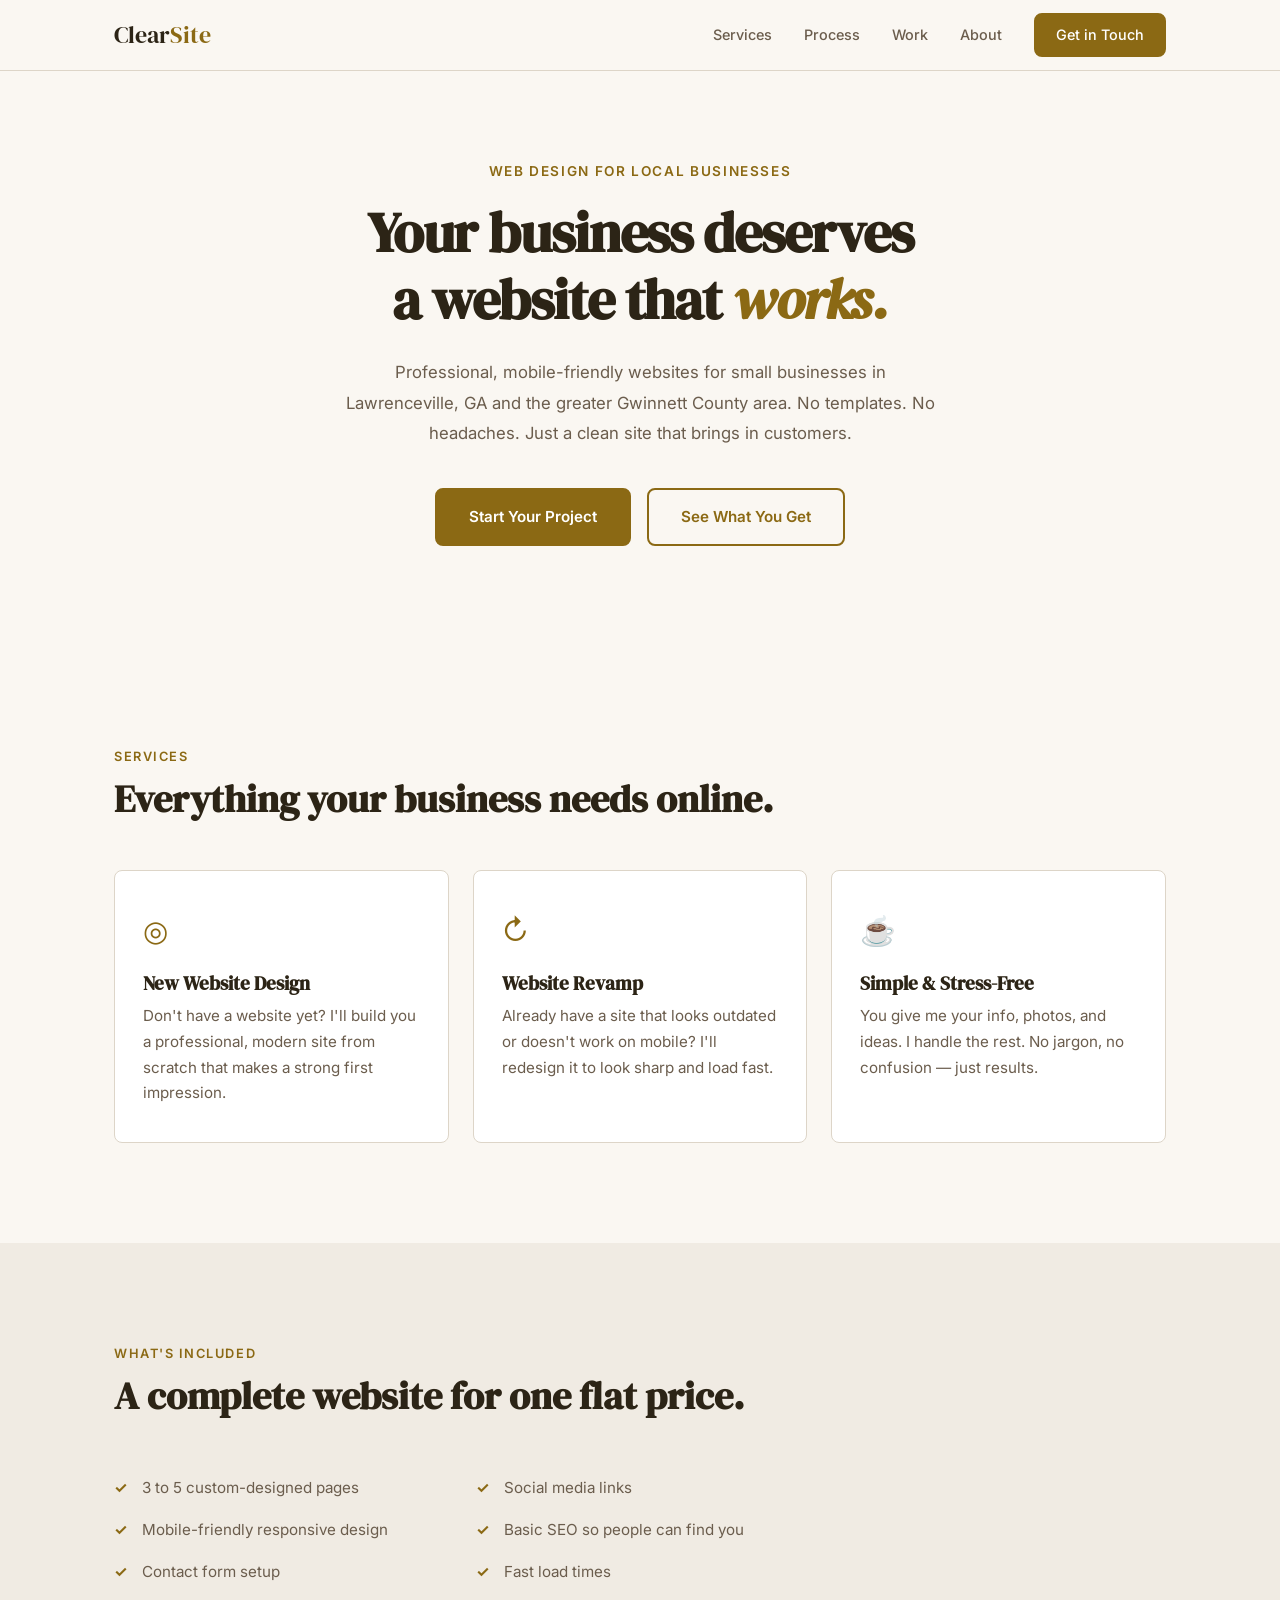
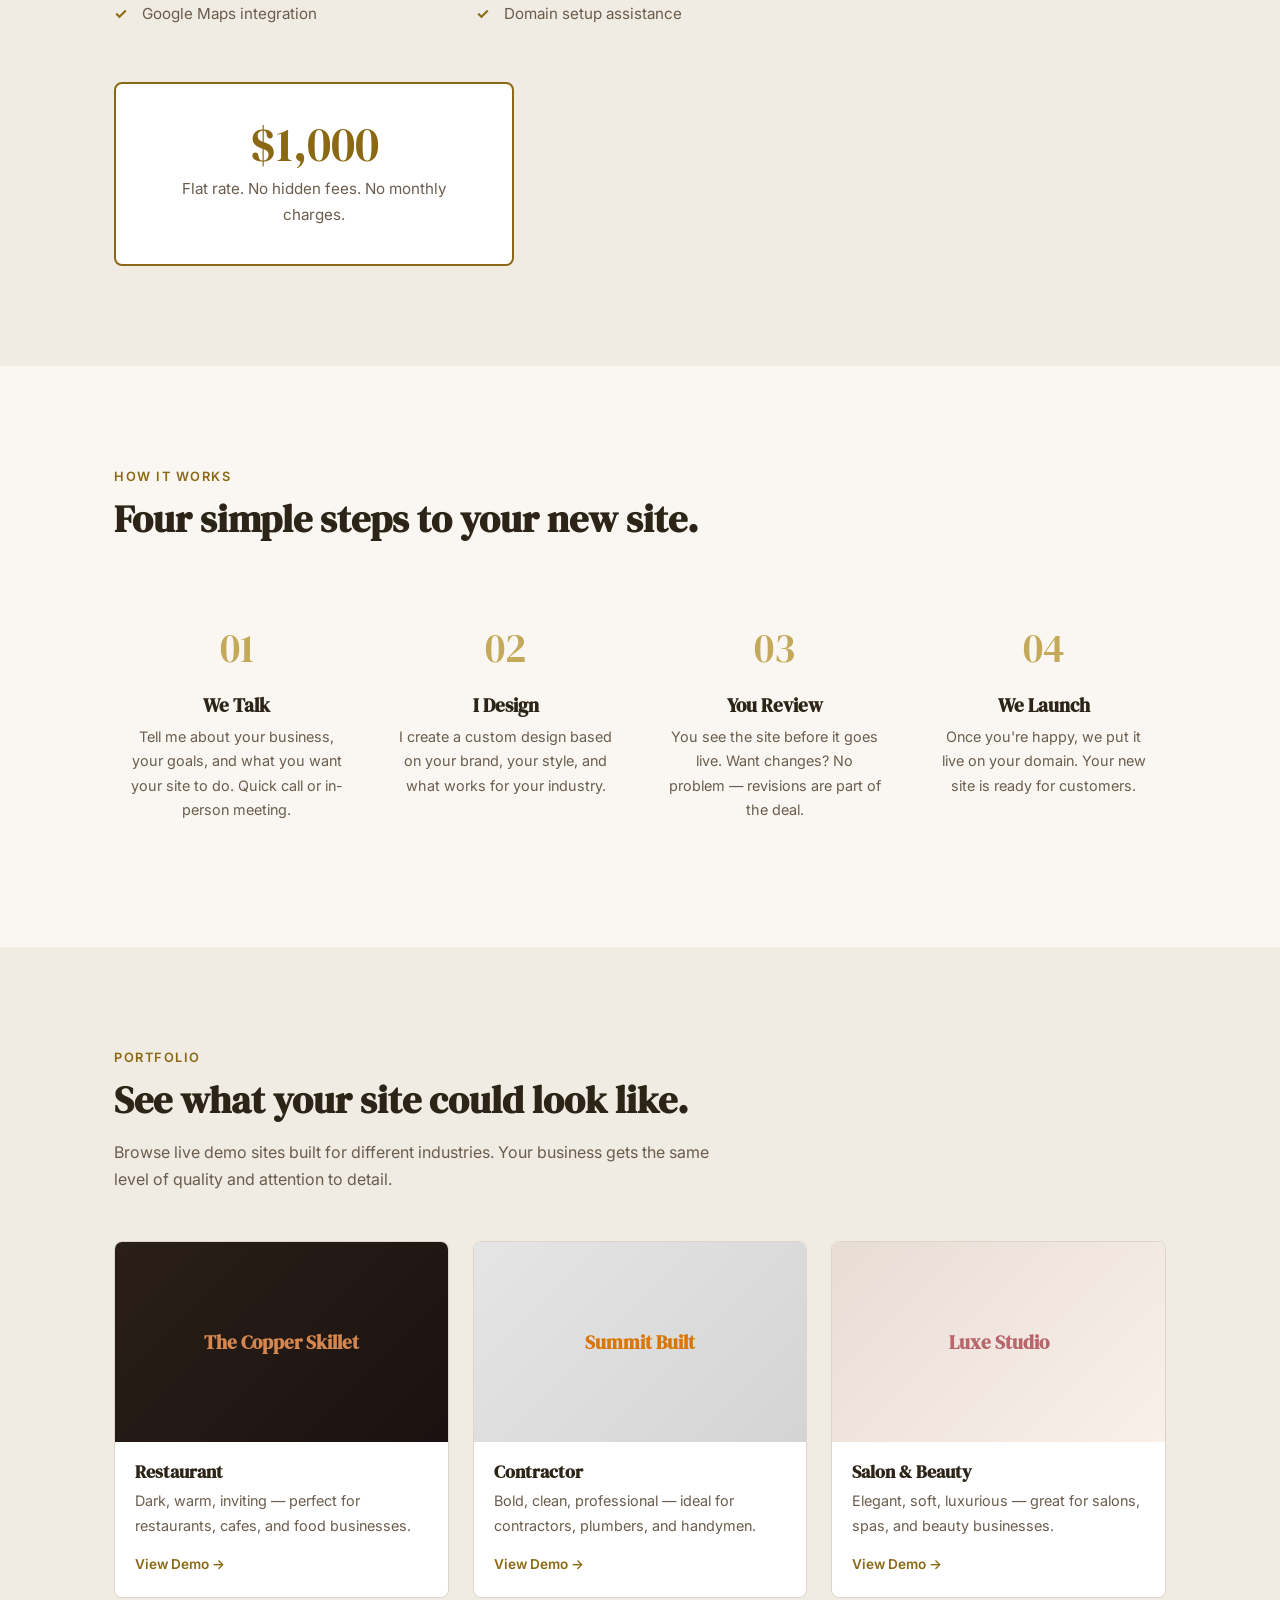
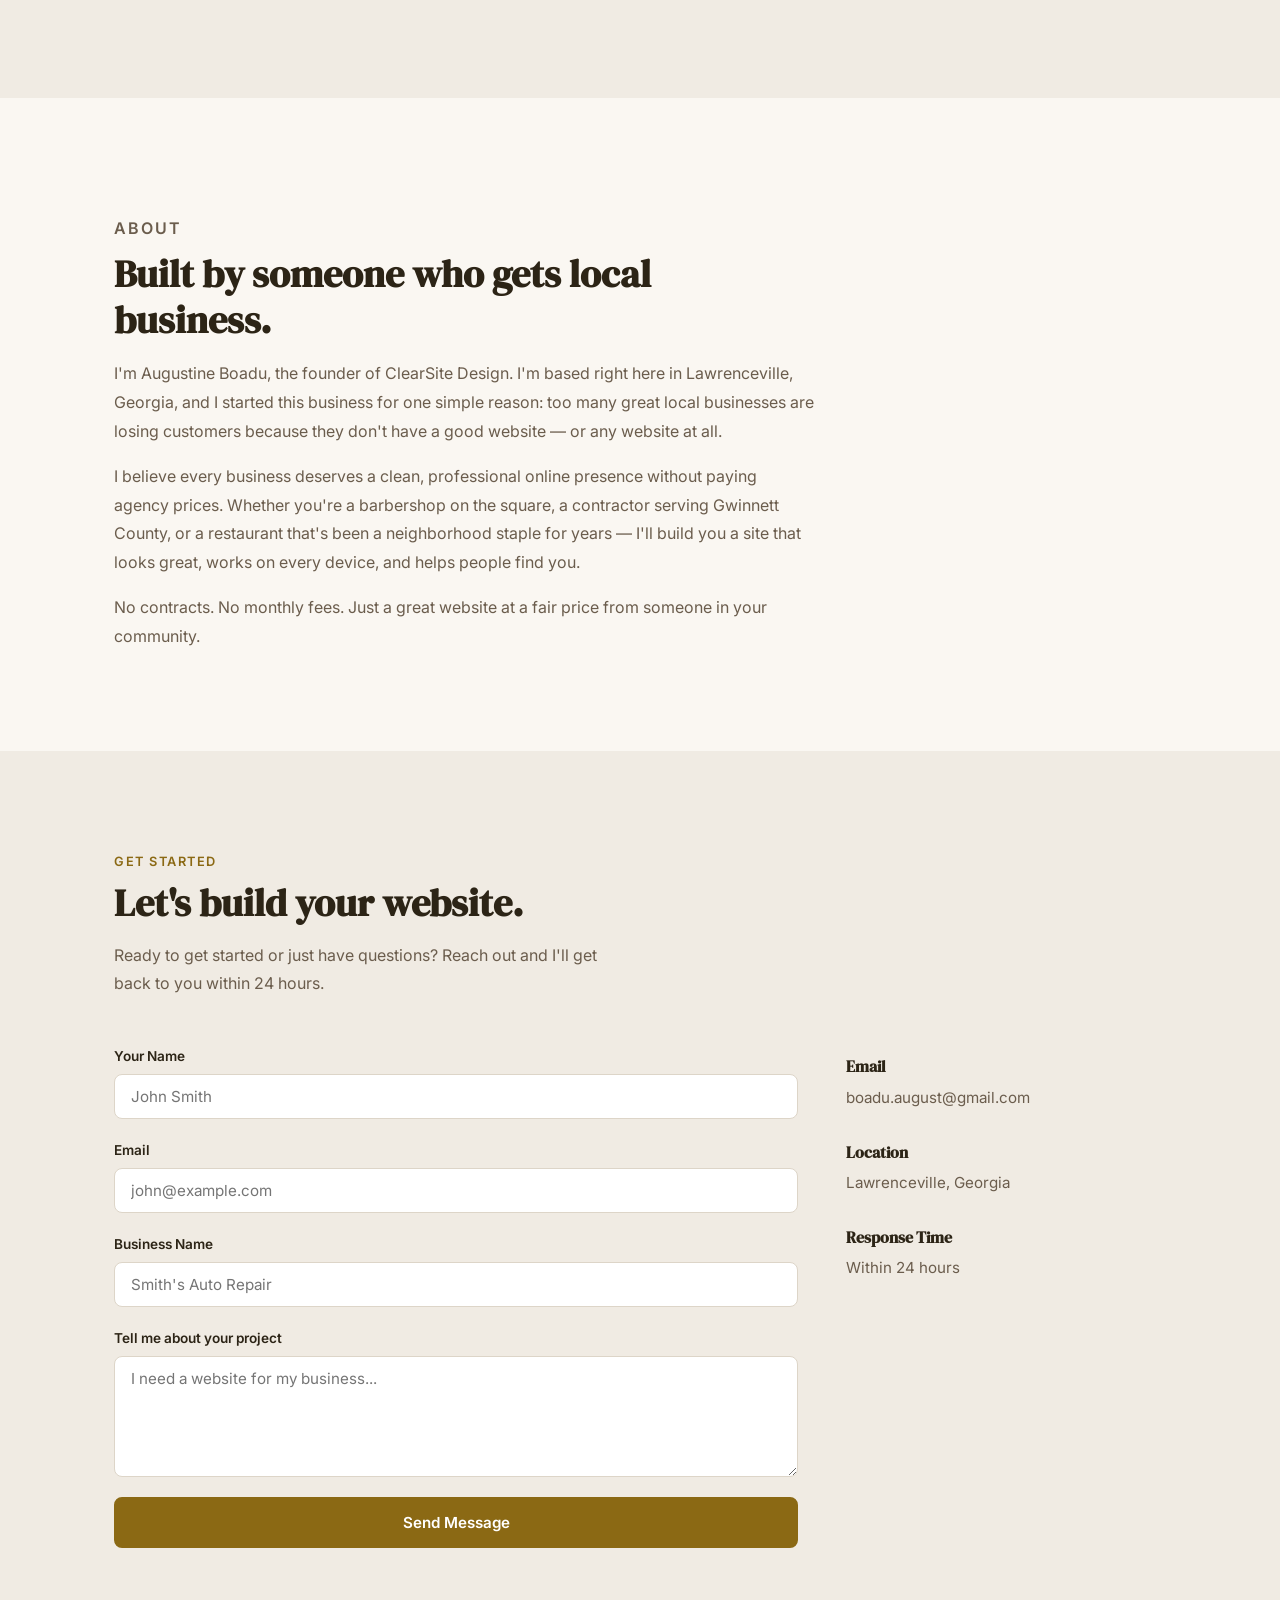
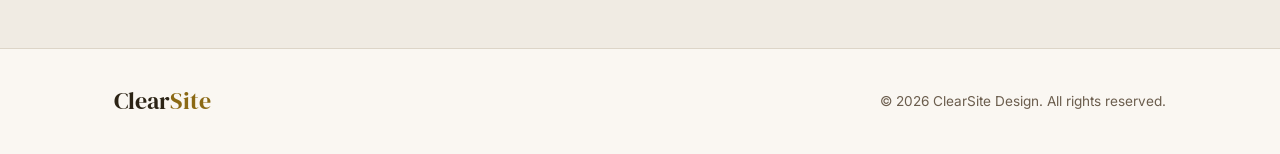
<file: index.html>
<!DOCTYPE html>
<html lang="en">
<head>
    <meta charset="UTF-8">
    <meta name="viewport" content="width=device-width, initial-scale=1.0">
    <meta name="description" content="ClearSite Design — Professional web design for local businesses in Lawrenceville, GA and the greater Gwinnett County area.">
    <title>ClearSite Design | Web Design for Local Businesses</title>
    <link rel="preconnect" href="https://fonts.googleapis.com">
    <link rel="preconnect" href="https://fonts.gstatic.com" crossorigin>
    <link href="https://fonts.googleapis.com/css2?family=DM+Serif+Display&family=Inter:wght@400;500;600&display=swap" rel="stylesheet">
    <link rel="stylesheet" href="styles.css">
</head>
<body>
    <!-- Navigation -->
    <nav class="nav" id="nav">
        <div class="container nav-container">
            <a href="#" class="logo">Clear<span>Site</span></a>
            <button class="nav-toggle" id="nav-toggle" aria-label="Toggle menu">
                <span></span>
                <span></span>
                <span></span>
            </button>
            <ul class="nav-links" id="nav-links">
                <li><a href="#services">Services</a></li>
                <li><a href="#process">Process</a></li>
                <li><a href="#work">Work</a></li>
                <li><a href="#about">About</a></li>
                <li><a href="#contact" class="btn btn-sm">Get in Touch</a></li>
            </ul>
        </div>
    </nav>

    <!-- Hero -->
    <header class="hero">
        <div class="container">
            <p class="hero-tag">Web Design for Local Businesses</p>
            <h1>Your business deserves<br>a website that <em>works.</em></h1>
            <p class="hero-sub">Professional, mobile-friendly websites for small businesses in Lawrenceville, GA and the greater Gwinnett County area. No templates. No headaches. Just a clean site that brings in customers.</p>
            <div class="hero-actions">
                <a href="#contact" class="btn">Start Your Project</a>
                <a href="#services" class="btn btn-outline">See What You Get</a>
            </div>
        </div>
    </header>

    <!-- Services -->
    <section class="section" id="services">
        <div class="container">
            <p class="section-tag">Services</p>
            <h2>Everything your business needs online.</h2>
            <div class="services-grid">
                <div class="card">
                    <div class="card-icon">&#9678;</div>
                    <h3>New Website Design</h3>
                    <p>Don't have a website yet? I'll build you a professional, modern site from scratch that makes a strong first impression.</p>
                </div>
                <div class="card">
                    <div class="card-icon">&#8635;</div>
                    <h3>Website Revamp</h3>
                    <p>Already have a site that looks outdated or doesn't work on mobile? I'll redesign it to look sharp and load fast.</p>
                </div>
                <div class="card">
                    <div class="card-icon">&#9749;</div>
                    <h3>Simple & Stress-Free</h3>
                    <p>You give me your info, photos, and ideas. I handle the rest. No jargon, no confusion — just results.</p>
                </div>
            </div>
        </div>
    </section>

    <!-- What's Included -->
    <section class="section section-alt" id="included">
        <div class="container">
            <p class="section-tag">What's Included</p>
            <h2>A complete website for one flat price.</h2>
            <div class="included-grid">
                <ul class="check-list">
                    <li>3 to 5 custom-designed pages</li>
                    <li>Mobile-friendly responsive design</li>
                    <li>Contact form setup</li>
                    <li>Google Maps integration</li>
                </ul>
                <ul class="check-list">
                    <li>Social media links</li>
                    <li>Basic SEO so people can find you</li>
                    <li>Fast load times</li>
                    <li>Domain setup assistance</li>
                </ul>
            </div>
            <div class="pricing-callout">
                <p class="price">$1,000</p>
                <p class="price-desc">Flat rate. No hidden fees. No monthly charges.</p>
            </div>
        </div>
    </section>

    <!-- Process -->
    <section class="section" id="process">
        <div class="container">
            <p class="section-tag">How It Works</p>
            <h2>Four simple steps to your new site.</h2>
            <div class="process-grid">
                <div class="step">
                    <div class="step-num">01</div>
                    <h3>We Talk</h3>
                    <p>Tell me about your business, your goals, and what you want your site to do. Quick call or in-person meeting.</p>
                </div>
                <div class="step">
                    <div class="step-num">02</div>
                    <h3>I Design</h3>
                    <p>I create a custom design based on your brand, your style, and what works for your industry.</p>
                </div>
                <div class="step">
                    <div class="step-num">03</div>
                    <h3>You Review</h3>
                    <p>You see the site before it goes live. Want changes? No problem — revisions are part of the deal.</p>
                </div>
                <div class="step">
                    <div class="step-num">04</div>
                    <h3>We Launch</h3>
                    <p>Once you're happy, we put it live on your domain. Your new site is ready for customers.</p>
                </div>
            </div>
        </div>
    </section>

    <!-- Work / Portfolio -->
    <section class="section section-alt" id="work">
        <div class="container">
            <p class="section-tag">Portfolio</p>
            <h2>See what your site could look like.</h2>
            <p class="portfolio-sub">Browse live demo sites built for different industries. Your business gets the same level of quality and attention to detail.</p>
            <div class="portfolio-grid">
                <a href="/demos/restaurant/" class="portfolio-card portfolio-link">
                    <div class="portfolio-placeholder" style="background: linear-gradient(135deg, #2A1F18, #1A1210);">
                        <span style="color: #D4874E;">The Copper Skillet</span>
                    </div>
                    <div class="portfolio-info">
                        <h3>Restaurant</h3>
                        <p>Dark, warm, inviting — perfect for restaurants, cafes, and food businesses.</p>
                        <span class="view-demo">View Demo &rarr;</span>
                    </div>
                </a>
                <a href="/demos/contractor/" class="portfolio-card portfolio-link">
                    <div class="portfolio-placeholder" style="background: linear-gradient(135deg, #E5E5E5, #D4D4D4);">
                        <span style="color: #D97706;">Summit Built</span>
                    </div>
                    <div class="portfolio-info">
                        <h3>Contractor</h3>
                        <p>Bold, clean, professional — ideal for contractors, plumbers, and handymen.</p>
                        <span class="view-demo">View Demo &rarr;</span>
                    </div>
                </a>
                <a href="/demos/salon/" class="portfolio-card portfolio-link">
                    <div class="portfolio-placeholder" style="background: linear-gradient(135deg, #E8DDD5, #F9F0EA);">
                        <span style="color: #B8656C;">Luxe Studio</span>
                    </div>
                    <div class="portfolio-info">
                        <h3>Salon & Beauty</h3>
                        <p>Elegant, soft, luxurious — great for salons, spas, and beauty businesses.</p>
                        <span class="view-demo">View Demo &rarr;</span>
                    </div>
                </a>
            </div>
        </div>
    </section>

    <!-- About -->
    <section class="section" id="about">
        <div class="container">
            <div class="about-content">
                <p class="section-tag">About</p>
                <h2>Built by someone who gets local business.</h2>
                <p>I'm Augustine Boadu, the founder of ClearSite Design. I'm based right here in Lawrenceville, Georgia, and I started this business for one simple reason: too many great local businesses are losing customers because they don't have a good website — or any website at all.</p>
                <p>I believe every business deserves a clean, professional online presence without paying agency prices. Whether you're a barbershop on the square, a contractor serving Gwinnett County, or a restaurant that's been a neighborhood staple for years — I'll build you a site that looks great, works on every device, and helps people find you.</p>
                <p>No contracts. No monthly fees. Just a great website at a fair price from someone in your community.</p>
            </div>
        </div>
    </section>

    <!-- Contact -->
    <section class="section section-alt" id="contact">
        <div class="container">
            <p class="section-tag">Get Started</p>
            <h2>Let's build your website.</h2>
            <p class="contact-sub">Ready to get started or just have questions? Reach out and I'll get back to you within 24 hours.</p>
            <div class="contact-content">
                <form class="contact-form" id="contact-form" action="https://formsubmit.co/boadu.august@gmail.com" method="POST">
                    <input type="hidden" name="_subject" value="New inquiry from ClearSite Design website">
                    <input type="hidden" name="_captcha" value="false">
                    <input type="hidden" name="_next" value="https://clearsitedesigns.com/thank-you">
                    <div class="form-group">
                        <label for="name">Your Name</label>
                        <input type="text" id="name" name="name" required placeholder="John Smith">
                    </div>
                    <div class="form-group">
                        <label for="email">Email</label>
                        <input type="email" id="email" name="email" required placeholder="john@example.com">
                    </div>
                    <div class="form-group">
                        <label for="business">Business Name</label>
                        <input type="text" id="business" name="business" placeholder="Smith's Auto Repair">
                    </div>
                    <div class="form-group">
                        <label for="message">Tell me about your project</label>
                        <textarea id="message" name="message" rows="5" required placeholder="I need a website for my business..."></textarea>
                    </div>
                    <button type="submit" class="btn btn-full">Send Message</button>
                </form>
                <div class="contact-info">
                    <div class="info-item">
                        <h4>Email</h4>
                        <a href="mailto:boadu.august@gmail.com">boadu.august@gmail.com</a>
                    </div>
                    <div class="info-item">
                        <h4>Location</h4>
                        <p>Lawrenceville, Georgia</p>
                    </div>
                    <div class="info-item">
                        <h4>Response Time</h4>
                        <p>Within 24 hours</p>
                    </div>
                </div>
            </div>
        </div>
    </section>

    <!-- Footer -->
    <footer class="footer">
        <div class="container footer-container">
            <a href="#" class="logo">Clear<span>Site</span></a>
            <p>&copy; 2026 ClearSite Design. All rights reserved.</p>
        </div>
    </footer>

    <script src="script.js"></script>
</body>
</html>
</file>
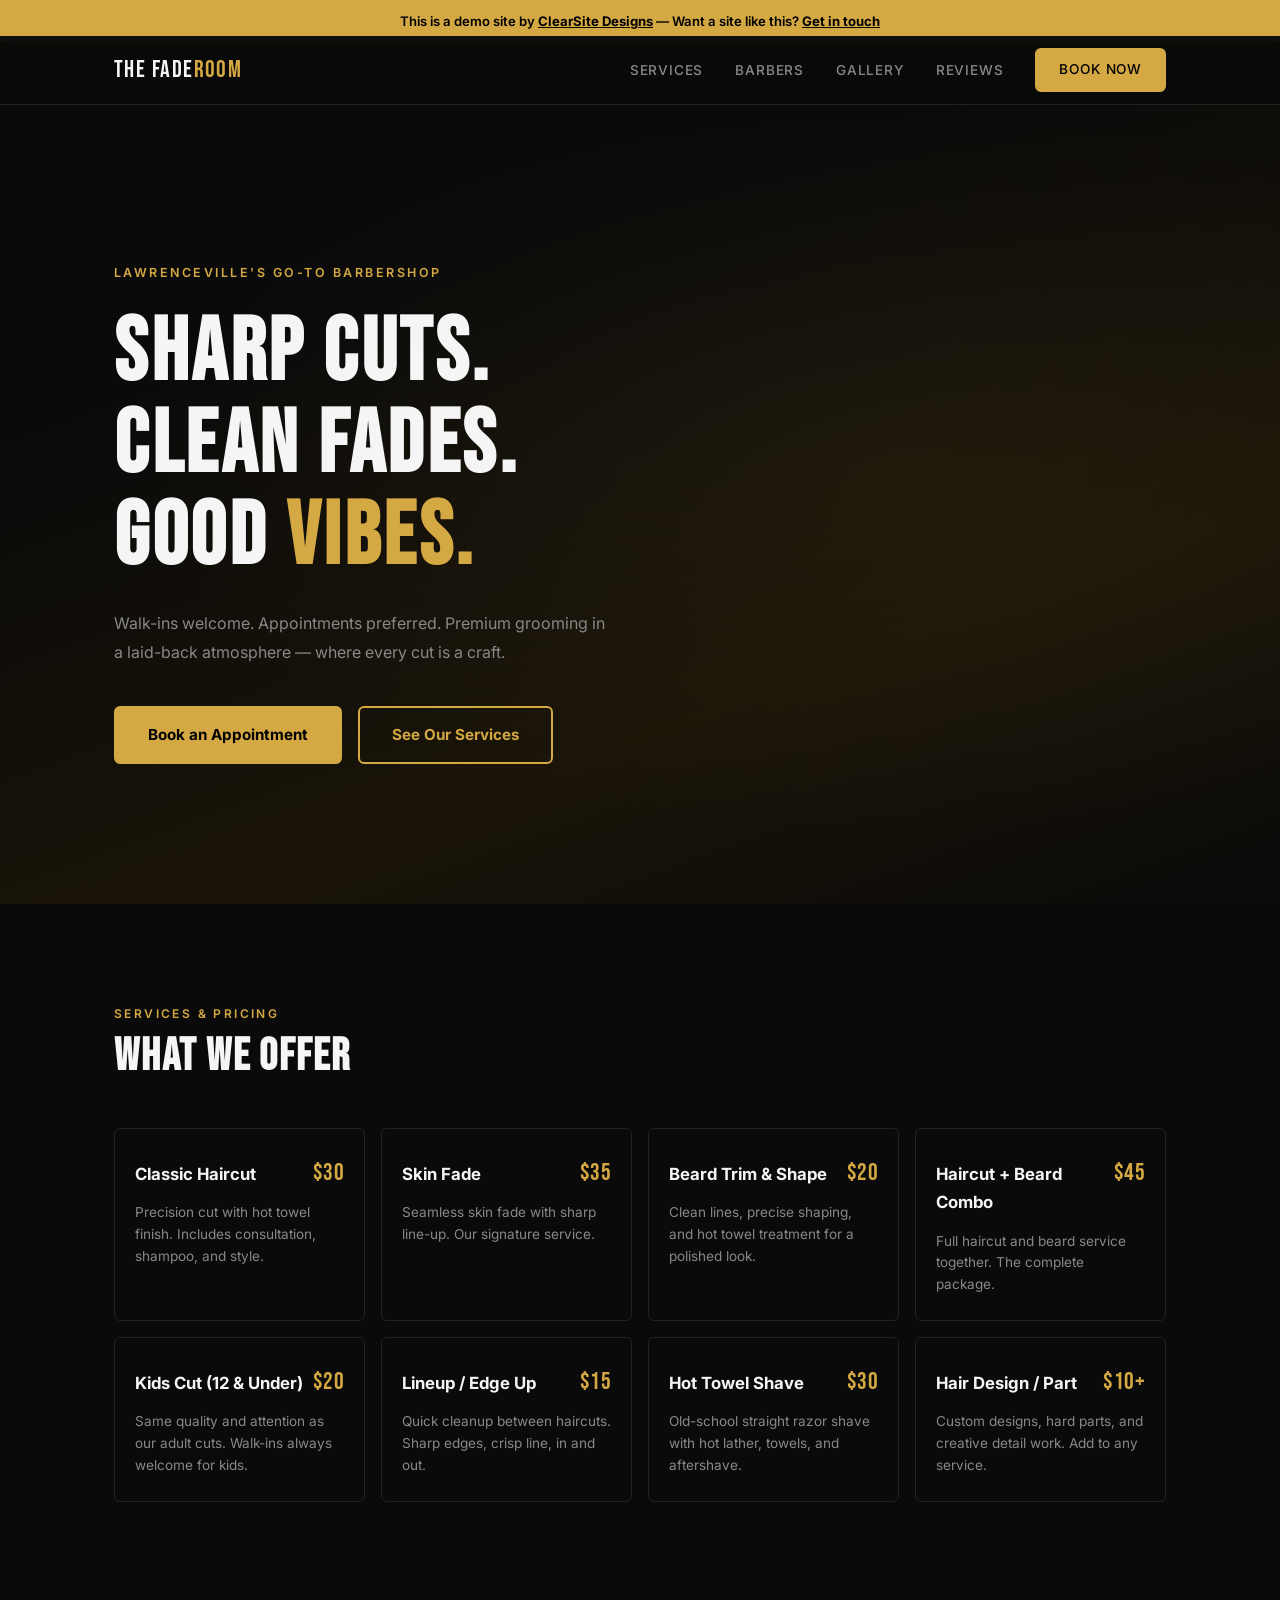
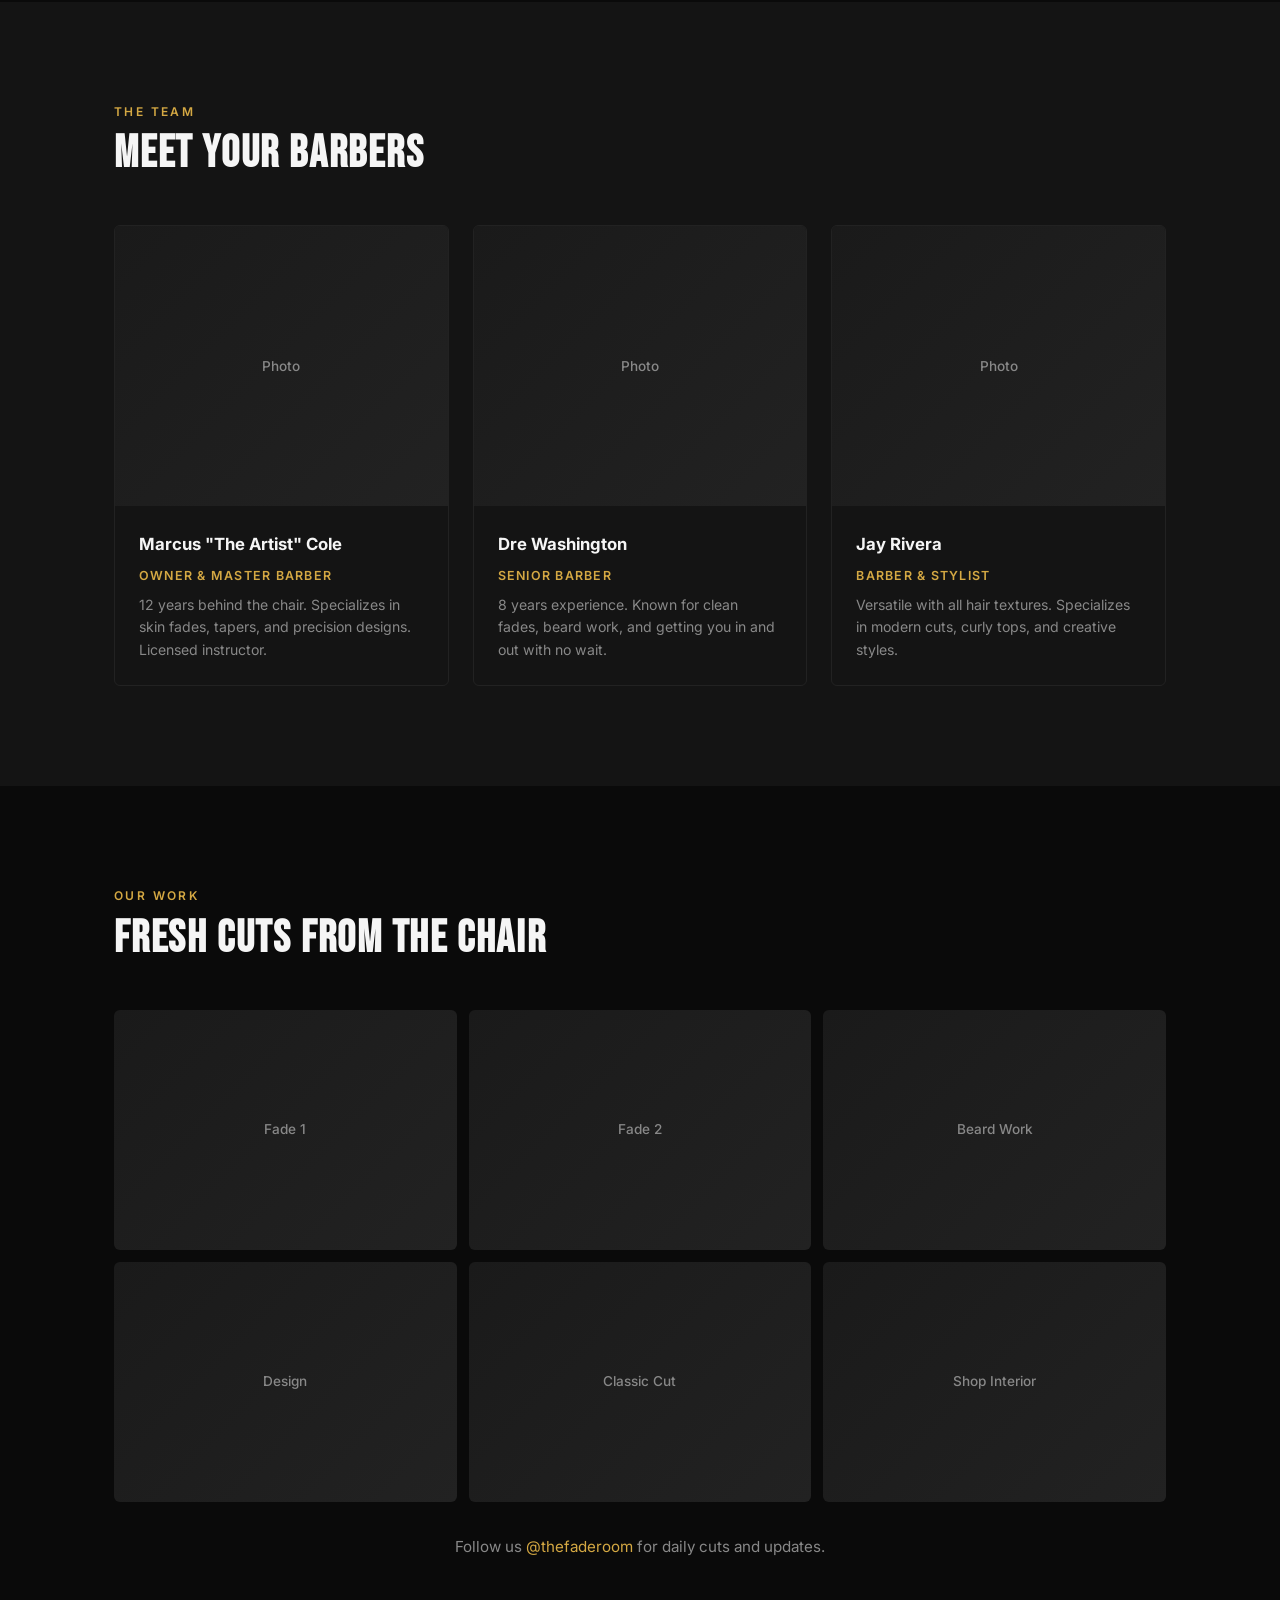
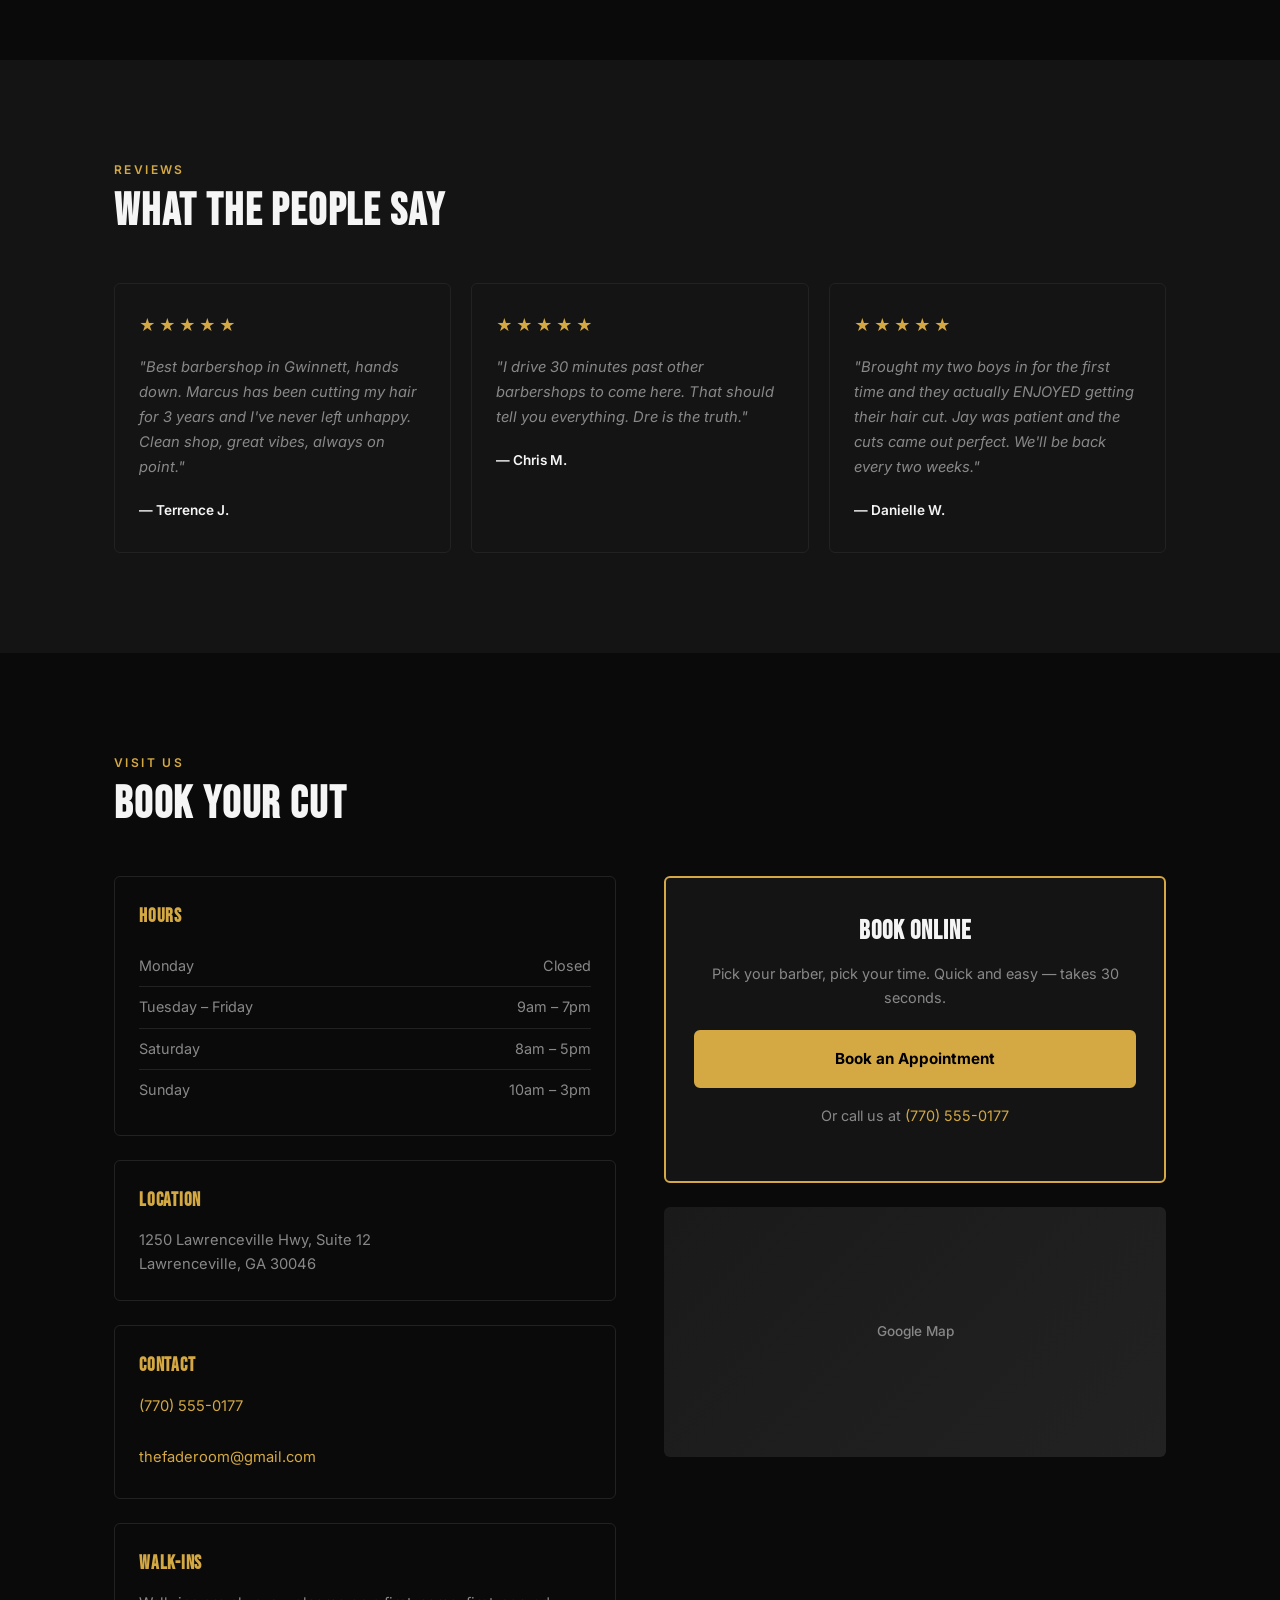
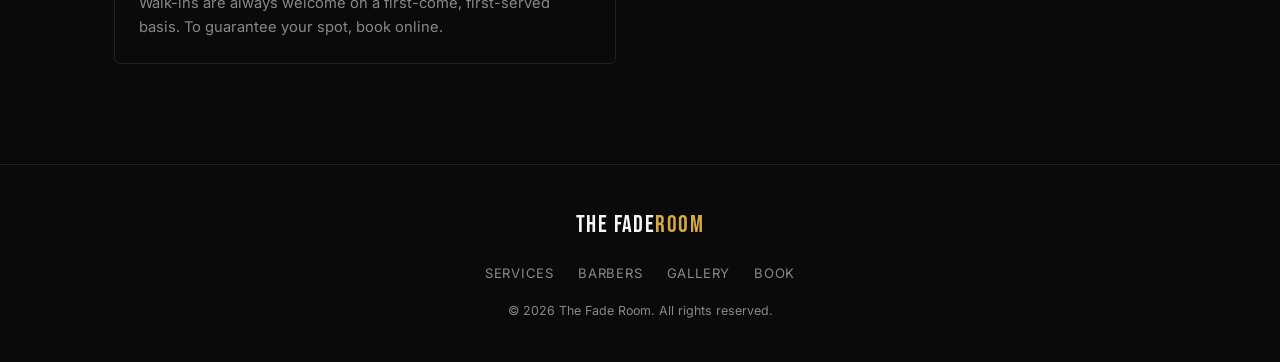
<file: demos/barbershop/index.html>
<!DOCTYPE html>
<html lang="en">
<head>
    <meta charset="UTF-8">
    <meta name="viewport" content="width=device-width, initial-scale=1.0">
    <meta name="description" content="The Fade Room — Premium cuts, sharp fades, and a laid-back atmosphere. Lawrenceville's go-to barbershop.">
    <title>The Fade Room | Barbershop — Lawrenceville, GA</title>
    <link rel="preconnect" href="https://fonts.googleapis.com">
    <link rel="preconnect" href="https://fonts.gstatic.com" crossorigin>
    <link href="https://fonts.googleapis.com/css2?family=Bebas+Neue&family=Inter:wght@400;500;600;700&display=swap" rel="stylesheet">
    <link rel="stylesheet" href="styles.css">
</head>
<body>
    <!-- Demo Banner -->
    <div class="demo-banner">
        This is a demo site by <a href="https://clearsitedesigns.com">ClearSite Designs</a> — Want a site like this? <a href="https://clearsitedesigns.com/#contact">Get in touch</a>
    </div>

    <!-- Navigation -->
    <nav class="nav" id="nav">
        <div class="container nav-container">
            <a href="#" class="logo">THE FADE<span>ROOM</span></a>
            <button class="nav-toggle" id="nav-toggle" aria-label="Toggle menu">
                <span></span>
                <span></span>
                <span></span>
            </button>
            <ul class="nav-links" id="nav-links">
                <li><a href="#services">Services</a></li>
                <li><a href="#barbers">Barbers</a></li>
                <li><a href="#gallery">Gallery</a></li>
                <li><a href="#reviews">Reviews</a></li>
                <li><a href="#visit" class="btn btn-sm">Book Now</a></li>
            </ul>
        </div>
    </nav>

    <!-- Hero -->
    <header class="hero">
        <div class="hero-bg"></div>
        <div class="container hero-content">
            <p class="hero-tag">Lawrenceville's Go-To Barbershop</p>
            <h1>SHARP CUTS.<br>CLEAN FADES.<br>GOOD <span class="accent">VIBES.</span></h1>
            <p class="hero-sub">Walk-ins welcome. Appointments preferred. Premium grooming in a laid-back atmosphere — where every cut is a craft.</p>
            <div class="hero-actions">
                <a href="#visit" class="btn">Book an Appointment</a>
                <a href="#services" class="btn btn-outline">See Our Services</a>
            </div>
        </div>
    </header>

    <!-- Services & Pricing -->
    <section class="section" id="services">
        <div class="container">
            <p class="section-tag">Services & Pricing</p>
            <h2>WHAT WE OFFER</h2>
            <div class="services-grid">
                <div class="service-card">
                    <div class="service-header">
                        <h3>Classic Haircut</h3>
                        <span class="price">$30</span>
                    </div>
                    <p>Precision cut with hot towel finish. Includes consultation, shampoo, and style.</p>
                </div>
                <div class="service-card">
                    <div class="service-header">
                        <h3>Skin Fade</h3>
                        <span class="price">$35</span>
                    </div>
                    <p>Seamless skin fade with sharp line-up. Our signature service.</p>
                </div>
                <div class="service-card">
                    <div class="service-header">
                        <h3>Beard Trim & Shape</h3>
                        <span class="price">$20</span>
                    </div>
                    <p>Clean lines, precise shaping, and hot towel treatment for a polished look.</p>
                </div>
                <div class="service-card">
                    <div class="service-header">
                        <h3>Haircut + Beard Combo</h3>
                        <span class="price">$45</span>
                    </div>
                    <p>Full haircut and beard service together. The complete package.</p>
                </div>
                <div class="service-card">
                    <div class="service-header">
                        <h3>Kids Cut (12 & Under)</h3>
                        <span class="price">$20</span>
                    </div>
                    <p>Same quality and attention as our adult cuts. Walk-ins always welcome for kids.</p>
                </div>
                <div class="service-card">
                    <div class="service-header">
                        <h3>Lineup / Edge Up</h3>
                        <span class="price">$15</span>
                    </div>
                    <p>Quick cleanup between haircuts. Sharp edges, crisp line, in and out.</p>
                </div>
                <div class="service-card">
                    <div class="service-header">
                        <h3>Hot Towel Shave</h3>
                        <span class="price">$30</span>
                    </div>
                    <p>Old-school straight razor shave with hot lather, towels, and aftershave.</p>
                </div>
                <div class="service-card">
                    <div class="service-header">
                        <h3>Hair Design / Part</h3>
                        <span class="price">$10+</span>
                    </div>
                    <p>Custom designs, hard parts, and creative detail work. Add to any service.</p>
                </div>
            </div>
        </div>
    </section>

    <!-- Barbers -->
    <section class="section section-dark" id="barbers">
        <div class="container">
            <p class="section-tag">The Team</p>
            <h2>MEET YOUR BARBERS</h2>
            <div class="barbers-grid">
                <div class="barber-card">
                    <div class="image-placeholder barber-photo">Photo</div>
                    <div class="barber-info">
                        <h3>Marcus "The Artist" Cole</h3>
                        <p class="barber-role">Owner & Master Barber</p>
                        <p>12 years behind the chair. Specializes in skin fades, tapers, and precision designs. Licensed instructor.</p>
                    </div>
                </div>
                <div class="barber-card">
                    <div class="image-placeholder barber-photo">Photo</div>
                    <div class="barber-info">
                        <h3>Dre Washington</h3>
                        <p class="barber-role">Senior Barber</p>
                        <p>8 years experience. Known for clean fades, beard work, and getting you in and out with no wait.</p>
                    </div>
                </div>
                <div class="barber-card">
                    <div class="image-placeholder barber-photo">Photo</div>
                    <div class="barber-info">
                        <h3>Jay Rivera</h3>
                        <p class="barber-role">Barber & Stylist</p>
                        <p>Versatile with all hair textures. Specializes in modern cuts, curly tops, and creative styles.</p>
                    </div>
                </div>
            </div>
        </div>
    </section>

    <!-- Gallery -->
    <section class="section" id="gallery">
        <div class="container">
            <p class="section-tag">Our Work</p>
            <h2>FRESH CUTS FROM THE CHAIR</h2>
            <div class="gallery-grid">
                <div class="gallery-item"><div class="image-placeholder gallery-photo">Fade 1</div></div>
                <div class="gallery-item"><div class="image-placeholder gallery-photo">Fade 2</div></div>
                <div class="gallery-item"><div class="image-placeholder gallery-photo">Beard Work</div></div>
                <div class="gallery-item"><div class="image-placeholder gallery-photo">Design</div></div>
                <div class="gallery-item"><div class="image-placeholder gallery-photo">Classic Cut</div></div>
                <div class="gallery-item"><div class="image-placeholder gallery-photo">Shop Interior</div></div>
            </div>
            <p class="gallery-cta">Follow us <a href="#">@thefaderoom</a> for daily cuts and updates.</p>
        </div>
    </section>

    <!-- Reviews -->
    <section class="section section-dark" id="reviews">
        <div class="container">
            <p class="section-tag">Reviews</p>
            <h2>WHAT THE PEOPLE SAY</h2>
            <div class="reviews-grid">
                <div class="review-card">
                    <div class="stars">&#9733;&#9733;&#9733;&#9733;&#9733;</div>
                    <p>"Best barbershop in Gwinnett, hands down. Marcus has been cutting my hair for 3 years and I've never left unhappy. Clean shop, great vibes, always on point."</p>
                    <span class="reviewer">— Terrence J.</span>
                </div>
                <div class="review-card">
                    <div class="stars">&#9733;&#9733;&#9733;&#9733;&#9733;</div>
                    <p>"I drive 30 minutes past other barbershops to come here. That should tell you everything. Dre is the truth."</p>
                    <span class="reviewer">— Chris M.</span>
                </div>
                <div class="review-card">
                    <div class="stars">&#9733;&#9733;&#9733;&#9733;&#9733;</div>
                    <p>"Brought my two boys in for the first time and they actually ENJOYED getting their hair cut. Jay was patient and the cuts came out perfect. We'll be back every two weeks."</p>
                    <span class="reviewer">— Danielle W.</span>
                </div>
            </div>
        </div>
    </section>

    <!-- Visit / Book -->
    <section class="section" id="visit">
        <div class="container">
            <p class="section-tag">Visit Us</p>
            <h2>BOOK YOUR CUT</h2>
            <div class="visit-grid">
                <div class="visit-info">
                    <div class="visit-card">
                        <h3>Hours</h3>
                        <div class="hours-list">
                            <div class="hours-row"><span>Monday</span><span>Closed</span></div>
                            <div class="hours-row"><span>Tuesday – Friday</span><span>9am – 7pm</span></div>
                            <div class="hours-row"><span>Saturday</span><span>8am – 5pm</span></div>
                            <div class="hours-row"><span>Sunday</span><span>10am – 3pm</span></div>
                        </div>
                    </div>
                    <div class="visit-card">
                        <h3>Location</h3>
                        <p>1250 Lawrenceville Hwy, Suite 12<br>Lawrenceville, GA 30046</p>
                    </div>
                    <div class="visit-card">
                        <h3>Contact</h3>
                        <p>
                            <a href="tel:7705550177">(770) 555-0177</a><br>
                            <a href="mailto:thefaderoom@gmail.com">thefaderoom@gmail.com</a>
                        </p>
                    </div>
                    <div class="visit-card">
                        <h3>Walk-Ins</h3>
                        <p>Walk-ins are always welcome on a first-come, first-served basis. To guarantee your spot, book online.</p>
                    </div>
                </div>
                <div class="visit-booking">
                    <div class="booking-box">
                        <h3>Book Online</h3>
                        <p>Pick your barber, pick your time. Quick and easy — takes 30 seconds.</p>
                        <a href="#" class="btn btn-full">Book an Appointment</a>
                        <p class="booking-note">Or call us at <a href="tel:7705550177">(770) 555-0177</a></p>
                    </div>
                    <div class="map-container">
                        <div class="image-placeholder" style="min-height: 250px;">Google Map</div>
                    </div>
                </div>
            </div>
        </div>
    </section>

    <!-- Footer -->
    <footer class="footer">
        <div class="container footer-container">
            <a href="#" class="logo">THE FADE<span>ROOM</span></a>
            <div class="footer-links">
                <a href="#services">Services</a>
                <a href="#barbers">Barbers</a>
                <a href="#gallery">Gallery</a>
                <a href="#visit">Book</a>
            </div>
            <p>&copy; 2026 The Fade Room. All rights reserved.</p>
        </div>
    </footer>

    <script src="script.js"></script>
</body>
</html>
</file>
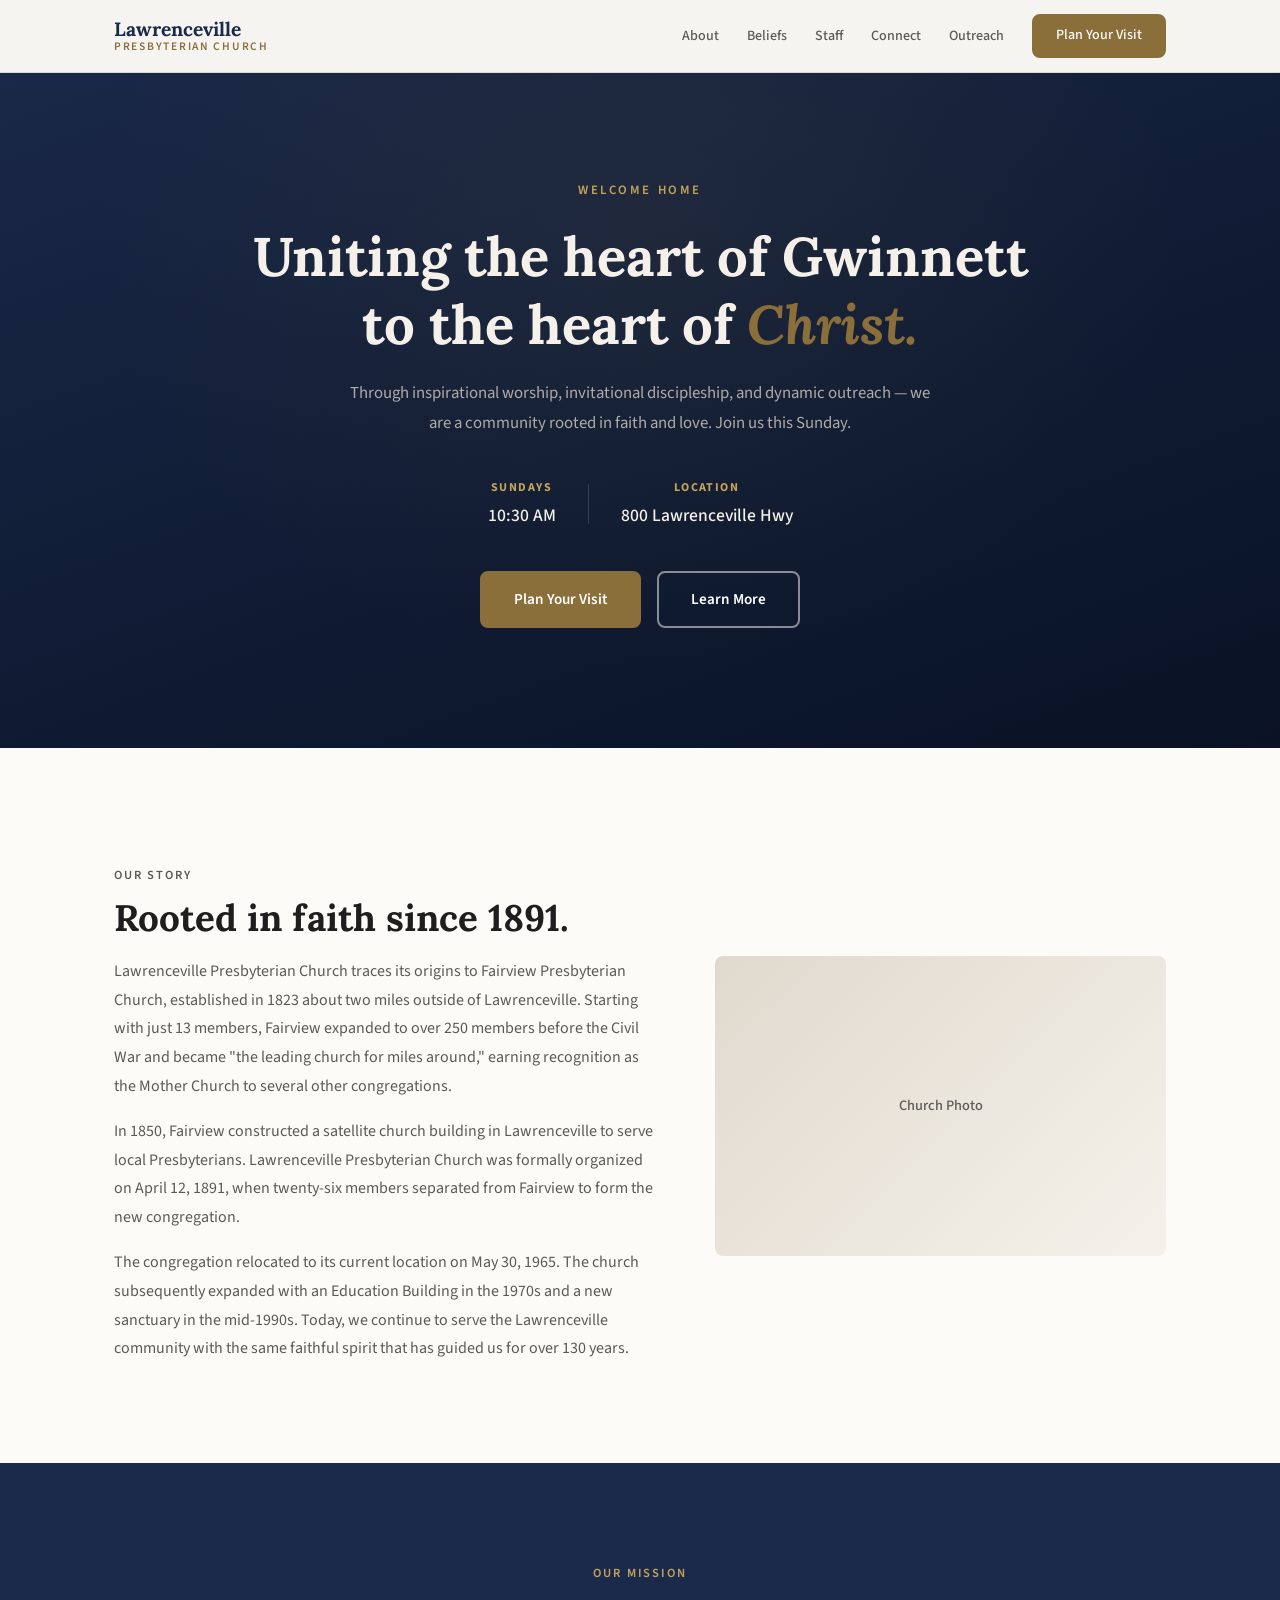
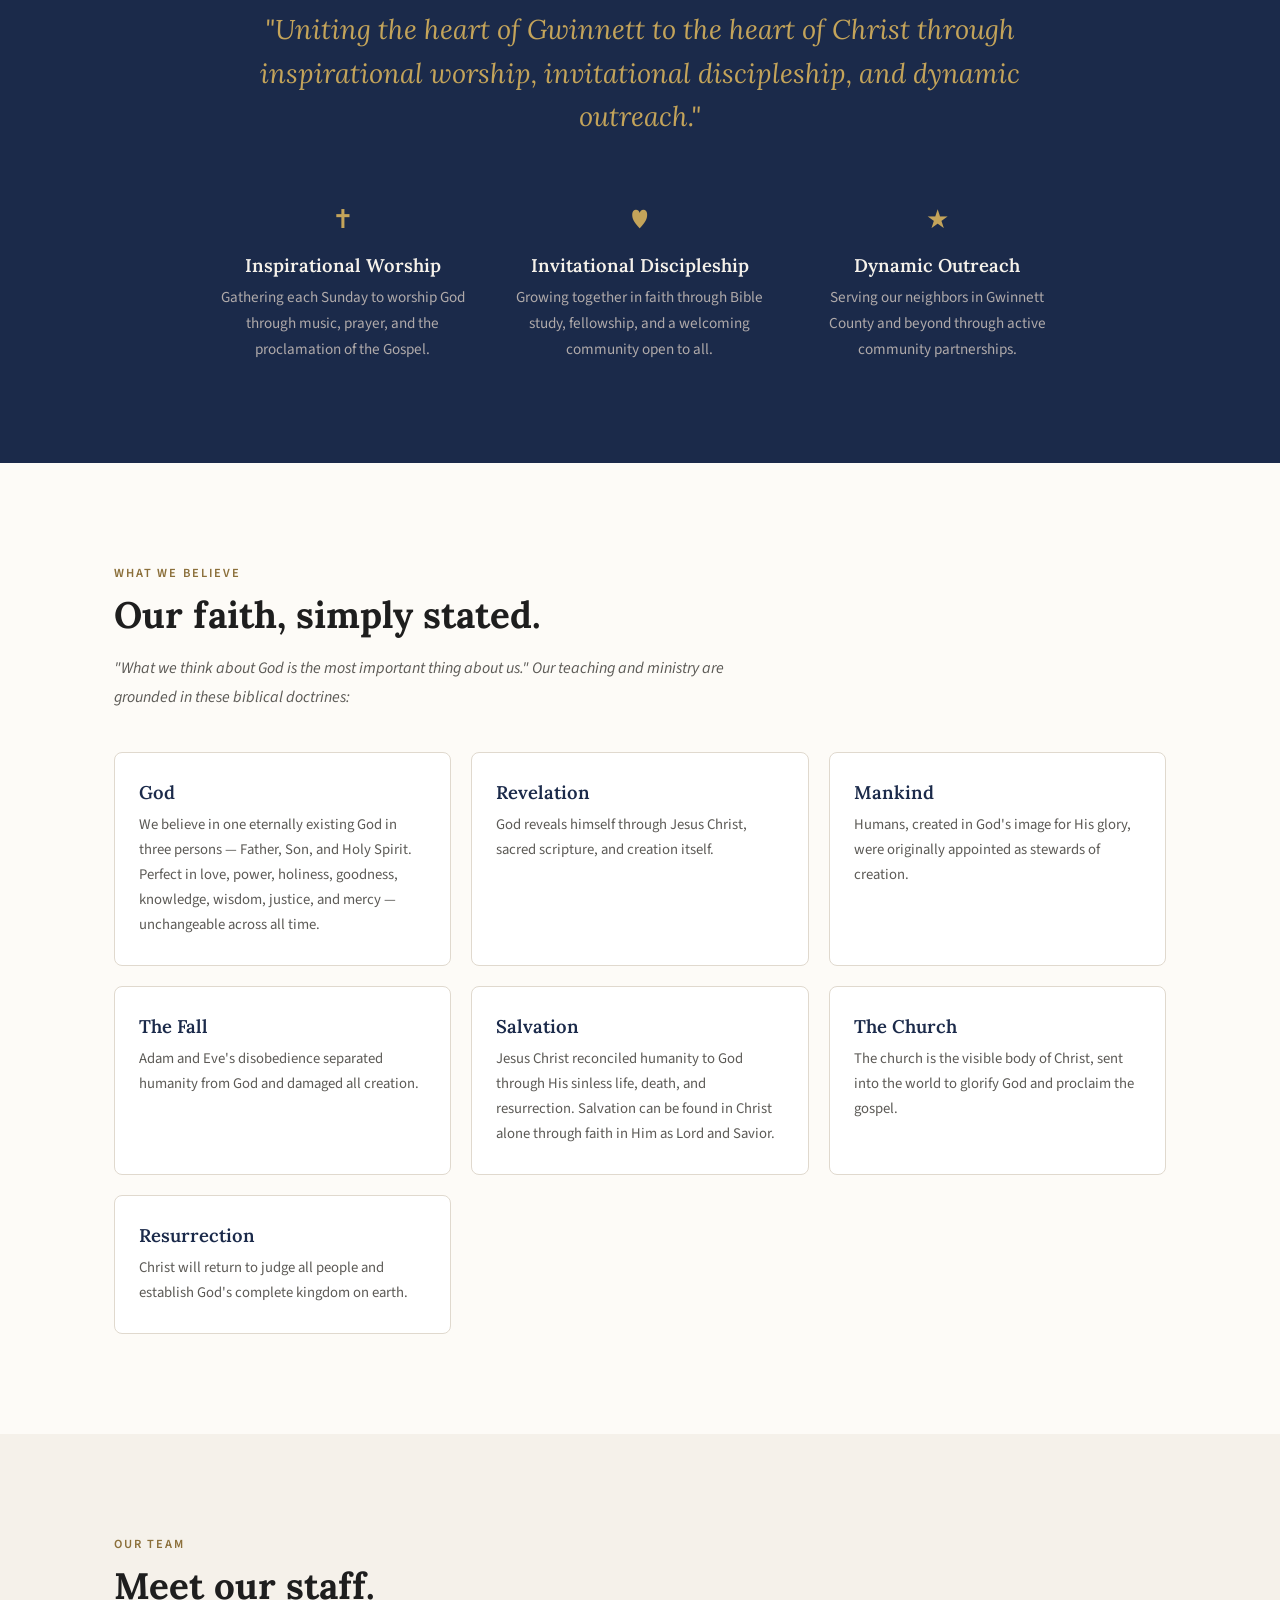
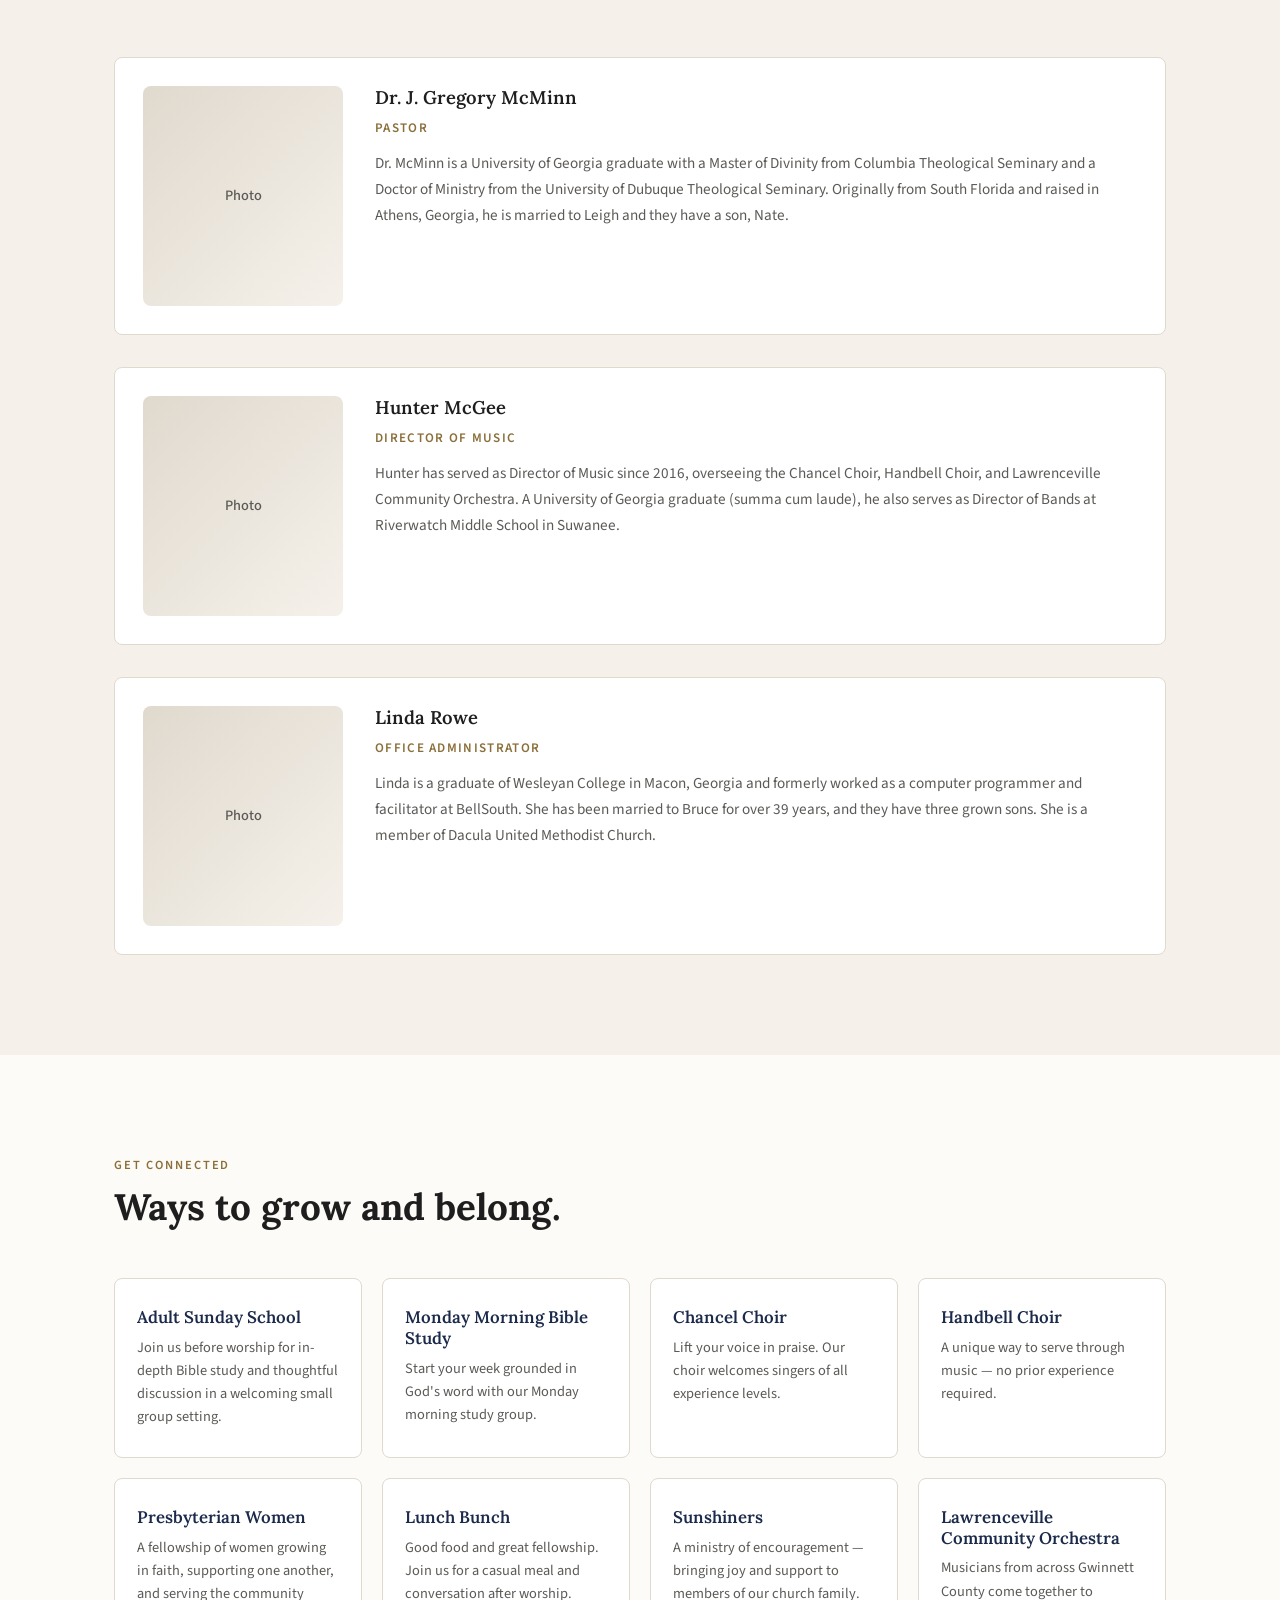
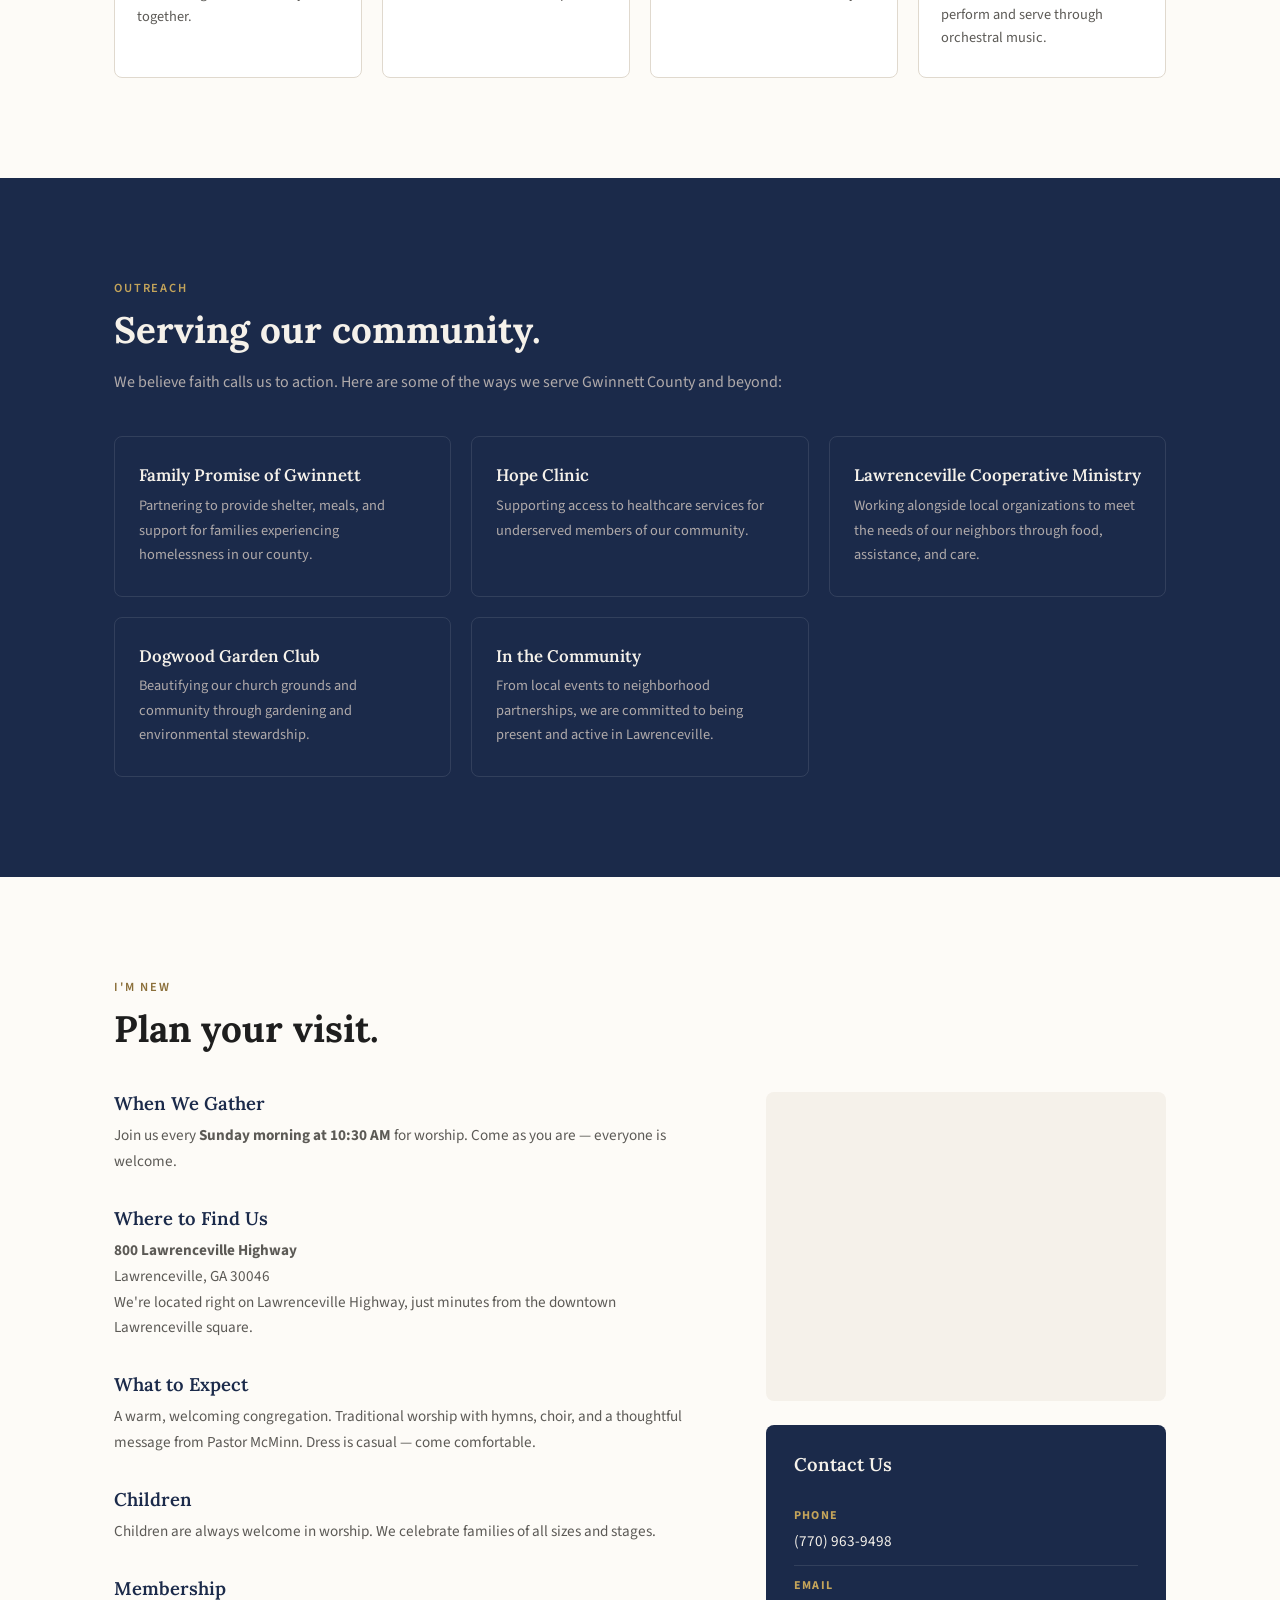
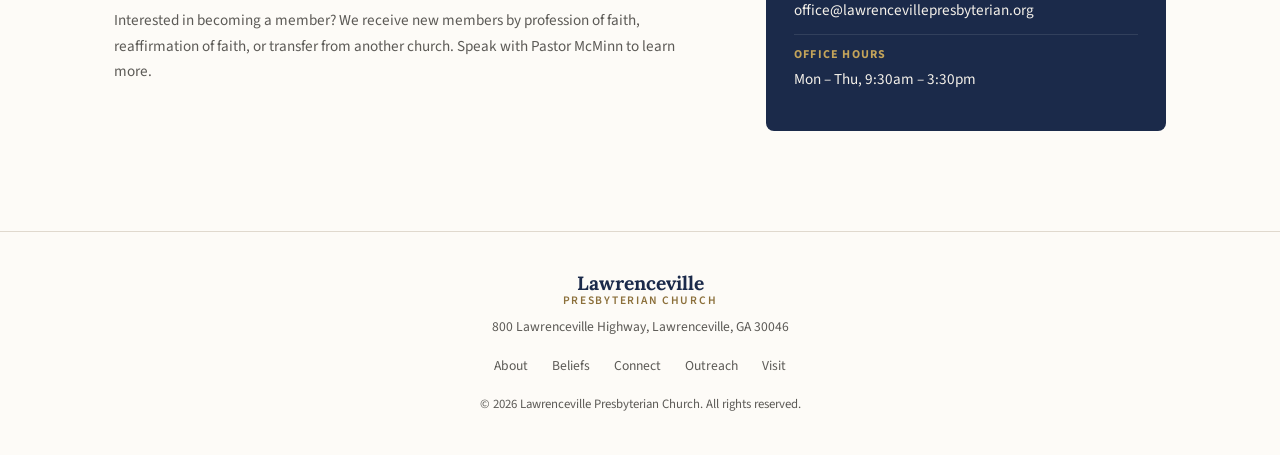
<file: demos/church/index.html>
<!DOCTYPE html>
<html lang="en">
<head>
    <meta charset="UTF-8">
    <meta name="viewport" content="width=device-width, initial-scale=1.0">
    <meta name="description" content="Lawrenceville Presbyterian Church — Uniting the heart of Gwinnett to the heart of Christ. Sunday worship at 10:30am. 800 Lawrenceville Hwy, Lawrenceville, GA 30046.">
    <title>Lawrenceville Presbyterian Church | Lawrenceville, GA</title>
    <link rel="preconnect" href="https://fonts.googleapis.com">
    <link rel="preconnect" href="https://fonts.gstatic.com" crossorigin>
    <link href="https://fonts.googleapis.com/css2?family=Lora:ital,wght@0,400;0,600;0,700;1,400&family=Source+Sans+3:wght@400;500;600&display=swap" rel="stylesheet">
    <link rel="stylesheet" href="styles.css">
</head>
<body>
    <!-- Navigation -->
    <nav class="nav" id="nav">
        <div class="container nav-container">
            <a href="#" class="logo">
                <span class="logo-name">Lawrenceville</span>
                <span class="logo-sub">Presbyterian Church</span>
            </a>
            <button class="nav-toggle" id="nav-toggle" aria-label="Toggle menu">
                <span></span>
                <span></span>
                <span></span>
            </button>
            <ul class="nav-links" id="nav-links">
                <li><a href="#about">About</a></li>
                <li><a href="#beliefs">Beliefs</a></li>
                <li><a href="#staff">Staff</a></li>
                <li><a href="#connect">Connect</a></li>
                <li><a href="#outreach">Outreach</a></li>
                <li><a href="#visit" class="btn btn-sm">Plan Your Visit</a></li>
            </ul>
        </div>
    </nav>

    <!-- Hero -->
    <header class="hero">
        <div class="hero-overlay"></div>
        <div class="container hero-content">
            <p class="hero-tag">Welcome Home</p>
            <h1>Uniting the heart of Gwinnett<br>to the heart of <em>Christ.</em></h1>
            <p class="hero-sub">Through inspirational worship, invitational discipleship, and dynamic outreach — we are a community rooted in faith and love. Join us this Sunday.</p>
            <div class="hero-details">
                <div class="hero-detail">
                    <strong>Sundays</strong>
                    <span>10:30 AM</span>
                </div>
                <div class="hero-divider"></div>
                <div class="hero-detail">
                    <strong>Location</strong>
                    <span>800 Lawrenceville Hwy</span>
                </div>
            </div>
            <div class="hero-actions">
                <a href="#visit" class="btn">Plan Your Visit</a>
                <a href="#about" class="btn btn-outline">Learn More</a>
            </div>
        </div>
    </header>

    <!-- Welcome / About -->
    <section class="section" id="about">
        <div class="container about-grid">
            <div class="about-text">
                <p class="section-tag">Our Story</p>
                <h2>Rooted in faith since 1891.</h2>
                <p>Lawrenceville Presbyterian Church traces its origins to Fairview Presbyterian Church, established in 1823 about two miles outside of Lawrenceville. Starting with just 13 members, Fairview expanded to over 250 members before the Civil War and became "the leading church for miles around," earning recognition as the Mother Church to several other congregations.</p>
                <p>In 1850, Fairview constructed a satellite church building in Lawrenceville to serve local Presbyterians. Lawrenceville Presbyterian Church was formally organized on April 12, 1891, when twenty-six members separated from Fairview to form the new congregation.</p>
                <p>The congregation relocated to its current location on May 30, 1965. The church subsequently expanded with an Education Building in the 1970s and a new sanctuary in the mid-1990s. Today, we continue to serve the Lawrenceville community with the same faithful spirit that has guided us for over 130 years.</p>
            </div>
            <div class="about-image">
                <div class="image-placeholder">Church Photo</div>
            </div>
        </div>
    </section>

    <!-- Mission -->
    <section class="section section-accent" id="mission">
        <div class="container mission-content">
            <p class="section-tag">Our Mission</p>
            <blockquote>
                "Uniting the heart of Gwinnett to the heart of Christ through inspirational worship, invitational discipleship, and dynamic outreach."
            </blockquote>
            <div class="mission-pillars">
                <div class="pillar">
                    <div class="pillar-icon">&#10013;</div>
                    <h3>Inspirational Worship</h3>
                    <p>Gathering each Sunday to worship God through music, prayer, and the proclamation of the Gospel.</p>
                </div>
                <div class="pillar">
                    <div class="pillar-icon">&#9829;</div>
                    <h3>Invitational Discipleship</h3>
                    <p>Growing together in faith through Bible study, fellowship, and a welcoming community open to all.</p>
                </div>
                <div class="pillar">
                    <div class="pillar-icon">&#9733;</div>
                    <h3>Dynamic Outreach</h3>
                    <p>Serving our neighbors in Gwinnett County and beyond through active community partnerships.</p>
                </div>
            </div>
        </div>
    </section>

    <!-- What We Believe -->
    <section class="section" id="beliefs">
        <div class="container">
            <p class="section-tag">What We Believe</p>
            <h2>Our faith, simply stated.</h2>
            <p class="beliefs-intro">"What we think about God is the most important thing about us." Our teaching and ministry are grounded in these biblical doctrines:</p>
            <div class="beliefs-grid">
                <div class="belief-card">
                    <h3>God</h3>
                    <p>We believe in one eternally existing God in three persons — Father, Son, and Holy Spirit. Perfect in love, power, holiness, goodness, knowledge, wisdom, justice, and mercy — unchangeable across all time.</p>
                </div>
                <div class="belief-card">
                    <h3>Revelation</h3>
                    <p>God reveals himself through Jesus Christ, sacred scripture, and creation itself.</p>
                </div>
                <div class="belief-card">
                    <h3>Mankind</h3>
                    <p>Humans, created in God's image for His glory, were originally appointed as stewards of creation.</p>
                </div>
                <div class="belief-card">
                    <h3>The Fall</h3>
                    <p>Adam and Eve's disobedience separated humanity from God and damaged all creation.</p>
                </div>
                <div class="belief-card">
                    <h3>Salvation</h3>
                    <p>Jesus Christ reconciled humanity to God through His sinless life, death, and resurrection. Salvation can be found in Christ alone through faith in Him as Lord and Savior.</p>
                </div>
                <div class="belief-card">
                    <h3>The Church</h3>
                    <p>The church is the visible body of Christ, sent into the world to glorify God and proclaim the gospel.</p>
                </div>
                <div class="belief-card">
                    <h3>Resurrection</h3>
                    <p>Christ will return to judge all people and establish God's complete kingdom on earth.</p>
                </div>
            </div>
        </div>
    </section>

    <!-- Staff -->
    <section class="section section-light" id="staff">
        <div class="container">
            <p class="section-tag">Our Team</p>
            <h2>Meet our staff.</h2>
            <div class="staff-grid">
                <div class="staff-card">
                    <div class="image-placeholder staff-photo">Photo</div>
                    <div class="staff-info">
                        <h3>Dr. J. Gregory McMinn</h3>
                        <p class="staff-role">Pastor</p>
                        <p>Dr. McMinn is a University of Georgia graduate with a Master of Divinity from Columbia Theological Seminary and a Doctor of Ministry from the University of Dubuque Theological Seminary. Originally from South Florida and raised in Athens, Georgia, he is married to Leigh and they have a son, Nate.</p>
                    </div>
                </div>
                <div class="staff-card">
                    <div class="image-placeholder staff-photo">Photo</div>
                    <div class="staff-info">
                        <h3>Hunter McGee</h3>
                        <p class="staff-role">Director of Music</p>
                        <p>Hunter has served as Director of Music since 2016, overseeing the Chancel Choir, Handbell Choir, and Lawrenceville Community Orchestra. A University of Georgia graduate (summa cum laude), he also serves as Director of Bands at Riverwatch Middle School in Suwanee.</p>
                    </div>
                </div>
                <div class="staff-card">
                    <div class="image-placeholder staff-photo">Photo</div>
                    <div class="staff-info">
                        <h3>Linda Rowe</h3>
                        <p class="staff-role">Office Administrator</p>
                        <p>Linda is a graduate of Wesleyan College in Macon, Georgia and formerly worked as a computer programmer and facilitator at BellSouth. She has been married to Bruce for over 39 years, and they have three grown sons. She is a member of Dacula United Methodist Church.</p>
                    </div>
                </div>
            </div>
        </div>
    </section>

    <!-- Connect -->
    <section class="section" id="connect">
        <div class="container">
            <p class="section-tag">Get Connected</p>
            <h2>Ways to grow and belong.</h2>
            <div class="connect-grid">
                <div class="connect-card">
                    <h3>Adult Sunday School</h3>
                    <p>Join us before worship for in-depth Bible study and thoughtful discussion in a welcoming small group setting.</p>
                </div>
                <div class="connect-card">
                    <h3>Monday Morning Bible Study</h3>
                    <p>Start your week grounded in God's word with our Monday morning study group.</p>
                </div>
                <div class="connect-card">
                    <h3>Chancel Choir</h3>
                    <p>Lift your voice in praise. Our choir welcomes singers of all experience levels.</p>
                </div>
                <div class="connect-card">
                    <h3>Handbell Choir</h3>
                    <p>A unique way to serve through music — no prior experience required.</p>
                </div>
                <div class="connect-card">
                    <h3>Presbyterian Women</h3>
                    <p>A fellowship of women growing in faith, supporting one another, and serving the community together.</p>
                </div>
                <div class="connect-card">
                    <h3>Lunch Bunch</h3>
                    <p>Good food and great fellowship. Join us for a casual meal and conversation after worship.</p>
                </div>
                <div class="connect-card">
                    <h3>Sunshiners</h3>
                    <p>A ministry of encouragement — bringing joy and support to members of our church family.</p>
                </div>
                <div class="connect-card">
                    <h3>Lawrenceville Community Orchestra</h3>
                    <p>Musicians from across Gwinnett County come together to perform and serve through orchestral music.</p>
                </div>
            </div>
        </div>
    </section>

    <!-- Outreach -->
    <section class="section section-accent" id="outreach">
        <div class="container">
            <p class="section-tag">Outreach</p>
            <h2>Serving our community.</h2>
            <p class="outreach-intro">We believe faith calls us to action. Here are some of the ways we serve Gwinnett County and beyond:</p>
            <div class="outreach-grid">
                <div class="outreach-card">
                    <h3>Family Promise of Gwinnett</h3>
                    <p>Partnering to provide shelter, meals, and support for families experiencing homelessness in our county.</p>
                </div>
                <div class="outreach-card">
                    <h3>Hope Clinic</h3>
                    <p>Supporting access to healthcare services for underserved members of our community.</p>
                </div>
                <div class="outreach-card">
                    <h3>Lawrenceville Cooperative Ministry</h3>
                    <p>Working alongside local organizations to meet the needs of our neighbors through food, assistance, and care.</p>
                </div>
                <div class="outreach-card">
                    <h3>Dogwood Garden Club</h3>
                    <p>Beautifying our church grounds and community through gardening and environmental stewardship.</p>
                </div>
                <div class="outreach-card">
                    <h3>In the Community</h3>
                    <p>From local events to neighborhood partnerships, we are committed to being present and active in Lawrenceville.</p>
                </div>
            </div>
        </div>
    </section>

    <!-- Plan Your Visit -->
    <section class="section" id="visit">
        <div class="container">
            <p class="section-tag">I'm New</p>
            <h2>Plan your visit.</h2>
            <div class="visit-grid">
                <div class="visit-info">
                    <div class="visit-item">
                        <h3>When We Gather</h3>
                        <p>Join us every <strong>Sunday morning at 10:30 AM</strong> for worship. Come as you are — everyone is welcome.</p>
                    </div>
                    <div class="visit-item">
                        <h3>Where to Find Us</h3>
                        <p><strong>800 Lawrenceville Highway</strong><br>Lawrenceville, GA 30046</p>
                        <p>We're located right on Lawrenceville Highway, just minutes from the downtown Lawrenceville square.</p>
                    </div>
                    <div class="visit-item">
                        <h3>What to Expect</h3>
                        <p>A warm, welcoming congregation. Traditional worship with hymns, choir, and a thoughtful message from Pastor McMinn. Dress is casual — come comfortable.</p>
                    </div>
                    <div class="visit-item">
                        <h3>Children</h3>
                        <p>Children are always welcome in worship. We celebrate families of all sizes and stages.</p>
                    </div>
                    <div class="visit-item">
                        <h3>Membership</h3>
                        <p>Interested in becoming a member? We receive new members by profession of faith, reaffirmation of faith, or transfer from another church. Speak with Pastor McMinn to learn more.</p>
                    </div>
                </div>
                <div class="visit-sidebar">
                    <div class="map-placeholder">
                        <iframe src="https://www.google.com/maps/embed?pb=!1m18!1m12!1m3!1d3308.5!2d-83.9975!3d33.9575!2m3!1f0!2f0!3f0!3m2!1i1024!2i768!4f13.1!3m3!1m2!1s0x0%3A0x0!2zMzPCsDU3JzI3LjAiTiA4M8KwNTknNTEuMCJX!5e0!3m2!1sen!2sus!4v1" width="100%" height="300" style="border:0; border-radius: 8px;" allowfullscreen="" loading="lazy"></iframe>
                    </div>
                    <div class="contact-card">
                        <h3>Contact Us</h3>
                        <div class="contact-row">
                            <strong>Phone</strong>
                            <a href="tel:7709639498">(770) 963-9498</a>
                        </div>
                        <div class="contact-row">
                            <strong>Email</strong>
                            <a href="mailto:office@lawrencevillepresbyterian.org">office@lawrencevillepresbyterian.org</a>
                        </div>
                        <div class="contact-row">
                            <strong>Office Hours</strong>
                            <span>Mon – Thu, 9:30am – 3:30pm</span>
                        </div>
                    </div>
                </div>
            </div>
        </div>
    </section>

    <!-- Footer -->
    <footer class="footer">
        <div class="container footer-container">
            <div class="footer-brand">
                <a href="#" class="logo">
                    <span class="logo-name">Lawrenceville</span>
                    <span class="logo-sub">Presbyterian Church</span>
                </a>
                <p class="footer-address">800 Lawrenceville Highway, Lawrenceville, GA 30046</p>
            </div>
            <div class="footer-links">
                <a href="#about">About</a>
                <a href="#beliefs">Beliefs</a>
                <a href="#connect">Connect</a>
                <a href="#outreach">Outreach</a>
                <a href="#visit">Visit</a>
            </div>
            <p class="footer-copy">&copy; 2026 Lawrenceville Presbyterian Church. All rights reserved.</p>
        </div>
    </footer>

    <script src="script.js"></script>
</body>
</html>
</file>
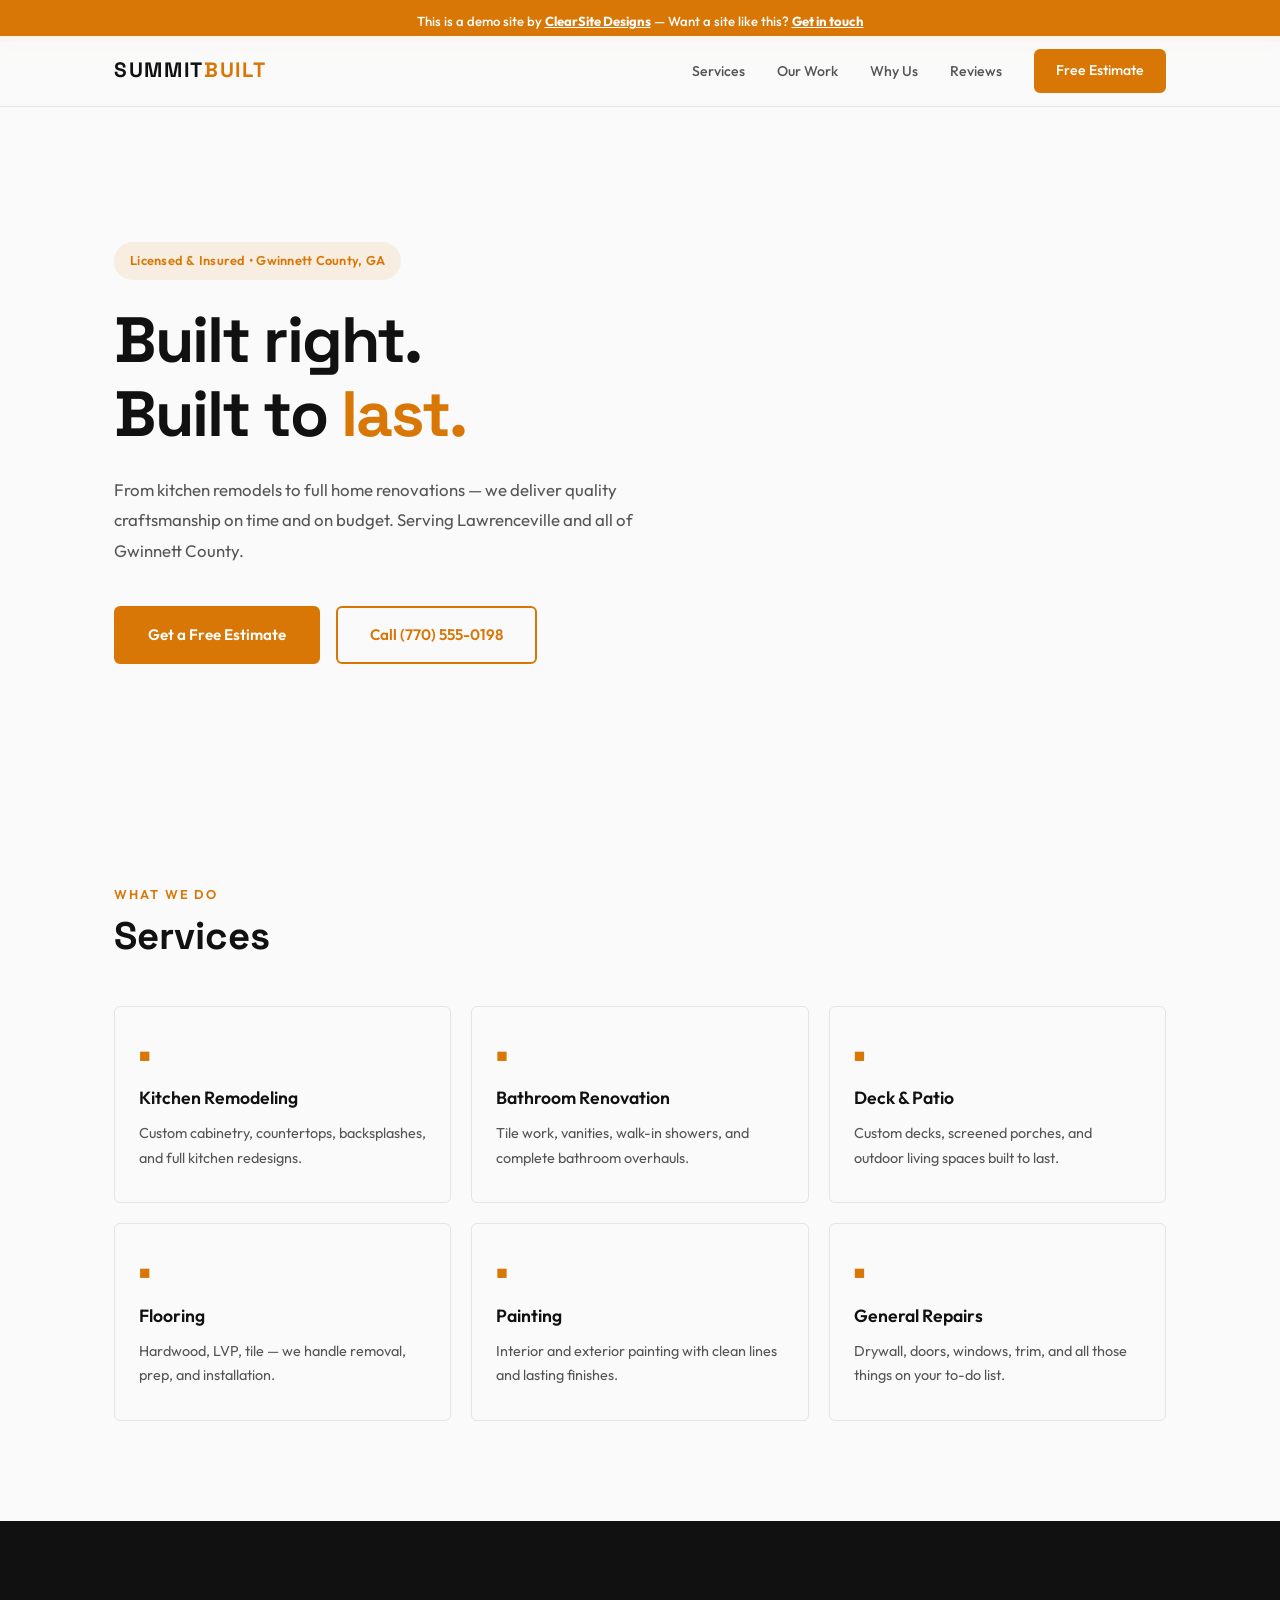
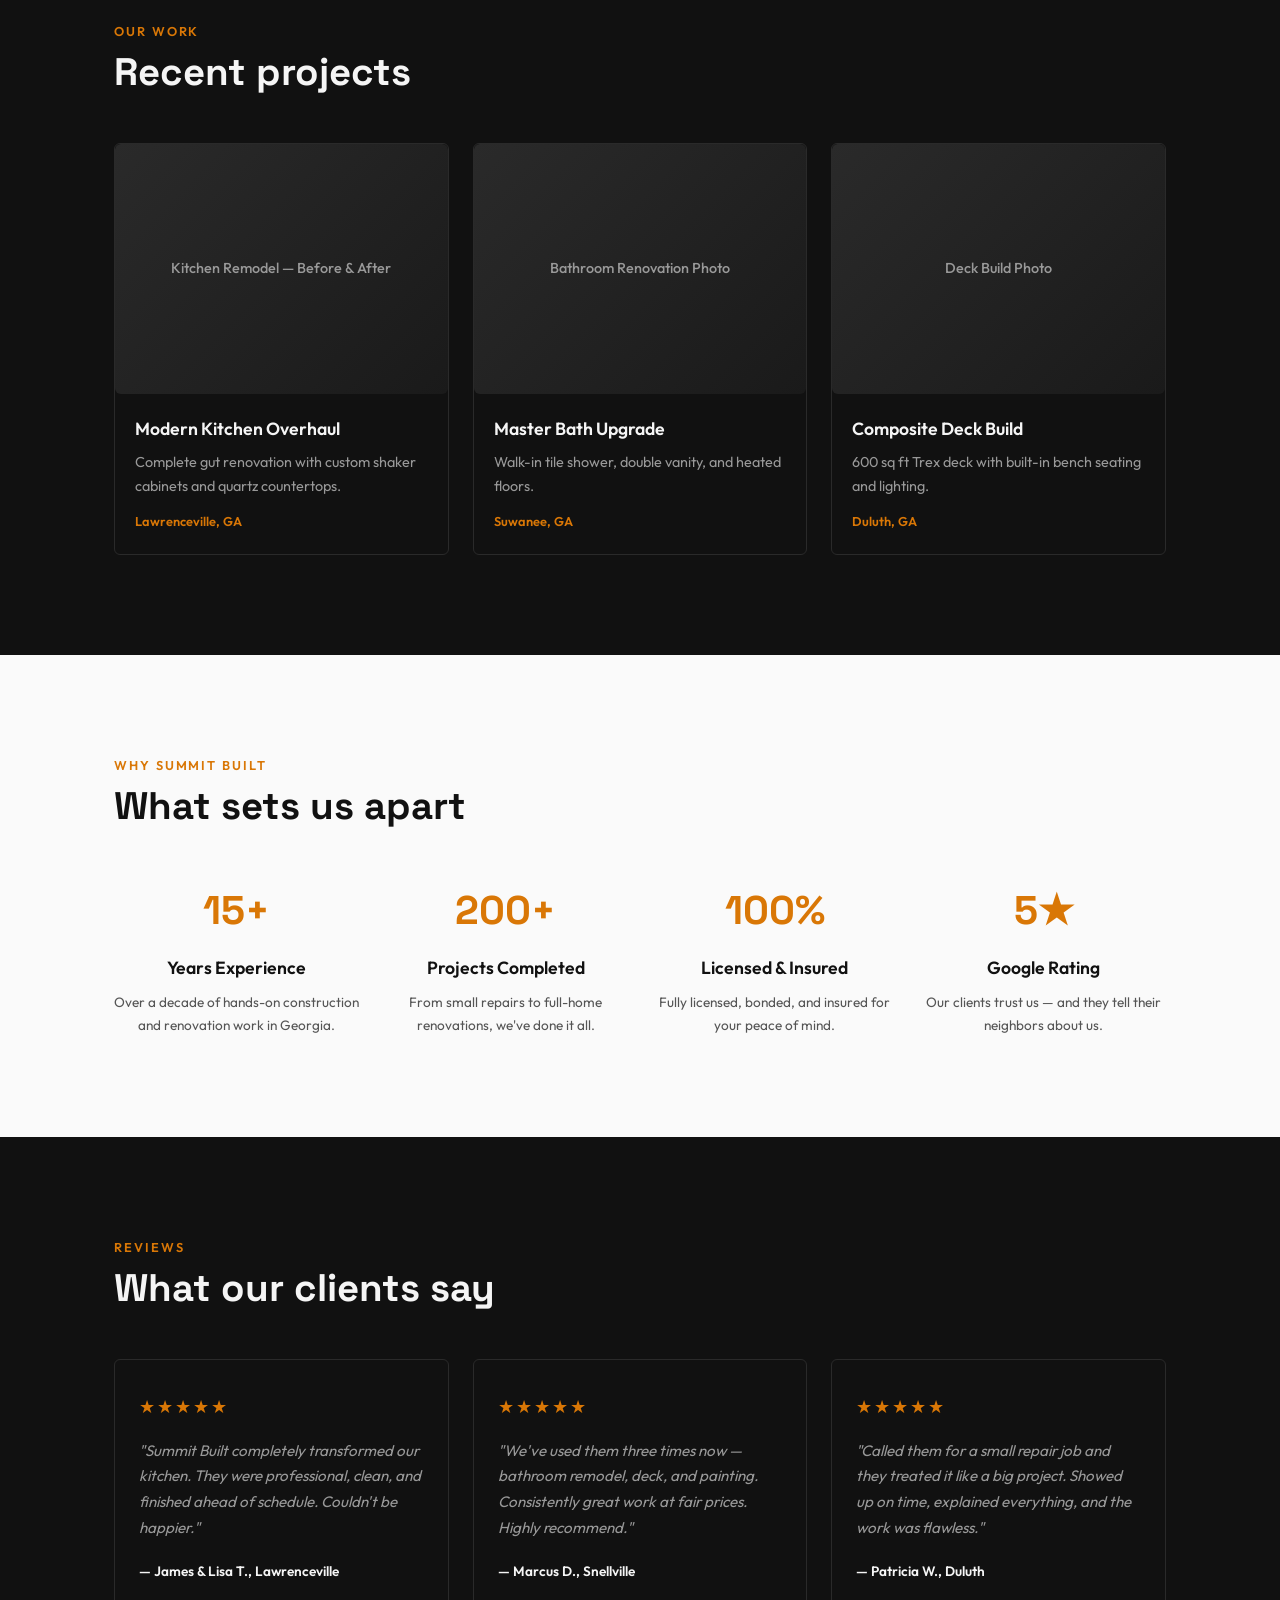
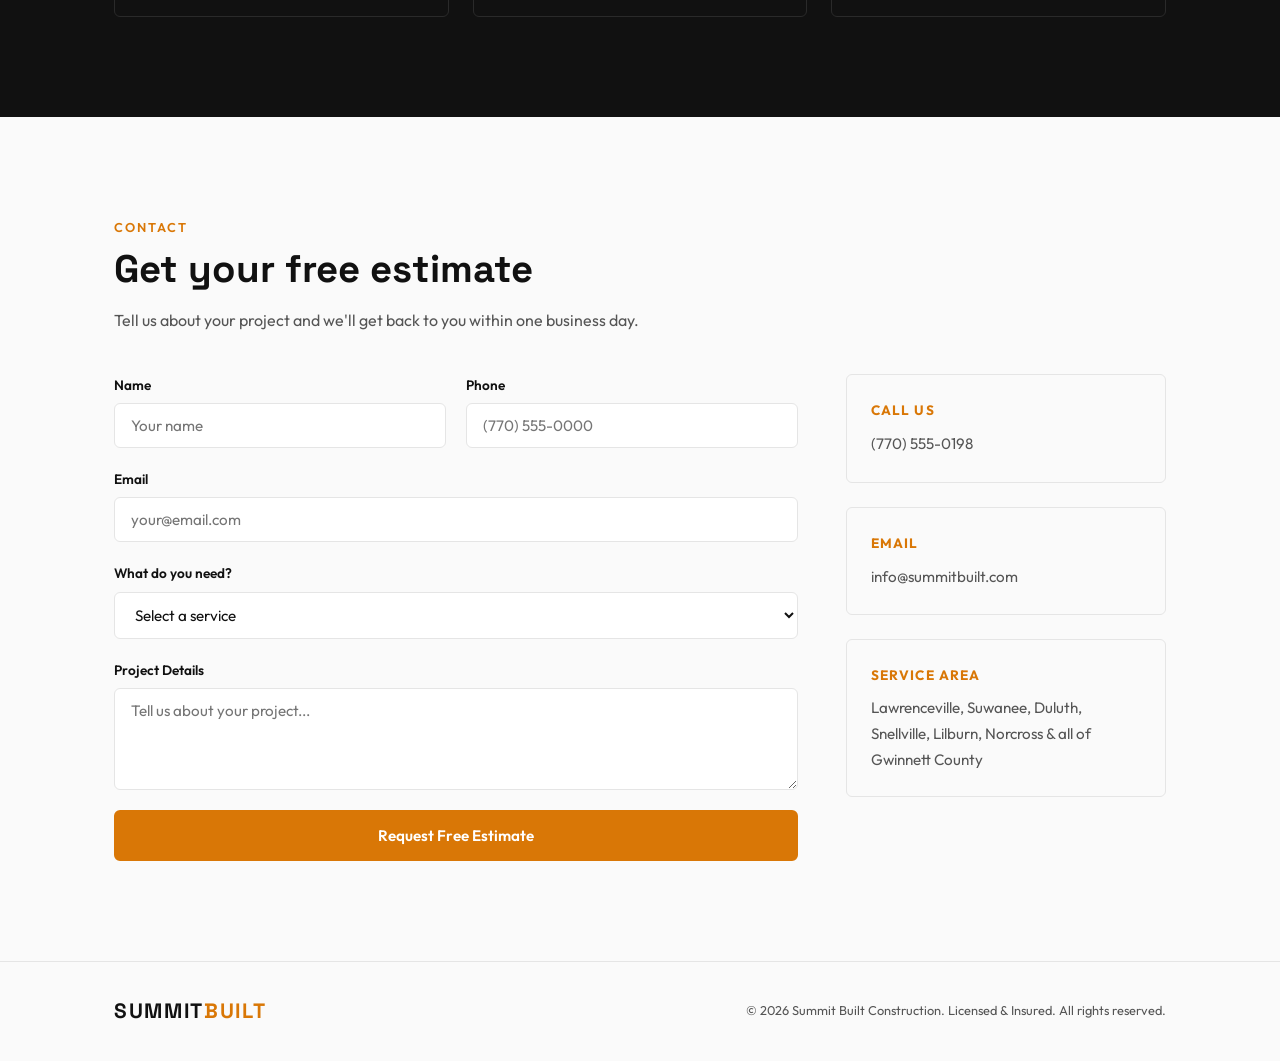
<file: demos/contractor/index.html>
<!DOCTYPE html>
<html lang="en">
<head>
    <meta charset="UTF-8">
    <meta name="viewport" content="width=device-width, initial-scale=1.0">
    <meta name="description" content="Summit Built Construction — Reliable home renovation and repair in Gwinnett County, GA.">
    <title>Summit Built | Home Renovation & Repair</title>
    <link rel="preconnect" href="https://fonts.googleapis.com">
    <link rel="preconnect" href="https://fonts.gstatic.com" crossorigin>
    <link href="https://fonts.googleapis.com/css2?family=Outfit:wght@400;500;600;700&family=Space+Grotesk:wght@700&display=swap" rel="stylesheet">
    <link rel="stylesheet" href="styles.css">
</head>
<body>
    <!-- Demo Banner -->
    <div class="demo-banner">
        This is a demo site by <a href="https://clearsitedesigns.com">ClearSite Designs</a> — Want a site like this? <a href="https://clearsitedesigns.com/#contact">Get in touch</a>
    </div>

    <!-- Navigation -->
    <nav class="nav" id="nav">
        <div class="container nav-container">
            <a href="#" class="logo">SUMMIT<span>BUILT</span></a>
            <button class="nav-toggle" id="nav-toggle" aria-label="Toggle menu">
                <span></span>
                <span></span>
                <span></span>
            </button>
            <ul class="nav-links" id="nav-links">
                <li><a href="#services">Services</a></li>
                <li><a href="#work">Our Work</a></li>
                <li><a href="#why">Why Us</a></li>
                <li><a href="#reviews">Reviews</a></li>
                <li><a href="#contact" class="btn btn-sm">Free Estimate</a></li>
            </ul>
        </div>
    </nav>

    <!-- Hero -->
    <header class="hero">
        <div class="container">
            <div class="hero-badge">Licensed & Insured &bull; Gwinnett County, GA</div>
            <h1>Built right.<br>Built to <span class="highlight">last.</span></h1>
            <p class="hero-sub">From kitchen remodels to full home renovations — we deliver quality craftsmanship on time and on budget. Serving Lawrenceville and all of Gwinnett County.</p>
            <div class="hero-actions">
                <a href="#contact" class="btn">Get a Free Estimate</a>
                <a href="tel:7705550198" class="btn btn-outline">Call (770) 555-0198</a>
            </div>
        </div>
    </header>

    <!-- Services -->
    <section class="section" id="services">
        <div class="container">
            <p class="section-tag">What We Do</p>
            <h2>Services</h2>
            <div class="services-grid">
                <div class="service-card">
                    <div class="service-icon">&#9632;</div>
                    <h3>Kitchen Remodeling</h3>
                    <p>Custom cabinetry, countertops, backsplashes, and full kitchen redesigns.</p>
                </div>
                <div class="service-card">
                    <div class="service-icon">&#9632;</div>
                    <h3>Bathroom Renovation</h3>
                    <p>Tile work, vanities, walk-in showers, and complete bathroom overhauls.</p>
                </div>
                <div class="service-card">
                    <div class="service-icon">&#9632;</div>
                    <h3>Deck & Patio</h3>
                    <p>Custom decks, screened porches, and outdoor living spaces built to last.</p>
                </div>
                <div class="service-card">
                    <div class="service-icon">&#9632;</div>
                    <h3>Flooring</h3>
                    <p>Hardwood, LVP, tile — we handle removal, prep, and installation.</p>
                </div>
                <div class="service-card">
                    <div class="service-icon">&#9632;</div>
                    <h3>Painting</h3>
                    <p>Interior and exterior painting with clean lines and lasting finishes.</p>
                </div>
                <div class="service-card">
                    <div class="service-icon">&#9632;</div>
                    <h3>General Repairs</h3>
                    <p>Drywall, doors, windows, trim, and all those things on your to-do list.</p>
                </div>
            </div>
        </div>
    </section>

    <!-- Work / Portfolio -->
    <section class="section section-dark" id="work">
        <div class="container">
            <p class="section-tag">Our Work</p>
            <h2>Recent projects</h2>
            <div class="work-grid">
                <div class="work-card">
                    <div class="image-placeholder">Kitchen Remodel — Before & After</div>
                    <div class="work-info">
                        <h3>Modern Kitchen Overhaul</h3>
                        <p>Complete gut renovation with custom shaker cabinets and quartz countertops.</p>
                        <span class="work-location">Lawrenceville, GA</span>
                    </div>
                </div>
                <div class="work-card">
                    <div class="image-placeholder">Bathroom Renovation Photo</div>
                    <div class="work-info">
                        <h3>Master Bath Upgrade</h3>
                        <p>Walk-in tile shower, double vanity, and heated floors.</p>
                        <span class="work-location">Suwanee, GA</span>
                    </div>
                </div>
                <div class="work-card">
                    <div class="image-placeholder">Deck Build Photo</div>
                    <div class="work-info">
                        <h3>Composite Deck Build</h3>
                        <p>600 sq ft Trex deck with built-in bench seating and lighting.</p>
                        <span class="work-location">Duluth, GA</span>
                    </div>
                </div>
            </div>
        </div>
    </section>

    <!-- Why Us -->
    <section class="section" id="why">
        <div class="container">
            <p class="section-tag">Why Summit Built</p>
            <h2>What sets us apart</h2>
            <div class="why-grid">
                <div class="why-item">
                    <div class="why-number">15+</div>
                    <h3>Years Experience</h3>
                    <p>Over a decade of hands-on construction and renovation work in Georgia.</p>
                </div>
                <div class="why-item">
                    <div class="why-number">200+</div>
                    <h3>Projects Completed</h3>
                    <p>From small repairs to full-home renovations, we've done it all.</p>
                </div>
                <div class="why-item">
                    <div class="why-number">100%</div>
                    <h3>Licensed & Insured</h3>
                    <p>Fully licensed, bonded, and insured for your peace of mind.</p>
                </div>
                <div class="why-item">
                    <div class="why-number">5&#9733;</div>
                    <h3>Google Rating</h3>
                    <p>Our clients trust us — and they tell their neighbors about us.</p>
                </div>
            </div>
        </div>
    </section>

    <!-- Reviews -->
    <section class="section section-dark" id="reviews">
        <div class="container">
            <p class="section-tag">Reviews</p>
            <h2>What our clients say</h2>
            <div class="reviews-grid">
                <div class="review-card">
                    <div class="stars">&#9733;&#9733;&#9733;&#9733;&#9733;</div>
                    <p>"Summit Built completely transformed our kitchen. They were professional, clean, and finished ahead of schedule. Couldn't be happier."</p>
                    <span class="reviewer">— James & Lisa T., Lawrenceville</span>
                </div>
                <div class="review-card">
                    <div class="stars">&#9733;&#9733;&#9733;&#9733;&#9733;</div>
                    <p>"We've used them three times now — bathroom remodel, deck, and painting. Consistently great work at fair prices. Highly recommend."</p>
                    <span class="reviewer">— Marcus D., Snellville</span>
                </div>
                <div class="review-card">
                    <div class="stars">&#9733;&#9733;&#9733;&#9733;&#9733;</div>
                    <p>"Called them for a small repair job and they treated it like a big project. Showed up on time, explained everything, and the work was flawless."</p>
                    <span class="reviewer">— Patricia W., Duluth</span>
                </div>
            </div>
        </div>
    </section>

    <!-- Contact -->
    <section class="section" id="contact">
        <div class="container">
            <p class="section-tag">Contact</p>
            <h2>Get your free estimate</h2>
            <p class="contact-sub">Tell us about your project and we'll get back to you within one business day.</p>
            <div class="contact-grid">
                <form class="contact-form">
                    <div class="form-row">
                        <div class="form-group">
                            <label for="name">Name</label>
                            <input type="text" id="name" placeholder="Your name">
                        </div>
                        <div class="form-group">
                            <label for="phone">Phone</label>
                            <input type="tel" id="phone" placeholder="(770) 555-0000">
                        </div>
                    </div>
                    <div class="form-group">
                        <label for="email">Email</label>
                        <input type="email" id="email" placeholder="your@email.com">
                    </div>
                    <div class="form-group">
                        <label for="service">What do you need?</label>
                        <select id="service">
                            <option value="">Select a service</option>
                            <option>Kitchen Remodel</option>
                            <option>Bathroom Renovation</option>
                            <option>Deck / Patio</option>
                            <option>Flooring</option>
                            <option>Painting</option>
                            <option>General Repair</option>
                            <option>Other</option>
                        </select>
                    </div>
                    <div class="form-group">
                        <label for="message">Project Details</label>
                        <textarea id="message" rows="4" placeholder="Tell us about your project..."></textarea>
                    </div>
                    <button type="submit" class="btn">Request Free Estimate</button>
                </form>
                <div class="contact-info">
                    <div class="info-card">
                        <h4>Call Us</h4>
                        <a href="tel:7705550198">(770) 555-0198</a>
                    </div>
                    <div class="info-card">
                        <h4>Email</h4>
                        <a href="mailto:info@summitbuilt.com">info@summitbuilt.com</a>
                    </div>
                    <div class="info-card">
                        <h4>Service Area</h4>
                        <p>Lawrenceville, Suwanee, Duluth, Snellville, Lilburn, Norcross & all of Gwinnett County</p>
                    </div>
                </div>
            </div>
        </div>
    </section>

    <!-- Footer -->
    <footer class="footer">
        <div class="container footer-container">
            <a href="#" class="logo">SUMMIT<span>BUILT</span></a>
            <p>&copy; 2026 Summit Built Construction. Licensed & Insured. All rights reserved.</p>
        </div>
    </footer>

    <script src="script.js"></script>
</body>
</html>
</file>
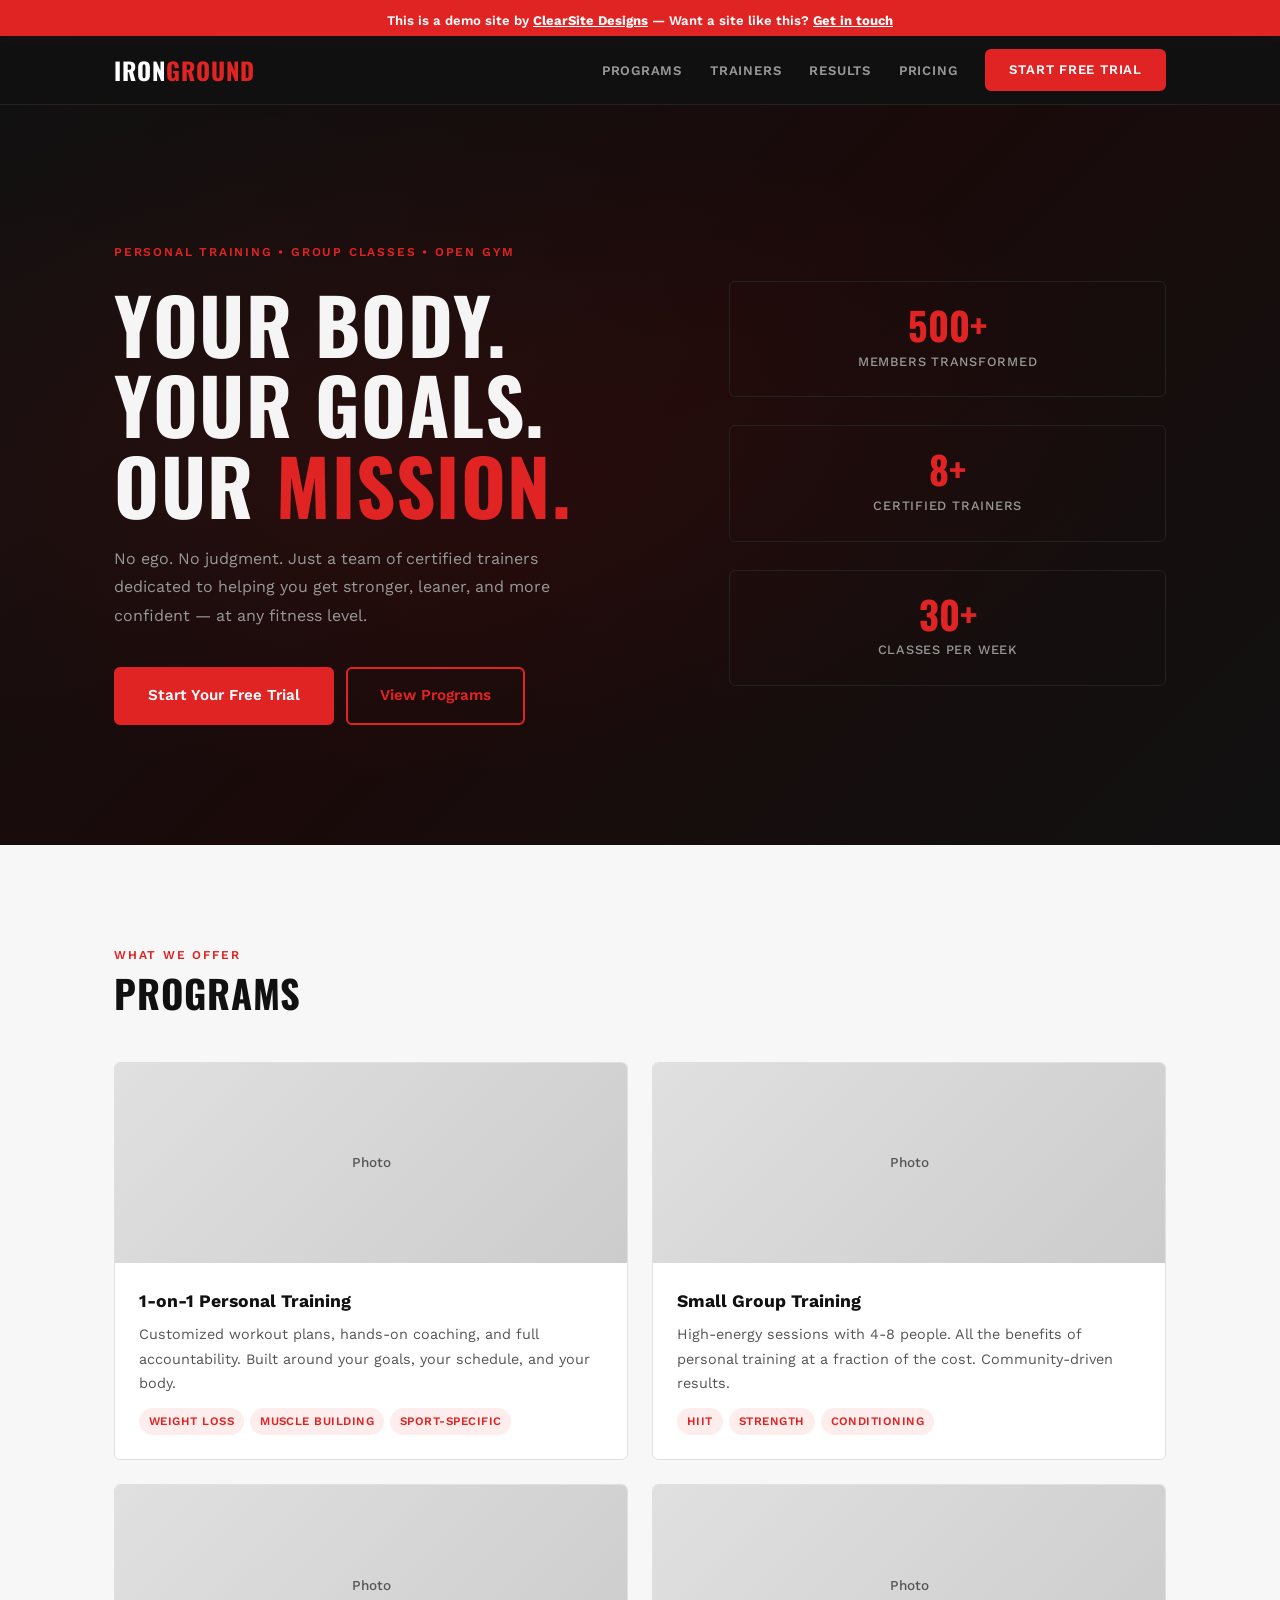
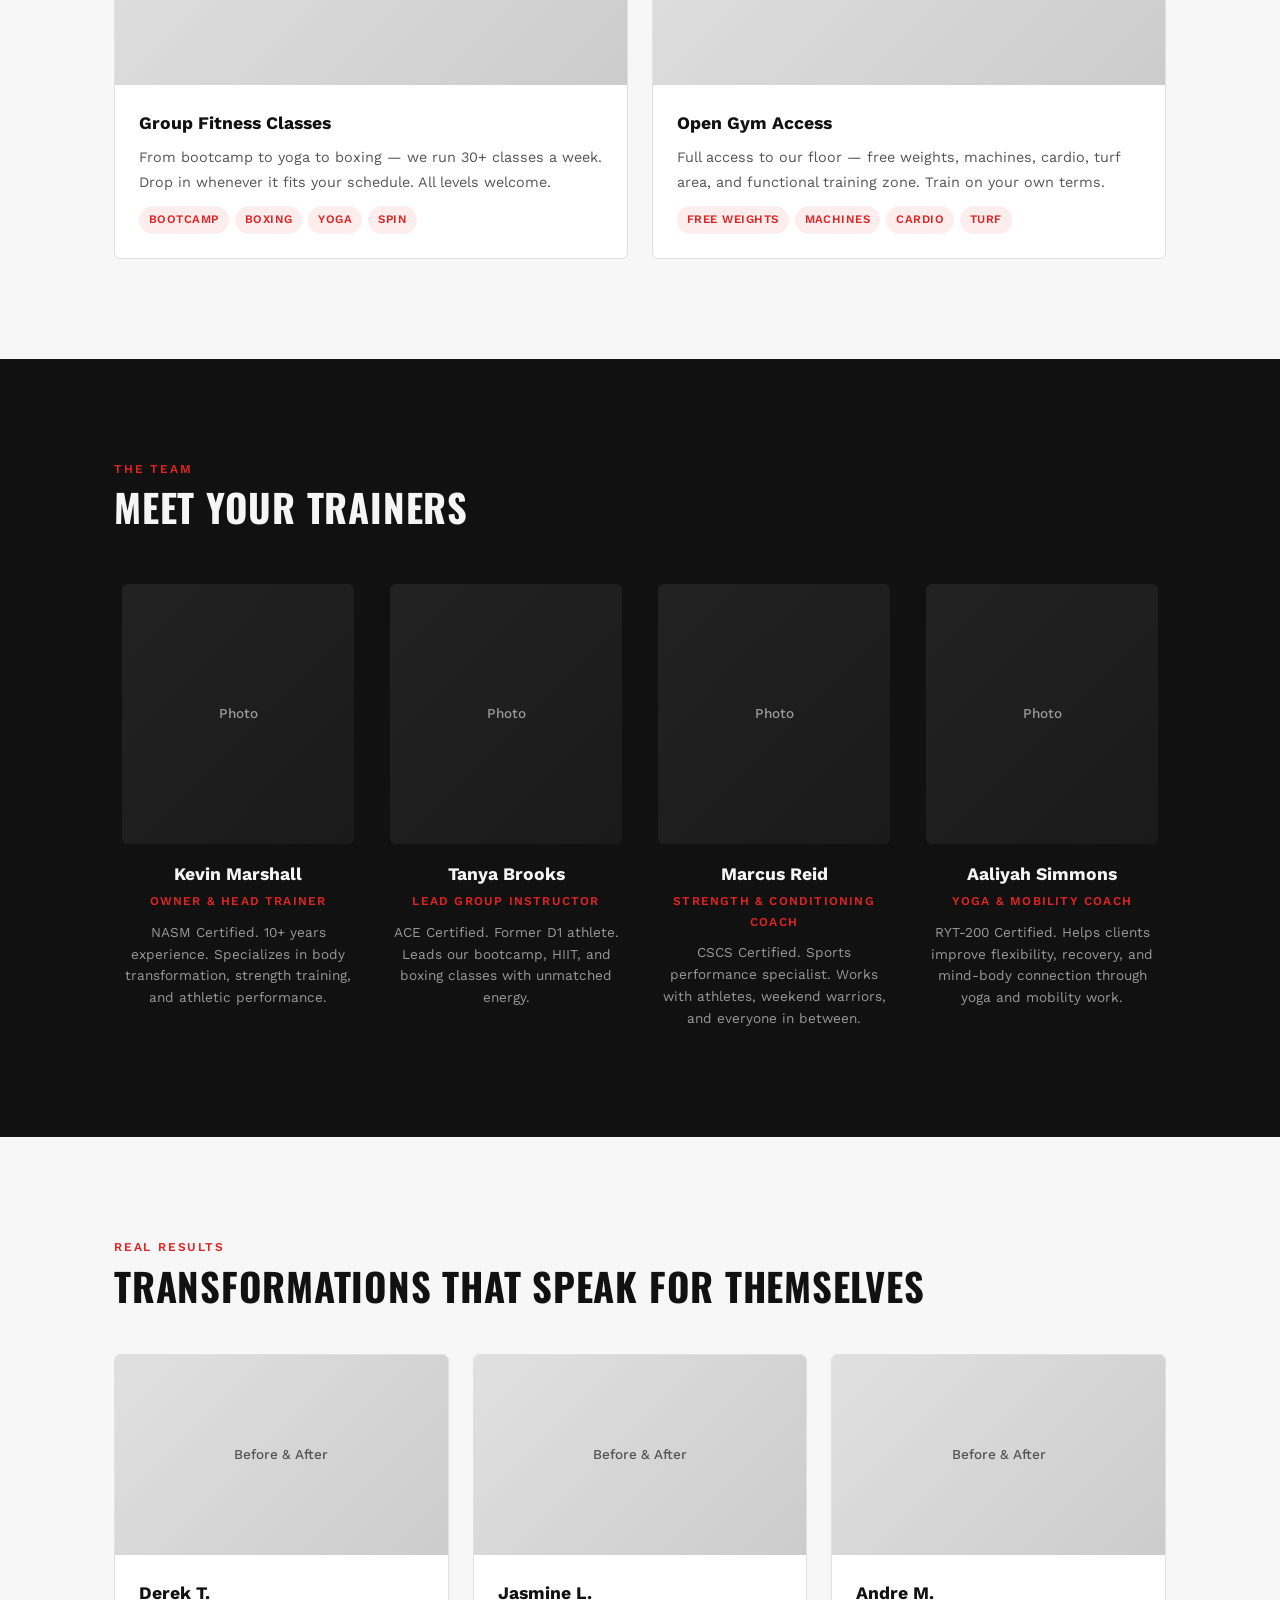
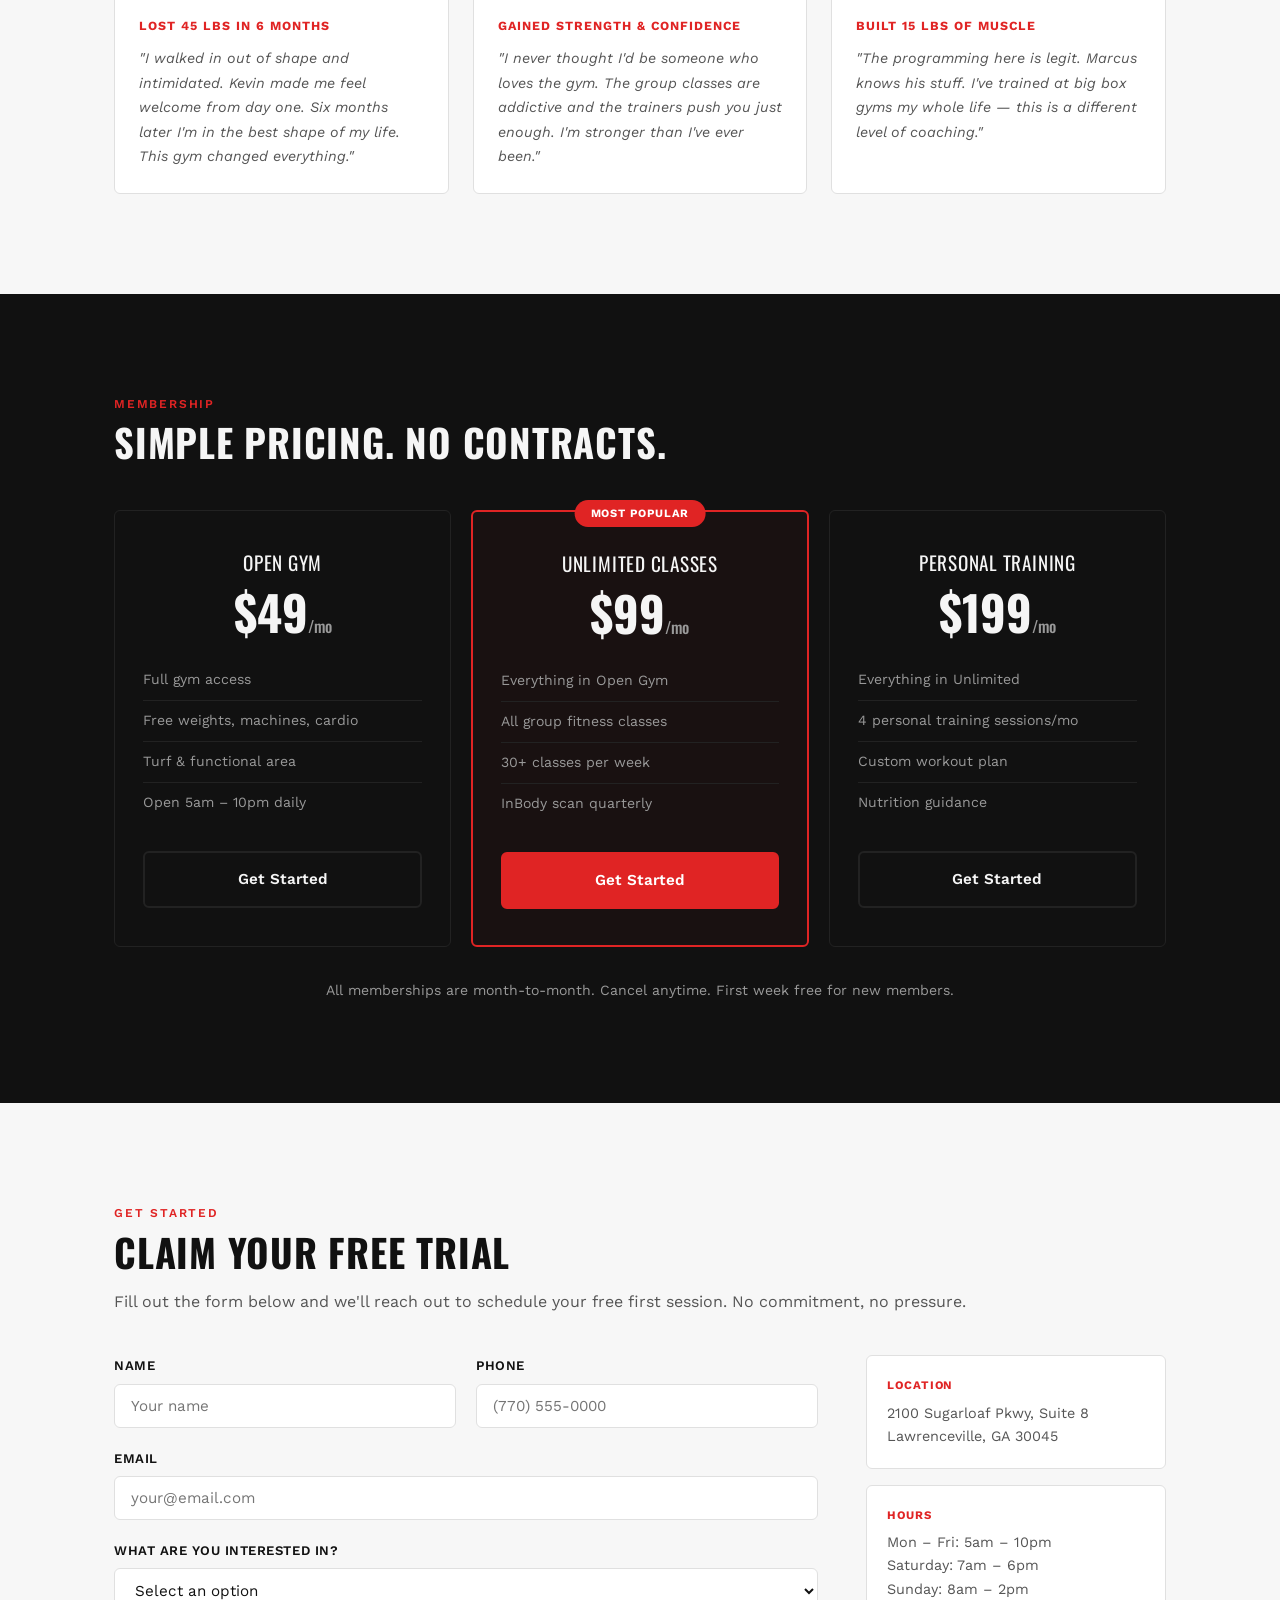
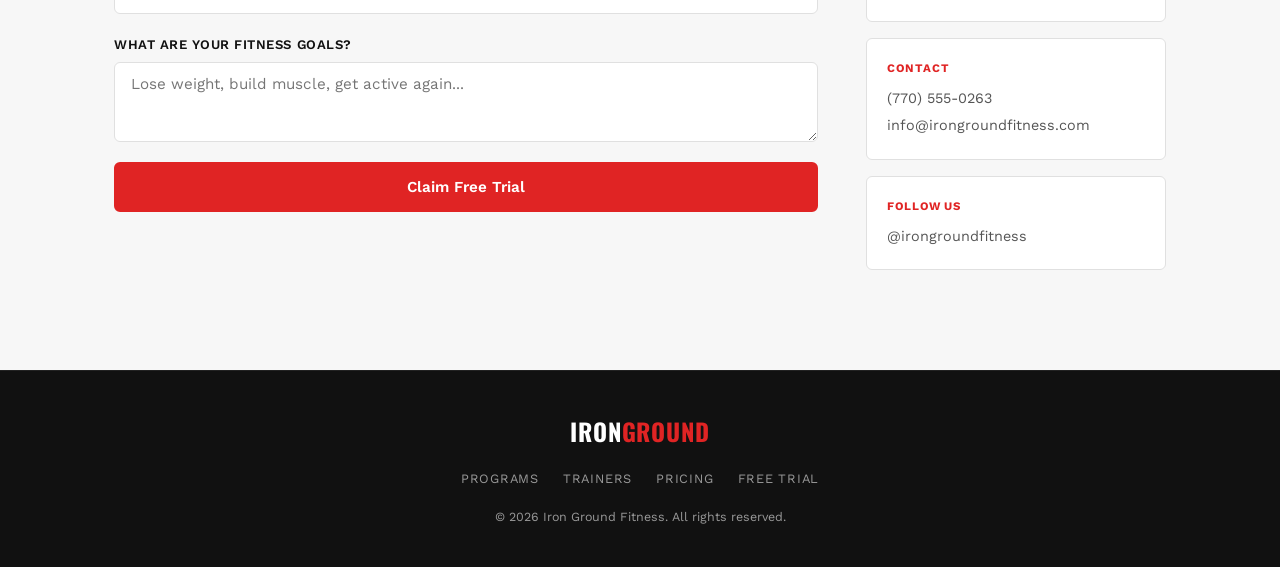
<file: demos/gym/index.html>
<!DOCTYPE html>
<html lang="en">
<head>
    <meta charset="UTF-8">
    <meta name="viewport" content="width=device-width, initial-scale=1.0">
    <meta name="description" content="Iron Ground Fitness — Personal training and group classes in Lawrenceville, GA. No ego. Just results.">
    <title>Iron Ground Fitness | Personal Training & Gym — Lawrenceville, GA</title>
    <link rel="preconnect" href="https://fonts.googleapis.com">
    <link rel="preconnect" href="https://fonts.gstatic.com" crossorigin>
    <link href="https://fonts.googleapis.com/css2?family=Oswald:wght@500;600;700&family=Work+Sans:wght@400;500;600&display=swap" rel="stylesheet">
    <link rel="stylesheet" href="styles.css">
</head>
<body>
    <!-- Demo Banner -->
    <div class="demo-banner">
        This is a demo site by <a href="https://clearsitedesigns.com">ClearSite Designs</a> — Want a site like this? <a href="https://clearsitedesigns.com/#contact">Get in touch</a>
    </div>

    <!-- Navigation -->
    <nav class="nav" id="nav">
        <div class="container nav-container">
            <a href="#" class="logo">IRON<span>GROUND</span></a>
            <button class="nav-toggle" id="nav-toggle" aria-label="Toggle menu">
                <span></span>
                <span></span>
                <span></span>
            </button>
            <ul class="nav-links" id="nav-links">
                <li><a href="#programs">Programs</a></li>
                <li><a href="#trainers">Trainers</a></li>
                <li><a href="#results">Results</a></li>
                <li><a href="#pricing">Pricing</a></li>
                <li><a href="#contact" class="btn btn-sm">Start Free Trial</a></li>
            </ul>
        </div>
    </nav>

    <!-- Hero -->
    <header class="hero">
        <div class="hero-bg"></div>
        <div class="container hero-content">
            <div class="hero-text">
                <p class="hero-tag">Personal Training &bull; Group Classes &bull; Open Gym</p>
                <h1>YOUR BODY.<br>YOUR GOALS.<br>OUR <span class="accent">MISSION.</span></h1>
                <p class="hero-sub">No ego. No judgment. Just a team of certified trainers dedicated to helping you get stronger, leaner, and more confident — at any fitness level.</p>
                <div class="hero-actions">
                    <a href="#contact" class="btn">Start Your Free Trial</a>
                    <a href="#programs" class="btn btn-outline">View Programs</a>
                </div>
            </div>
            <div class="hero-stats">
                <div class="hero-stat">
                    <div class="hero-stat-num">500+</div>
                    <div class="hero-stat-label">Members Transformed</div>
                </div>
                <div class="hero-stat">
                    <div class="hero-stat-num">8+</div>
                    <div class="hero-stat-label">Certified Trainers</div>
                </div>
                <div class="hero-stat">
                    <div class="hero-stat-num">30+</div>
                    <div class="hero-stat-label">Classes Per Week</div>
                </div>
            </div>
        </div>
    </header>

    <!-- Programs -->
    <section class="section" id="programs">
        <div class="container">
            <p class="section-tag">What We Offer</p>
            <h2>PROGRAMS</h2>
            <div class="programs-grid">
                <div class="program-card">
                    <div class="image-placeholder program-img">Photo</div>
                    <div class="program-info">
                        <h3>1-on-1 Personal Training</h3>
                        <p>Customized workout plans, hands-on coaching, and full accountability. Built around your goals, your schedule, and your body.</p>
                        <ul class="program-tags">
                            <li>Weight Loss</li>
                            <li>Muscle Building</li>
                            <li>Sport-Specific</li>
                        </ul>
                    </div>
                </div>
                <div class="program-card">
                    <div class="image-placeholder program-img">Photo</div>
                    <div class="program-info">
                        <h3>Small Group Training</h3>
                        <p>High-energy sessions with 4-8 people. All the benefits of personal training at a fraction of the cost. Community-driven results.</p>
                        <ul class="program-tags">
                            <li>HIIT</li>
                            <li>Strength</li>
                            <li>Conditioning</li>
                        </ul>
                    </div>
                </div>
                <div class="program-card">
                    <div class="image-placeholder program-img">Photo</div>
                    <div class="program-info">
                        <h3>Group Fitness Classes</h3>
                        <p>From bootcamp to yoga to boxing — we run 30+ classes a week. Drop in whenever it fits your schedule. All levels welcome.</p>
                        <ul class="program-tags">
                            <li>Bootcamp</li>
                            <li>Boxing</li>
                            <li>Yoga</li>
                            <li>Spin</li>
                        </ul>
                    </div>
                </div>
                <div class="program-card">
                    <div class="image-placeholder program-img">Photo</div>
                    <div class="program-info">
                        <h3>Open Gym Access</h3>
                        <p>Full access to our floor — free weights, machines, cardio, turf area, and functional training zone. Train on your own terms.</p>
                        <ul class="program-tags">
                            <li>Free Weights</li>
                            <li>Machines</li>
                            <li>Cardio</li>
                            <li>Turf</li>
                        </ul>
                    </div>
                </div>
            </div>
        </div>
    </section>

    <!-- Trainers -->
    <section class="section section-dark" id="trainers">
        <div class="container">
            <p class="section-tag">The Team</p>
            <h2>MEET YOUR TRAINERS</h2>
            <div class="trainers-grid">
                <div class="trainer-card">
                    <div class="image-placeholder trainer-photo">Photo</div>
                    <h3>Kevin Marshall</h3>
                    <p class="trainer-role">Owner & Head Trainer</p>
                    <p>NASM Certified. 10+ years experience. Specializes in body transformation, strength training, and athletic performance.</p>
                </div>
                <div class="trainer-card">
                    <div class="image-placeholder trainer-photo">Photo</div>
                    <h3>Tanya Brooks</h3>
                    <p class="trainer-role">Lead Group Instructor</p>
                    <p>ACE Certified. Former D1 athlete. Leads our bootcamp, HIIT, and boxing classes with unmatched energy.</p>
                </div>
                <div class="trainer-card">
                    <div class="image-placeholder trainer-photo">Photo</div>
                    <h3>Marcus Reid</h3>
                    <p class="trainer-role">Strength & Conditioning Coach</p>
                    <p>CSCS Certified. Sports performance specialist. Works with athletes, weekend warriors, and everyone in between.</p>
                </div>
                <div class="trainer-card">
                    <div class="image-placeholder trainer-photo">Photo</div>
                    <h3>Aaliyah Simmons</h3>
                    <p class="trainer-role">Yoga & Mobility Coach</p>
                    <p>RYT-200 Certified. Helps clients improve flexibility, recovery, and mind-body connection through yoga and mobility work.</p>
                </div>
            </div>
        </div>
    </section>

    <!-- Results / Testimonials -->
    <section class="section" id="results">
        <div class="container">
            <p class="section-tag">Real Results</p>
            <h2>TRANSFORMATIONS THAT SPEAK FOR THEMSELVES</h2>
            <div class="results-grid">
                <div class="result-card">
                    <div class="image-placeholder result-photo">Before & After</div>
                    <div class="result-info">
                        <h3>Derek T.</h3>
                        <p class="result-stat">Lost 45 lbs in 6 months</p>
                        <p>"I walked in out of shape and intimidated. Kevin made me feel welcome from day one. Six months later I'm in the best shape of my life. This gym changed everything."</p>
                    </div>
                </div>
                <div class="result-card">
                    <div class="image-placeholder result-photo">Before & After</div>
                    <div class="result-info">
                        <h3>Jasmine L.</h3>
                        <p class="result-stat">Gained strength & confidence</p>
                        <p>"I never thought I'd be someone who loves the gym. The group classes are addictive and the trainers push you just enough. I'm stronger than I've ever been."</p>
                    </div>
                </div>
                <div class="result-card">
                    <div class="image-placeholder result-photo">Before & After</div>
                    <div class="result-info">
                        <h3>Andre M.</h3>
                        <p class="result-stat">Built 15 lbs of muscle</p>
                        <p>"The programming here is legit. Marcus knows his stuff. I've trained at big box gyms my whole life — this is a different level of coaching."</p>
                    </div>
                </div>
            </div>
        </div>
    </section>

    <!-- Pricing -->
    <section class="section section-dark" id="pricing">
        <div class="container">
            <p class="section-tag">Membership</p>
            <h2>SIMPLE PRICING. NO CONTRACTS.</h2>
            <div class="pricing-grid">
                <div class="pricing-card">
                    <div class="pricing-label">Open Gym</div>
                    <div class="pricing-amount">$49<span>/mo</span></div>
                    <ul class="pricing-features">
                        <li>Full gym access</li>
                        <li>Free weights, machines, cardio</li>
                        <li>Turf & functional area</li>
                        <li>Open 5am – 10pm daily</li>
                    </ul>
                    <a href="#contact" class="btn btn-outline btn-full">Get Started</a>
                </div>
                <div class="pricing-card featured">
                    <div class="pricing-badge">Most Popular</div>
                    <div class="pricing-label">Unlimited Classes</div>
                    <div class="pricing-amount">$99<span>/mo</span></div>
                    <ul class="pricing-features">
                        <li>Everything in Open Gym</li>
                        <li>All group fitness classes</li>
                        <li>30+ classes per week</li>
                        <li>InBody scan quarterly</li>
                    </ul>
                    <a href="#contact" class="btn btn-full">Get Started</a>
                </div>
                <div class="pricing-card">
                    <div class="pricing-label">Personal Training</div>
                    <div class="pricing-amount">$199<span>/mo</span></div>
                    <ul class="pricing-features">
                        <li>Everything in Unlimited</li>
                        <li>4 personal training sessions/mo</li>
                        <li>Custom workout plan</li>
                        <li>Nutrition guidance</li>
                    </ul>
                    <a href="#contact" class="btn btn-outline btn-full">Get Started</a>
                </div>
            </div>
            <p class="pricing-note">All memberships are month-to-month. Cancel anytime. First week free for new members.</p>
        </div>
    </section>

    <!-- Contact -->
    <section class="section" id="contact">
        <div class="container">
            <p class="section-tag">Get Started</p>
            <h2>CLAIM YOUR FREE TRIAL</h2>
            <p class="contact-sub">Fill out the form below and we'll reach out to schedule your free first session. No commitment, no pressure.</p>
            <div class="contact-grid">
                <form class="contact-form">
                    <div class="form-row">
                        <div class="form-group">
                            <label for="name">Name</label>
                            <input type="text" id="name" placeholder="Your name">
                        </div>
                        <div class="form-group">
                            <label for="phone">Phone</label>
                            <input type="tel" id="phone" placeholder="(770) 555-0000">
                        </div>
                    </div>
                    <div class="form-group">
                        <label for="email">Email</label>
                        <input type="email" id="email" placeholder="your@email.com">
                    </div>
                    <div class="form-group">
                        <label for="interest">What are you interested in?</label>
                        <select id="interest">
                            <option value="">Select an option</option>
                            <option>Open Gym Membership</option>
                            <option>Unlimited Classes</option>
                            <option>Personal Training</option>
                            <option>Small Group Training</option>
                            <option>Just want to try it out</option>
                        </select>
                    </div>
                    <div class="form-group">
                        <label for="goals">What are your fitness goals?</label>
                        <textarea id="goals" rows="3" placeholder="Lose weight, build muscle, get active again..."></textarea>
                    </div>
                    <button type="submit" class="btn btn-full">Claim Free Trial</button>
                </form>
                <div class="contact-info">
                    <div class="info-card">
                        <h4>Location</h4>
                        <p>2100 Sugarloaf Pkwy, Suite 8<br>Lawrenceville, GA 30045</p>
                    </div>
                    <div class="info-card">
                        <h4>Hours</h4>
                        <p>Mon – Fri: 5am – 10pm<br>Saturday: 7am – 6pm<br>Sunday: 8am – 2pm</p>
                    </div>
                    <div class="info-card">
                        <h4>Contact</h4>
                        <a href="tel:7705550263">(770) 555-0263</a><br>
                        <a href="mailto:info@irongroundfitness.com">info@irongroundfitness.com</a>
                    </div>
                    <div class="info-card">
                        <h4>Follow Us</h4>
                        <a href="#">@irongroundfitness</a>
                    </div>
                </div>
            </div>
        </div>
    </section>

    <!-- Footer -->
    <footer class="footer">
        <div class="container footer-container">
            <a href="#" class="logo">IRON<span>GROUND</span></a>
            <div class="footer-links">
                <a href="#programs">Programs</a>
                <a href="#trainers">Trainers</a>
                <a href="#pricing">Pricing</a>
                <a href="#contact">Free Trial</a>
            </div>
            <p>&copy; 2026 Iron Ground Fitness. All rights reserved.</p>
        </div>
    </footer>

    <script src="script.js"></script>
</body>
</html>
</file>
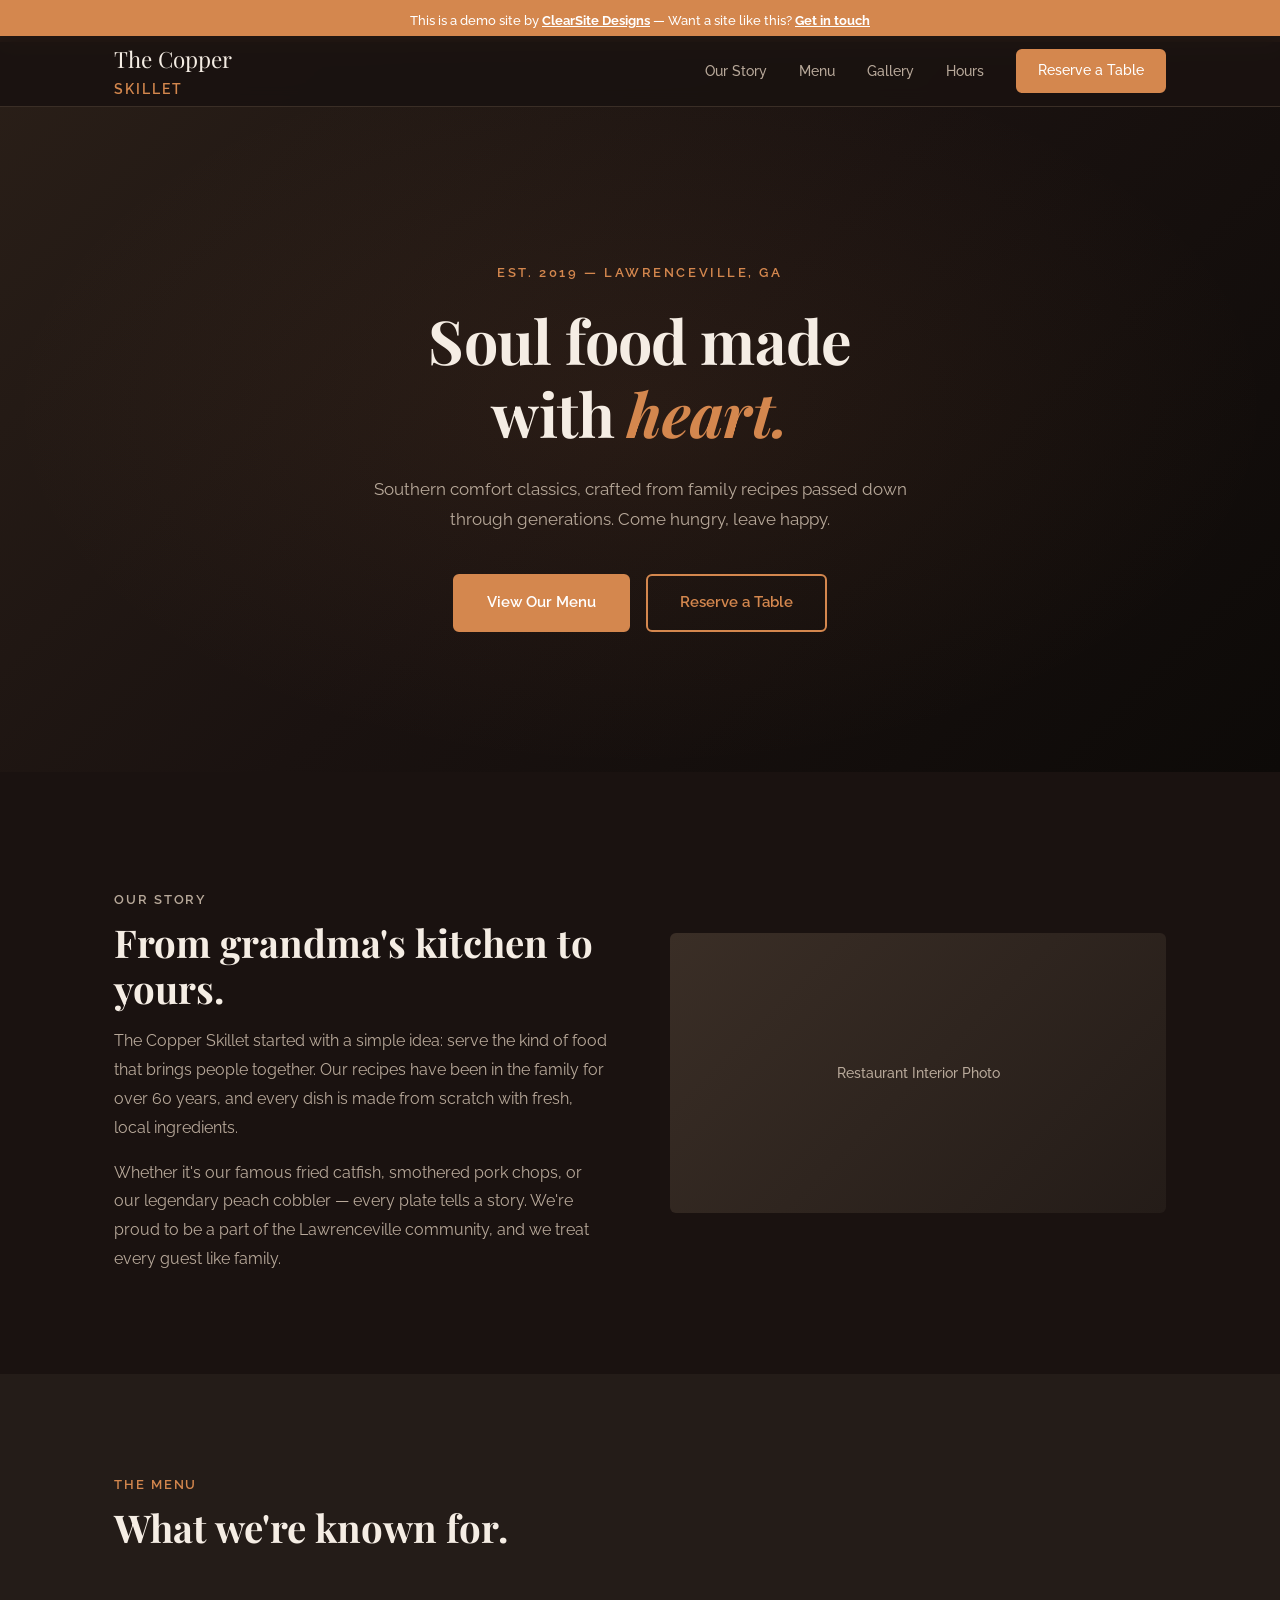
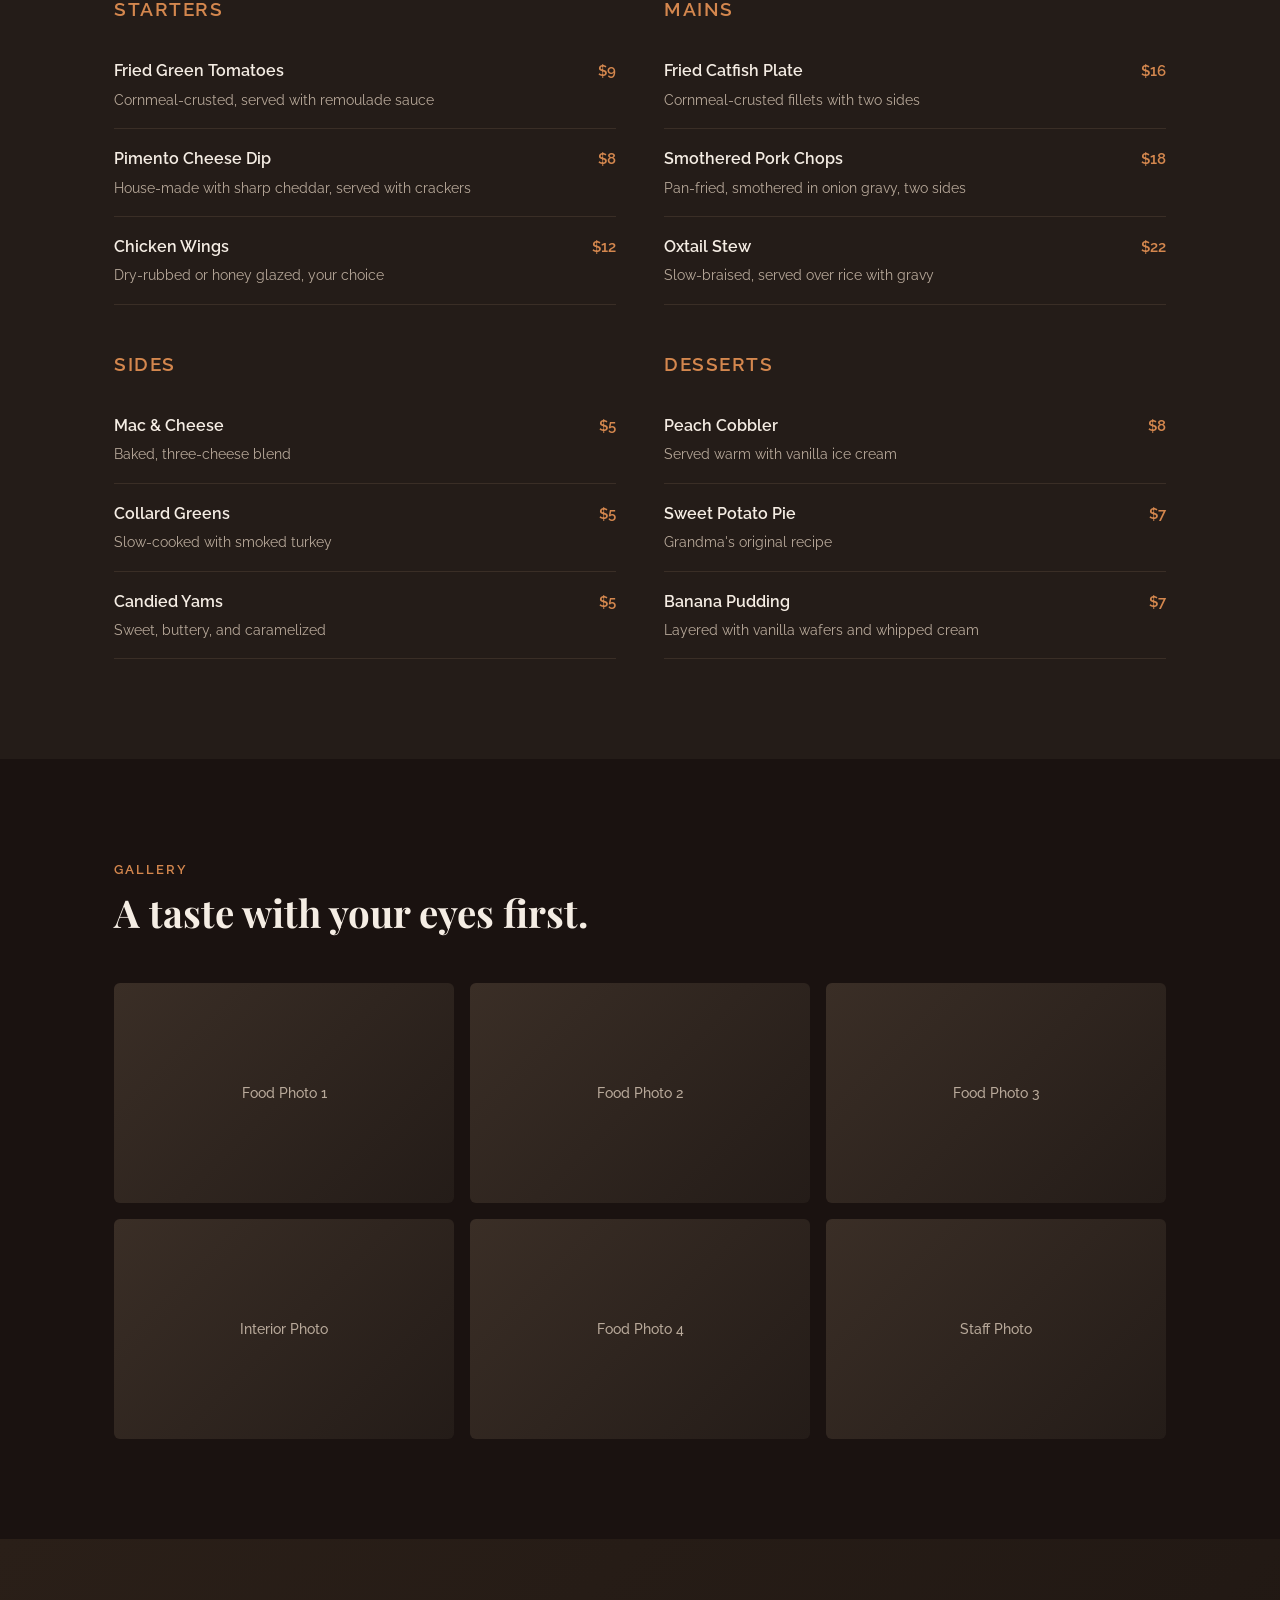
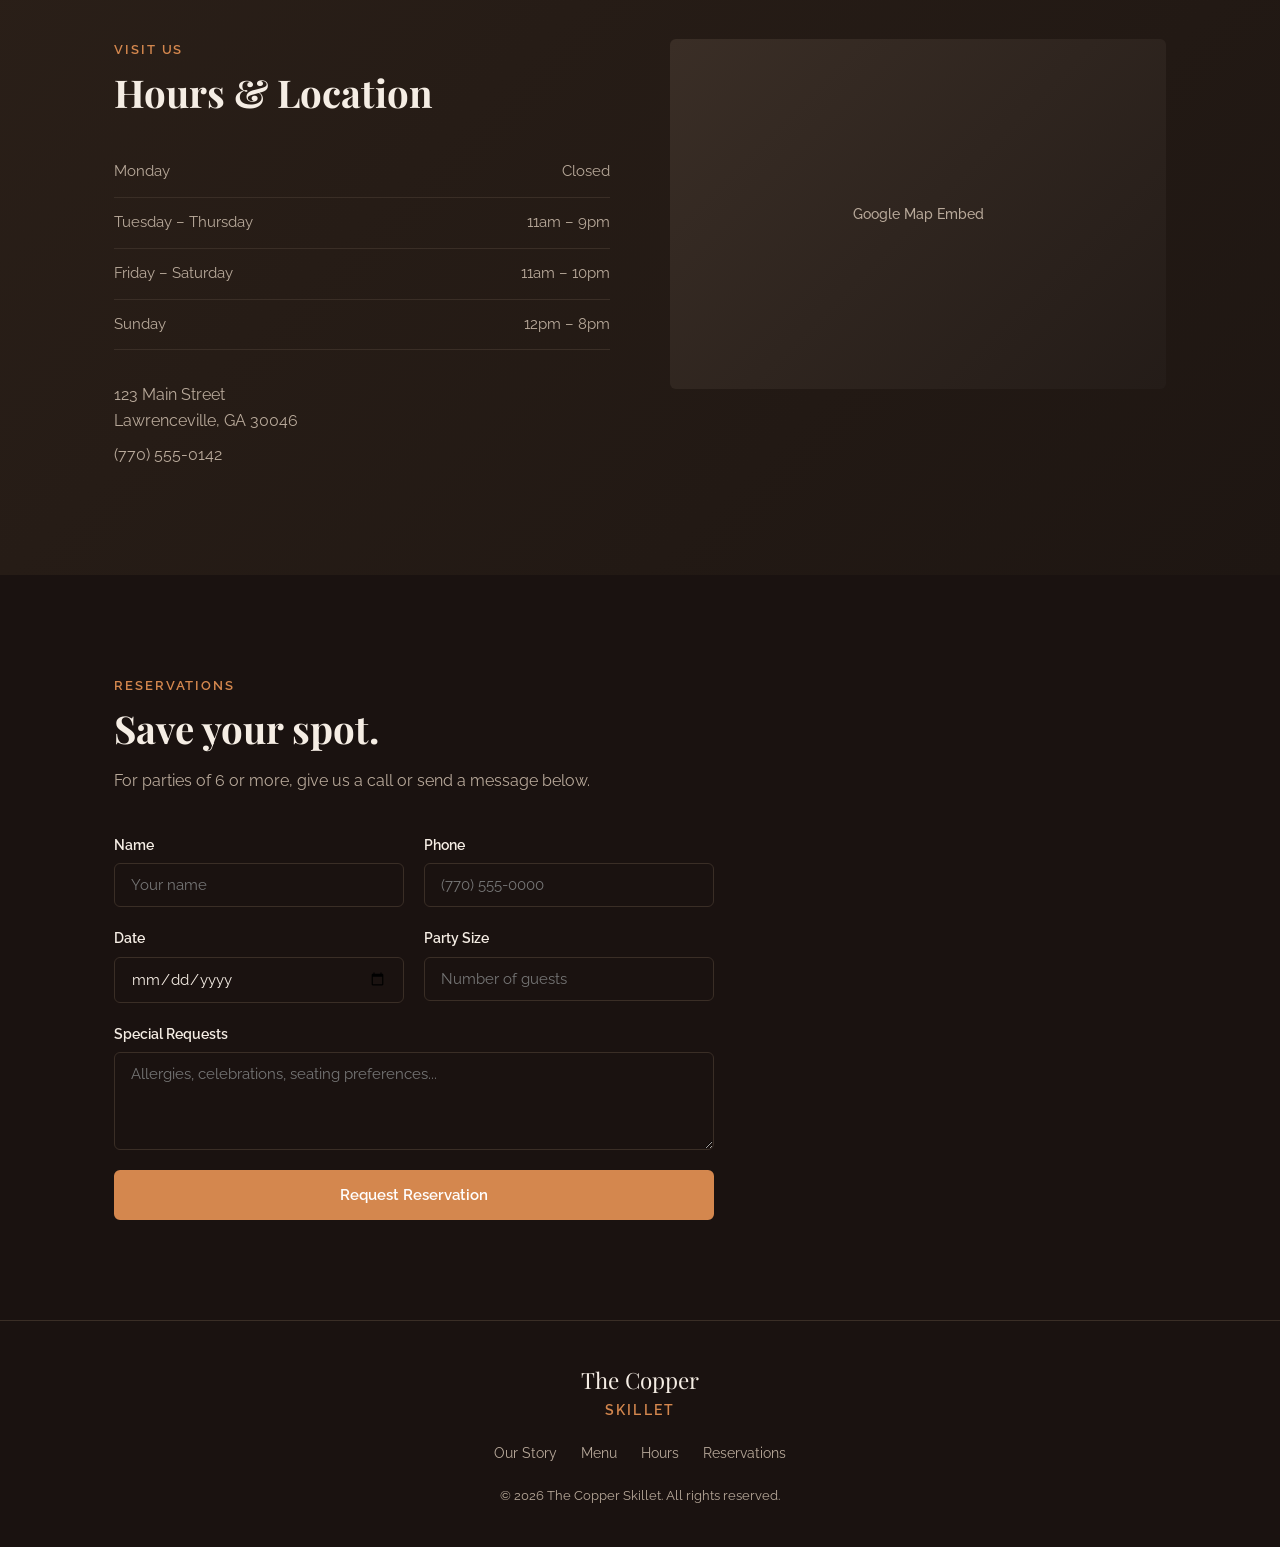
<file: demos/restaurant/index.html>
<!DOCTYPE html>
<html lang="en">
<head>
    <meta charset="UTF-8">
    <meta name="viewport" content="width=device-width, initial-scale=1.0">
    <meta name="description" content="The Copper Skillet — Southern comfort food in Lawrenceville, GA.">
    <title>The Copper Skillet | Southern Kitchen & Bar</title>
    <link rel="preconnect" href="https://fonts.googleapis.com">
    <link rel="preconnect" href="https://fonts.gstatic.com" crossorigin>
    <link href="https://fonts.googleapis.com/css2?family=Playfair+Display:ital,wght@0,700;1,700&family=Raleway:wght@400;500;600&display=swap" rel="stylesheet">
    <link rel="stylesheet" href="styles.css">
</head>
<body>
    <!-- Demo Banner -->
    <div class="demo-banner">
        This is a demo site by <a href="https://clearsitedesigns.com">ClearSite Designs</a> — Want a site like this? <a href="https://clearsitedesigns.com/#contact">Get in touch</a>
    </div>

    <!-- Navigation -->
    <nav class="nav" id="nav">
        <div class="container nav-container">
            <a href="#" class="logo">The Copper<span>Skillet</span></a>
            <button class="nav-toggle" id="nav-toggle" aria-label="Toggle menu">
                <span></span>
                <span></span>
                <span></span>
            </button>
            <ul class="nav-links" id="nav-links">
                <li><a href="#about">Our Story</a></li>
                <li><a href="#menu">Menu</a></li>
                <li><a href="#gallery">Gallery</a></li>
                <li><a href="#hours">Hours</a></li>
                <li><a href="#contact" class="btn btn-sm">Reserve a Table</a></li>
            </ul>
        </div>
    </nav>

    <!-- Hero -->
    <header class="hero">
        <div class="hero-overlay"></div>
        <div class="container hero-content">
            <p class="hero-tag">Est. 2019 &mdash; Lawrenceville, GA</p>
            <h1>Soul food made<br>with <em>heart.</em></h1>
            <p class="hero-sub">Southern comfort classics, crafted from family recipes passed down through generations. Come hungry, leave happy.</p>
            <div class="hero-actions">
                <a href="#menu" class="btn">View Our Menu</a>
                <a href="#contact" class="btn btn-outline">Reserve a Table</a>
            </div>
        </div>
    </header>

    <!-- About -->
    <section class="section" id="about">
        <div class="container about-grid">
            <div class="about-text">
                <p class="section-tag">Our Story</p>
                <h2>From grandma's kitchen to yours.</h2>
                <p>The Copper Skillet started with a simple idea: serve the kind of food that brings people together. Our recipes have been in the family for over 60 years, and every dish is made from scratch with fresh, local ingredients.</p>
                <p>Whether it's our famous fried catfish, smothered pork chops, or our legendary peach cobbler — every plate tells a story. We're proud to be a part of the Lawrenceville community, and we treat every guest like family.</p>
            </div>
            <div class="about-image">
                <div class="image-placeholder">Restaurant Interior Photo</div>
            </div>
        </div>
    </section>

    <!-- Menu Highlights -->
    <section class="section section-dark" id="menu">
        <div class="container">
            <p class="section-tag">The Menu</p>
            <h2>What we're known for.</h2>
            <div class="menu-grid">
                <div class="menu-category">
                    <h3>Starters</h3>
                    <div class="menu-item">
                        <div class="menu-item-header">
                            <span class="item-name">Fried Green Tomatoes</span>
                            <span class="item-price">$9</span>
                        </div>
                        <p>Cornmeal-crusted, served with remoulade sauce</p>
                    </div>
                    <div class="menu-item">
                        <div class="menu-item-header">
                            <span class="item-name">Pimento Cheese Dip</span>
                            <span class="item-price">$8</span>
                        </div>
                        <p>House-made with sharp cheddar, served with crackers</p>
                    </div>
                    <div class="menu-item">
                        <div class="menu-item-header">
                            <span class="item-name">Chicken Wings</span>
                            <span class="item-price">$12</span>
                        </div>
                        <p>Dry-rubbed or honey glazed, your choice</p>
                    </div>
                </div>
                <div class="menu-category">
                    <h3>Mains</h3>
                    <div class="menu-item">
                        <div class="menu-item-header">
                            <span class="item-name">Fried Catfish Plate</span>
                            <span class="item-price">$16</span>
                        </div>
                        <p>Cornmeal-crusted fillets with two sides</p>
                    </div>
                    <div class="menu-item">
                        <div class="menu-item-header">
                            <span class="item-name">Smothered Pork Chops</span>
                            <span class="item-price">$18</span>
                        </div>
                        <p>Pan-fried, smothered in onion gravy, two sides</p>
                    </div>
                    <div class="menu-item">
                        <div class="menu-item-header">
                            <span class="item-name">Oxtail Stew</span>
                            <span class="item-price">$22</span>
                        </div>
                        <p>Slow-braised, served over rice with gravy</p>
                    </div>
                </div>
                <div class="menu-category">
                    <h3>Sides</h3>
                    <div class="menu-item">
                        <div class="menu-item-header">
                            <span class="item-name">Mac & Cheese</span>
                            <span class="item-price">$5</span>
                        </div>
                        <p>Baked, three-cheese blend</p>
                    </div>
                    <div class="menu-item">
                        <div class="menu-item-header">
                            <span class="item-name">Collard Greens</span>
                            <span class="item-price">$5</span>
                        </div>
                        <p>Slow-cooked with smoked turkey</p>
                    </div>
                    <div class="menu-item">
                        <div class="menu-item-header">
                            <span class="item-name">Candied Yams</span>
                            <span class="item-price">$5</span>
                        </div>
                        <p>Sweet, buttery, and caramelized</p>
                    </div>
                </div>
                <div class="menu-category">
                    <h3>Desserts</h3>
                    <div class="menu-item">
                        <div class="menu-item-header">
                            <span class="item-name">Peach Cobbler</span>
                            <span class="item-price">$8</span>
                        </div>
                        <p>Served warm with vanilla ice cream</p>
                    </div>
                    <div class="menu-item">
                        <div class="menu-item-header">
                            <span class="item-name">Sweet Potato Pie</span>
                            <span class="item-price">$7</span>
                        </div>
                        <p>Grandma's original recipe</p>
                    </div>
                    <div class="menu-item">
                        <div class="menu-item-header">
                            <span class="item-name">Banana Pudding</span>
                            <span class="item-price">$7</span>
                        </div>
                        <p>Layered with vanilla wafers and whipped cream</p>
                    </div>
                </div>
            </div>
        </div>
    </section>

    <!-- Gallery -->
    <section class="section" id="gallery">
        <div class="container">
            <p class="section-tag">Gallery</p>
            <h2>A taste with your eyes first.</h2>
            <div class="gallery-grid">
                <div class="gallery-item"><div class="image-placeholder">Food Photo 1</div></div>
                <div class="gallery-item"><div class="image-placeholder">Food Photo 2</div></div>
                <div class="gallery-item"><div class="image-placeholder">Food Photo 3</div></div>
                <div class="gallery-item"><div class="image-placeholder">Interior Photo</div></div>
                <div class="gallery-item"><div class="image-placeholder">Food Photo 4</div></div>
                <div class="gallery-item"><div class="image-placeholder">Staff Photo</div></div>
            </div>
        </div>
    </section>

    <!-- Hours & Location -->
    <section class="section section-warm" id="hours">
        <div class="container hours-grid">
            <div>
                <p class="section-tag">Visit Us</p>
                <h2>Hours & Location</h2>
                <div class="hours-list">
                    <div class="hours-row">
                        <span>Monday</span><span>Closed</span>
                    </div>
                    <div class="hours-row">
                        <span>Tuesday – Thursday</span><span>11am – 9pm</span>
                    </div>
                    <div class="hours-row">
                        <span>Friday – Saturday</span><span>11am – 10pm</span>
                    </div>
                    <div class="hours-row">
                        <span>Sunday</span><span>12pm – 8pm</span>
                    </div>
                </div>
                <div class="location-info">
                    <p>123 Main Street<br>Lawrenceville, GA 30046</p>
                    <p>(770) 555-0142</p>
                </div>
            </div>
            <div class="map-container">
                <div class="image-placeholder map-placeholder">Google Map Embed</div>
            </div>
        </div>
    </section>

    <!-- Contact / Reservation -->
    <section class="section" id="contact">
        <div class="container">
            <p class="section-tag">Reservations</p>
            <h2>Save your spot.</h2>
            <p class="contact-sub">For parties of 6 or more, give us a call or send a message below.</p>
            <form class="contact-form">
                <div class="form-row">
                    <div class="form-group">
                        <label for="name">Name</label>
                        <input type="text" id="name" placeholder="Your name">
                    </div>
                    <div class="form-group">
                        <label for="phone">Phone</label>
                        <input type="tel" id="phone" placeholder="(770) 555-0000">
                    </div>
                </div>
                <div class="form-row">
                    <div class="form-group">
                        <label for="date">Date</label>
                        <input type="date" id="date">
                    </div>
                    <div class="form-group">
                        <label for="guests">Party Size</label>
                        <input type="number" id="guests" placeholder="Number of guests" min="1">
                    </div>
                </div>
                <div class="form-group">
                    <label for="message">Special Requests</label>
                    <textarea id="message" rows="4" placeholder="Allergies, celebrations, seating preferences..."></textarea>
                </div>
                <button type="submit" class="btn">Request Reservation</button>
            </form>
        </div>
    </section>

    <!-- Footer -->
    <footer class="footer">
        <div class="container footer-container">
            <a href="#" class="logo">The Copper<span>Skillet</span></a>
            <div class="footer-links">
                <a href="#about">Our Story</a>
                <a href="#menu">Menu</a>
                <a href="#hours">Hours</a>
                <a href="#contact">Reservations</a>
            </div>
            <p>&copy; 2026 The Copper Skillet. All rights reserved.</p>
        </div>
    </footer>

    <script src="script.js"></script>
</body>
</html>
</file>
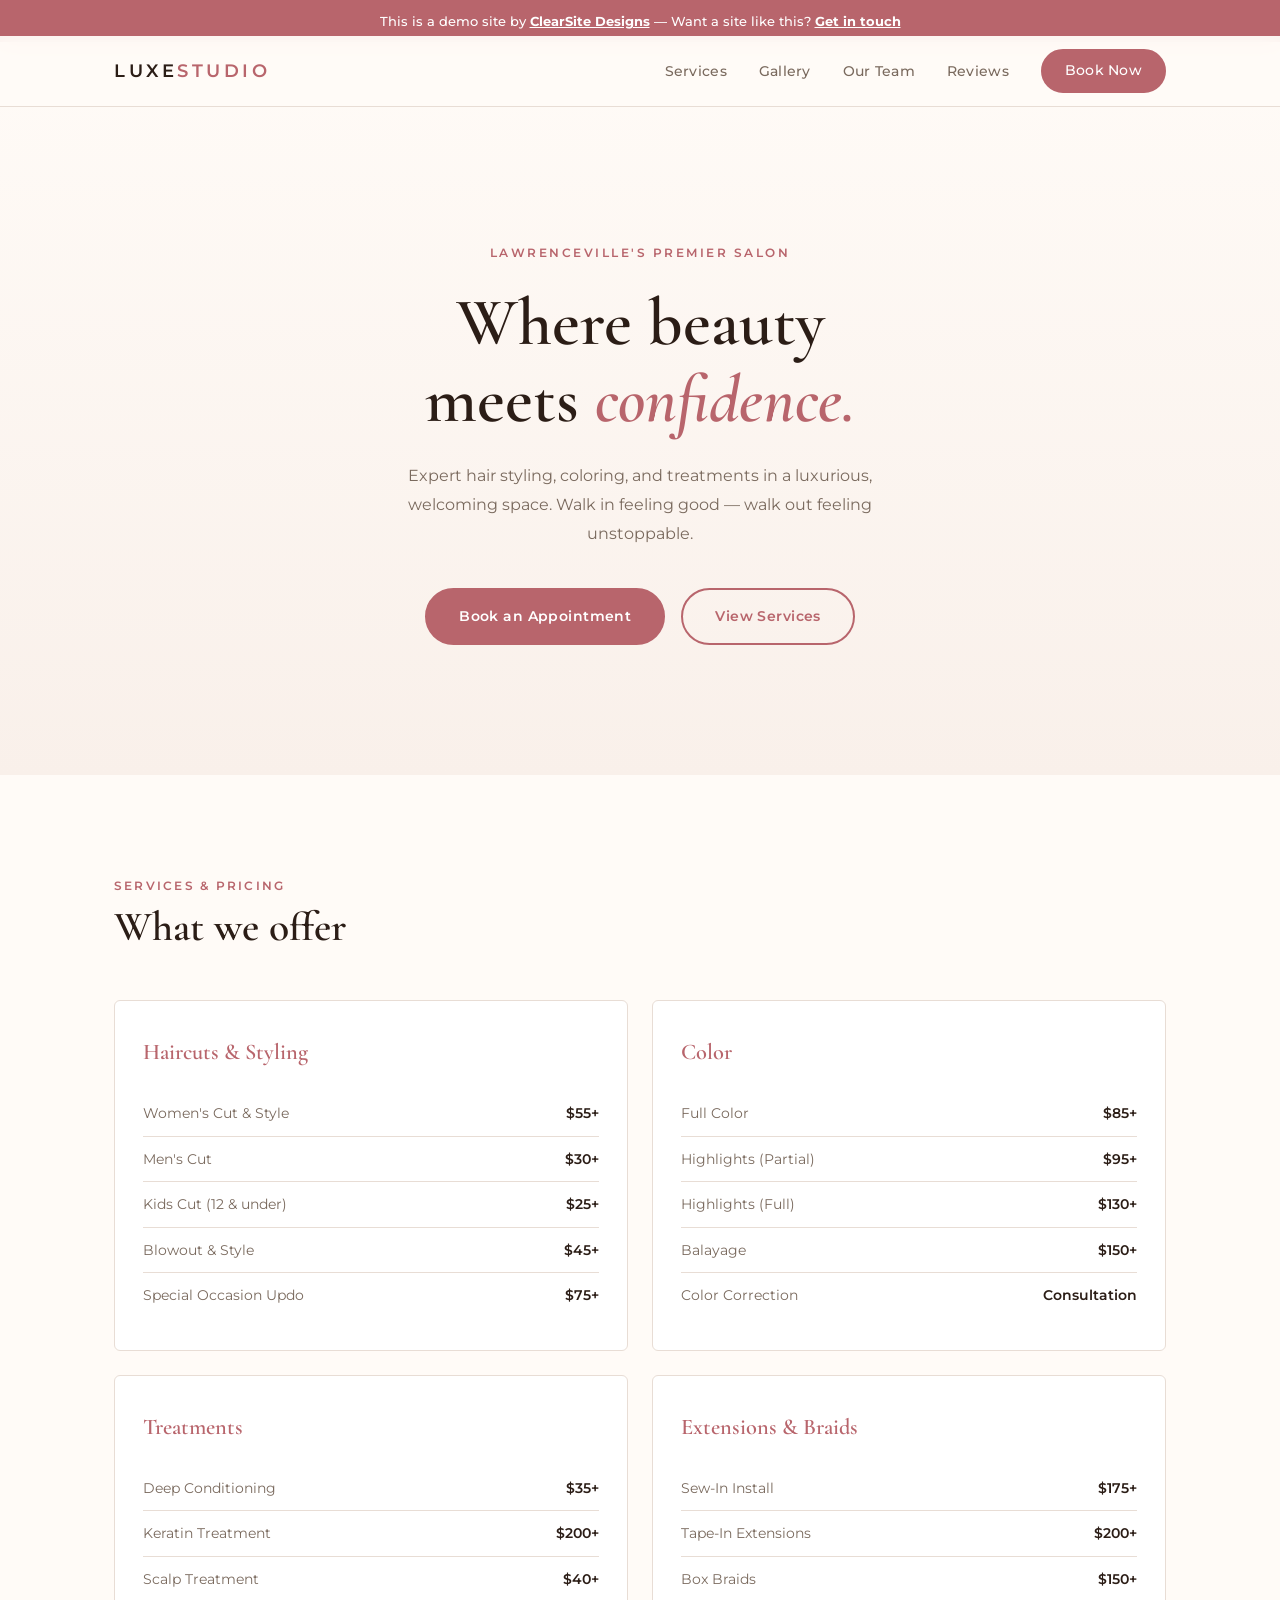
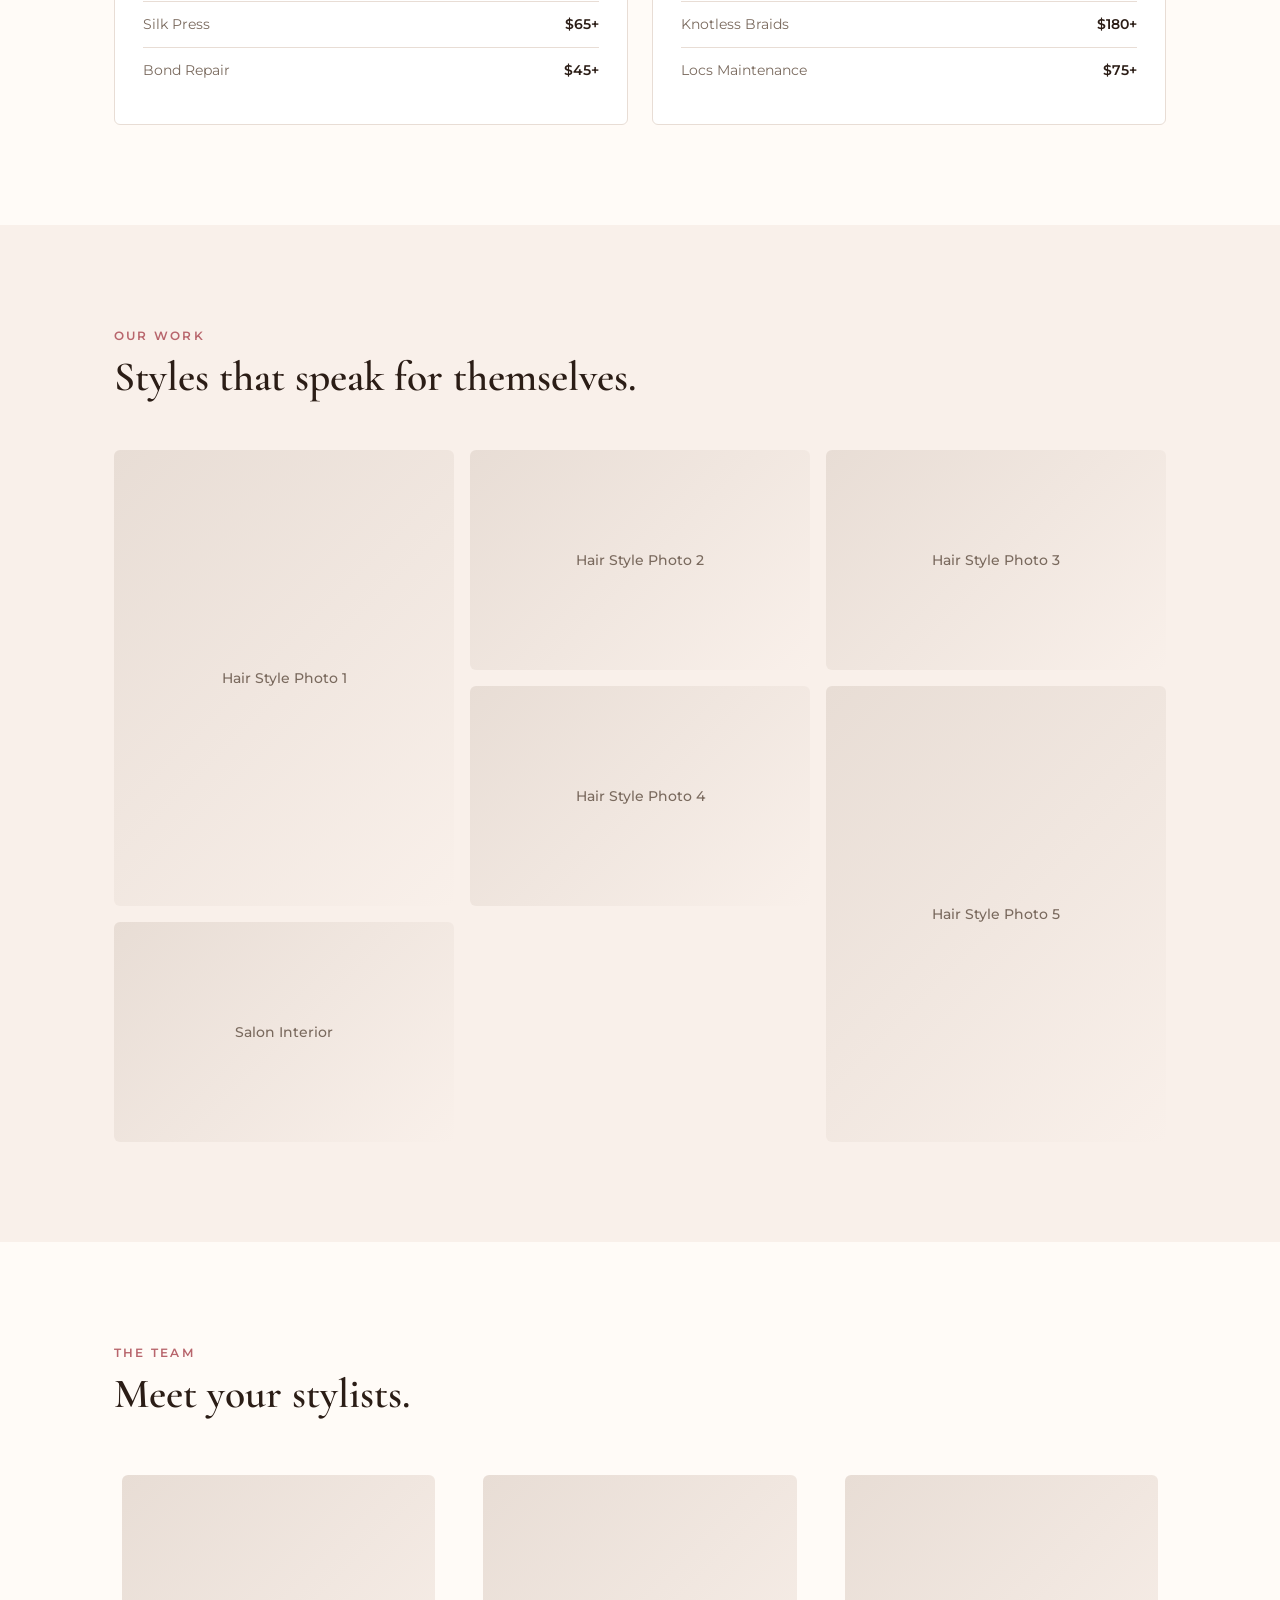
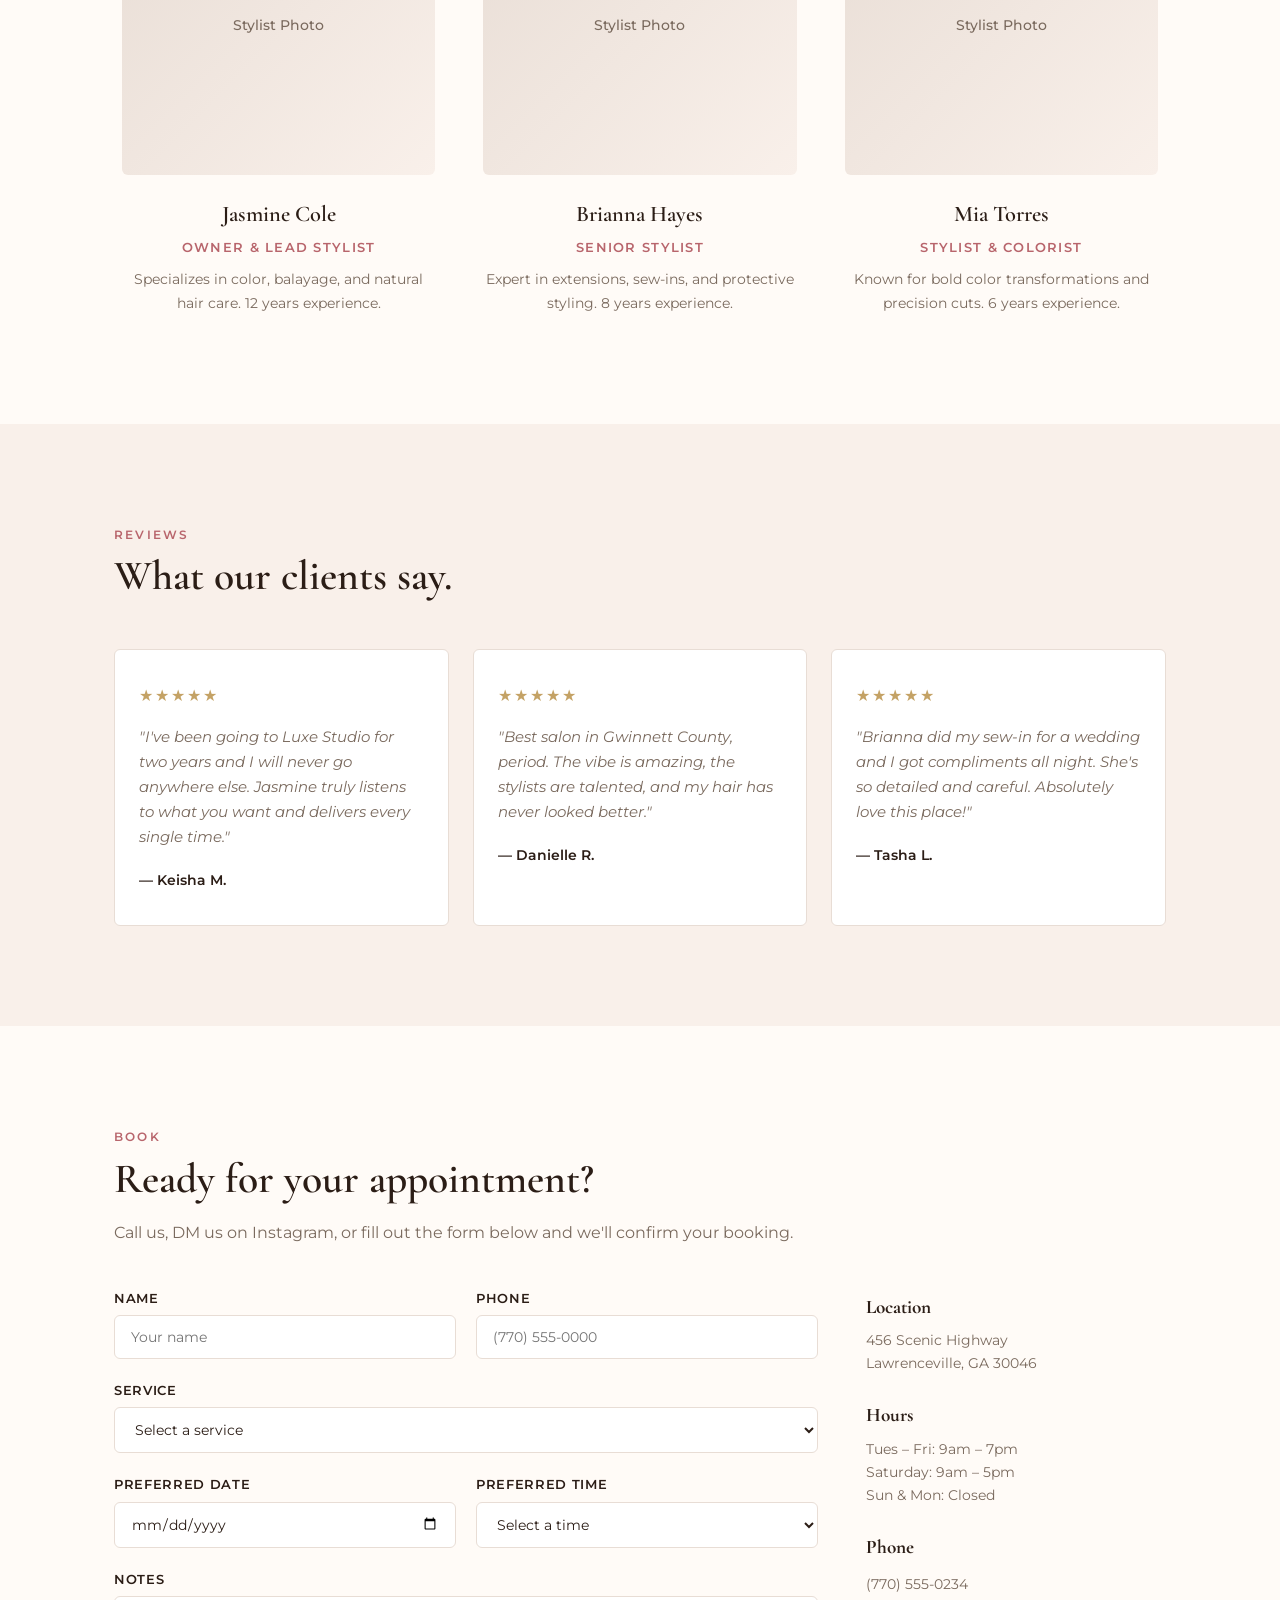
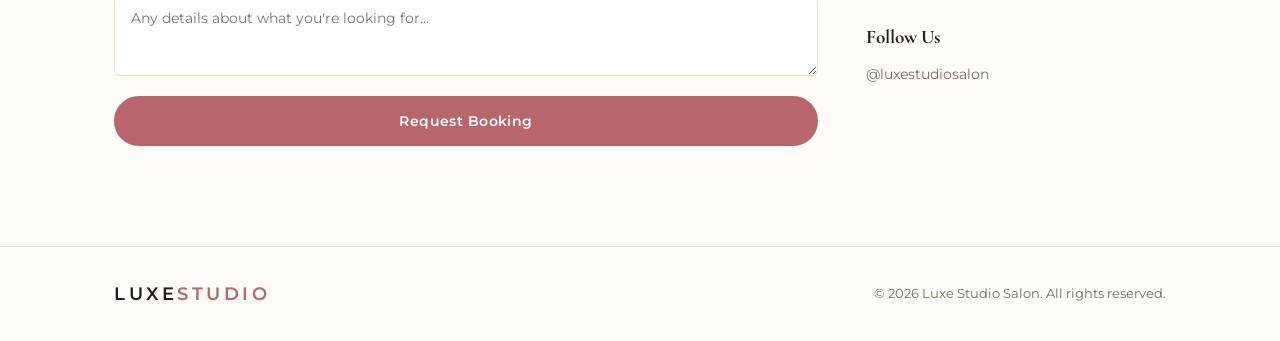
<file: demos/salon/index.html>
<!DOCTYPE html>
<html lang="en">
<head>
    <meta charset="UTF-8">
    <meta name="viewport" content="width=device-width, initial-scale=1.0">
    <meta name="description" content="Luxe Studio Salon — Premium hair styling and beauty services in Lawrenceville, GA.">
    <title>Luxe Studio Salon | Hair & Beauty</title>
    <link rel="preconnect" href="https://fonts.googleapis.com">
    <link rel="preconnect" href="https://fonts.gstatic.com" crossorigin>
    <link href="https://fonts.googleapis.com/css2?family=Cormorant+Garamond:ital,wght@0,600;1,600&family=Montserrat:wght@400;500;600&display=swap" rel="stylesheet">
    <link rel="stylesheet" href="styles.css">
</head>
<body>
    <!-- Demo Banner -->
    <div class="demo-banner">
        This is a demo site by <a href="https://clearsitedesigns.com">ClearSite Designs</a> — Want a site like this? <a href="https://clearsitedesigns.com/#contact">Get in touch</a>
    </div>

    <!-- Navigation -->
    <nav class="nav" id="nav">
        <div class="container nav-container">
            <a href="#" class="logo">LUXE<span>STUDIO</span></a>
            <button class="nav-toggle" id="nav-toggle" aria-label="Toggle menu">
                <span></span>
                <span></span>
                <span></span>
            </button>
            <ul class="nav-links" id="nav-links">
                <li><a href="#services">Services</a></li>
                <li><a href="#gallery">Gallery</a></li>
                <li><a href="#team">Our Team</a></li>
                <li><a href="#reviews">Reviews</a></li>
                <li><a href="#contact" class="btn btn-sm">Book Now</a></li>
            </ul>
        </div>
    </nav>

    <!-- Hero -->
    <header class="hero">
        <div class="container hero-content">
            <p class="hero-tag">Lawrenceville's Premier Salon</p>
            <h1>Where beauty<br>meets <em>confidence.</em></h1>
            <p class="hero-sub">Expert hair styling, coloring, and treatments in a luxurious, welcoming space. Walk in feeling good — walk out feeling unstoppable.</p>
            <div class="hero-actions">
                <a href="#contact" class="btn">Book an Appointment</a>
                <a href="#services" class="btn btn-outline">View Services</a>
            </div>
        </div>
    </header>

    <!-- Services -->
    <section class="section" id="services">
        <div class="container">
            <p class="section-tag">Services & Pricing</p>
            <h2>What we offer</h2>
            <div class="services-grid">
                <div class="service-card">
                    <h3>Haircuts & Styling</h3>
                    <ul class="price-list">
                        <li><span>Women's Cut & Style</span><span>$55+</span></li>
                        <li><span>Men's Cut</span><span>$30+</span></li>
                        <li><span>Kids Cut (12 & under)</span><span>$25+</span></li>
                        <li><span>Blowout & Style</span><span>$45+</span></li>
                        <li><span>Special Occasion Updo</span><span>$75+</span></li>
                    </ul>
                </div>
                <div class="service-card">
                    <h3>Color</h3>
                    <ul class="price-list">
                        <li><span>Full Color</span><span>$85+</span></li>
                        <li><span>Highlights (Partial)</span><span>$95+</span></li>
                        <li><span>Highlights (Full)</span><span>$130+</span></li>
                        <li><span>Balayage</span><span>$150+</span></li>
                        <li><span>Color Correction</span><span>Consultation</span></li>
                    </ul>
                </div>
                <div class="service-card">
                    <h3>Treatments</h3>
                    <ul class="price-list">
                        <li><span>Deep Conditioning</span><span>$35+</span></li>
                        <li><span>Keratin Treatment</span><span>$200+</span></li>
                        <li><span>Scalp Treatment</span><span>$40+</span></li>
                        <li><span>Silk Press</span><span>$65+</span></li>
                        <li><span>Bond Repair</span><span>$45+</span></li>
                    </ul>
                </div>
                <div class="service-card">
                    <h3>Extensions & Braids</h3>
                    <ul class="price-list">
                        <li><span>Sew-In Install</span><span>$175+</span></li>
                        <li><span>Tape-In Extensions</span><span>$200+</span></li>
                        <li><span>Box Braids</span><span>$150+</span></li>
                        <li><span>Knotless Braids</span><span>$180+</span></li>
                        <li><span>Locs Maintenance</span><span>$75+</span></li>
                    </ul>
                </div>
            </div>
        </div>
    </section>

    <!-- Gallery -->
    <section class="section section-blush" id="gallery">
        <div class="container">
            <p class="section-tag">Our Work</p>
            <h2>Styles that speak for themselves.</h2>
            <div class="gallery-grid">
                <div class="gallery-item tall"><div class="image-placeholder">Hair Style Photo 1</div></div>
                <div class="gallery-item"><div class="image-placeholder">Hair Style Photo 2</div></div>
                <div class="gallery-item"><div class="image-placeholder">Hair Style Photo 3</div></div>
                <div class="gallery-item"><div class="image-placeholder">Hair Style Photo 4</div></div>
                <div class="gallery-item tall"><div class="image-placeholder">Hair Style Photo 5</div></div>
                <div class="gallery-item"><div class="image-placeholder">Salon Interior</div></div>
            </div>
        </div>
    </section>

    <!-- Team -->
    <section class="section" id="team">
        <div class="container">
            <p class="section-tag">The Team</p>
            <h2>Meet your stylists.</h2>
            <div class="team-grid">
                <div class="team-card">
                    <div class="image-placeholder team-photo">Stylist Photo</div>
                    <h3>Jasmine Cole</h3>
                    <p class="team-role">Owner & Lead Stylist</p>
                    <p>Specializes in color, balayage, and natural hair care. 12 years experience.</p>
                </div>
                <div class="team-card">
                    <div class="image-placeholder team-photo">Stylist Photo</div>
                    <h3>Brianna Hayes</h3>
                    <p class="team-role">Senior Stylist</p>
                    <p>Expert in extensions, sew-ins, and protective styling. 8 years experience.</p>
                </div>
                <div class="team-card">
                    <div class="image-placeholder team-photo">Stylist Photo</div>
                    <h3>Mia Torres</h3>
                    <p class="team-role">Stylist & Colorist</p>
                    <p>Known for bold color transformations and precision cuts. 6 years experience.</p>
                </div>
            </div>
        </div>
    </section>

    <!-- Reviews -->
    <section class="section section-blush" id="reviews">
        <div class="container">
            <p class="section-tag">Reviews</p>
            <h2>What our clients say.</h2>
            <div class="reviews-grid">
                <div class="review-card">
                    <div class="stars">&#9733;&#9733;&#9733;&#9733;&#9733;</div>
                    <p>"I've been going to Luxe Studio for two years and I will never go anywhere else. Jasmine truly listens to what you want and delivers every single time."</p>
                    <span class="reviewer">— Keisha M.</span>
                </div>
                <div class="review-card">
                    <div class="stars">&#9733;&#9733;&#9733;&#9733;&#9733;</div>
                    <p>"Best salon in Gwinnett County, period. The vibe is amazing, the stylists are talented, and my hair has never looked better."</p>
                    <span class="reviewer">— Danielle R.</span>
                </div>
                <div class="review-card">
                    <div class="stars">&#9733;&#9733;&#9733;&#9733;&#9733;</div>
                    <p>"Brianna did my sew-in for a wedding and I got compliments all night. She's so detailed and careful. Absolutely love this place!"</p>
                    <span class="reviewer">— Tasha L.</span>
                </div>
            </div>
        </div>
    </section>

    <!-- Contact / Booking -->
    <section class="section" id="contact">
        <div class="container">
            <p class="section-tag">Book</p>
            <h2>Ready for your appointment?</h2>
            <p class="contact-sub">Call us, DM us on Instagram, or fill out the form below and we'll confirm your booking.</p>
            <div class="contact-grid">
                <form class="contact-form">
                    <div class="form-row">
                        <div class="form-group">
                            <label for="name">Name</label>
                            <input type="text" id="name" placeholder="Your name">
                        </div>
                        <div class="form-group">
                            <label for="phone">Phone</label>
                            <input type="tel" id="phone" placeholder="(770) 555-0000">
                        </div>
                    </div>
                    <div class="form-group">
                        <label for="service">Service</label>
                        <select id="service">
                            <option value="">Select a service</option>
                            <option>Women's Cut & Style</option>
                            <option>Men's Cut</option>
                            <option>Blowout & Style</option>
                            <option>Full Color</option>
                            <option>Highlights</option>
                            <option>Balayage</option>
                            <option>Silk Press</option>
                            <option>Sew-In Install</option>
                            <option>Box Braids</option>
                            <option>Knotless Braids</option>
                            <option>Other</option>
                        </select>
                    </div>
                    <div class="form-row">
                        <div class="form-group">
                            <label for="date">Preferred Date</label>
                            <input type="date" id="date">
                        </div>
                        <div class="form-group">
                            <label for="time">Preferred Time</label>
                            <select id="time">
                                <option value="">Select a time</option>
                                <option>9:00 AM</option>
                                <option>10:00 AM</option>
                                <option>11:00 AM</option>
                                <option>12:00 PM</option>
                                <option>1:00 PM</option>
                                <option>2:00 PM</option>
                                <option>3:00 PM</option>
                                <option>4:00 PM</option>
                                <option>5:00 PM</option>
                            </select>
                        </div>
                    </div>
                    <div class="form-group">
                        <label for="message">Notes</label>
                        <textarea id="message" rows="3" placeholder="Any details about what you're looking for..."></textarea>
                    </div>
                    <button type="submit" class="btn">Request Booking</button>
                </form>
                <div class="contact-info">
                    <div class="info-item">
                        <h4>Location</h4>
                        <p>456 Scenic Highway<br>Lawrenceville, GA 30046</p>
                    </div>
                    <div class="info-item">
                        <h4>Hours</h4>
                        <p>Tues – Fri: 9am – 7pm<br>Saturday: 9am – 5pm<br>Sun & Mon: Closed</p>
                    </div>
                    <div class="info-item">
                        <h4>Phone</h4>
                        <a href="tel:7705550234">(770) 555-0234</a>
                    </div>
                    <div class="info-item">
                        <h4>Follow Us</h4>
                        <a href="#">@luxestudiosalon</a>
                    </div>
                </div>
            </div>
        </div>
    </section>

    <!-- Footer -->
    <footer class="footer">
        <div class="container footer-container">
            <a href="#" class="logo">LUXE<span>STUDIO</span></a>
            <p>&copy; 2026 Luxe Studio Salon. All rights reserved.</p>
        </div>
    </footer>

    <script src="script.js"></script>
</body>
</html>
</file>
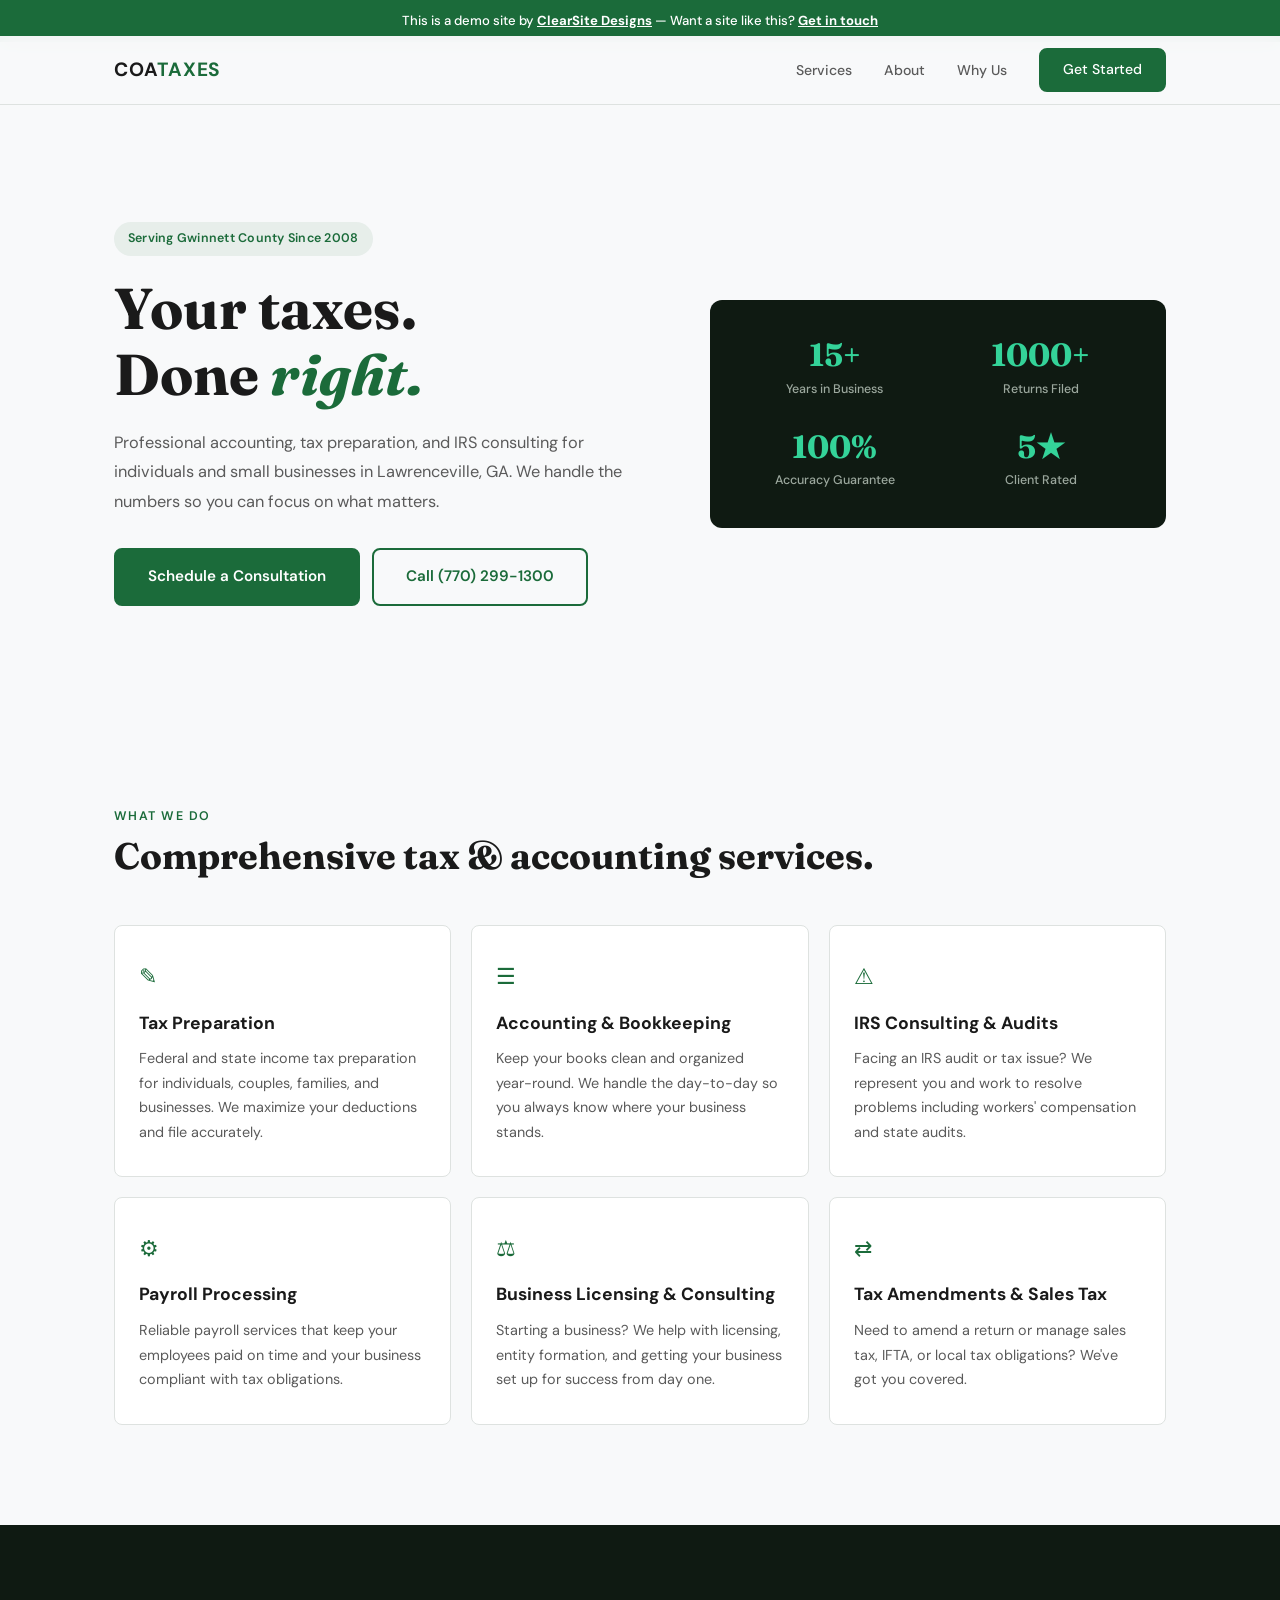
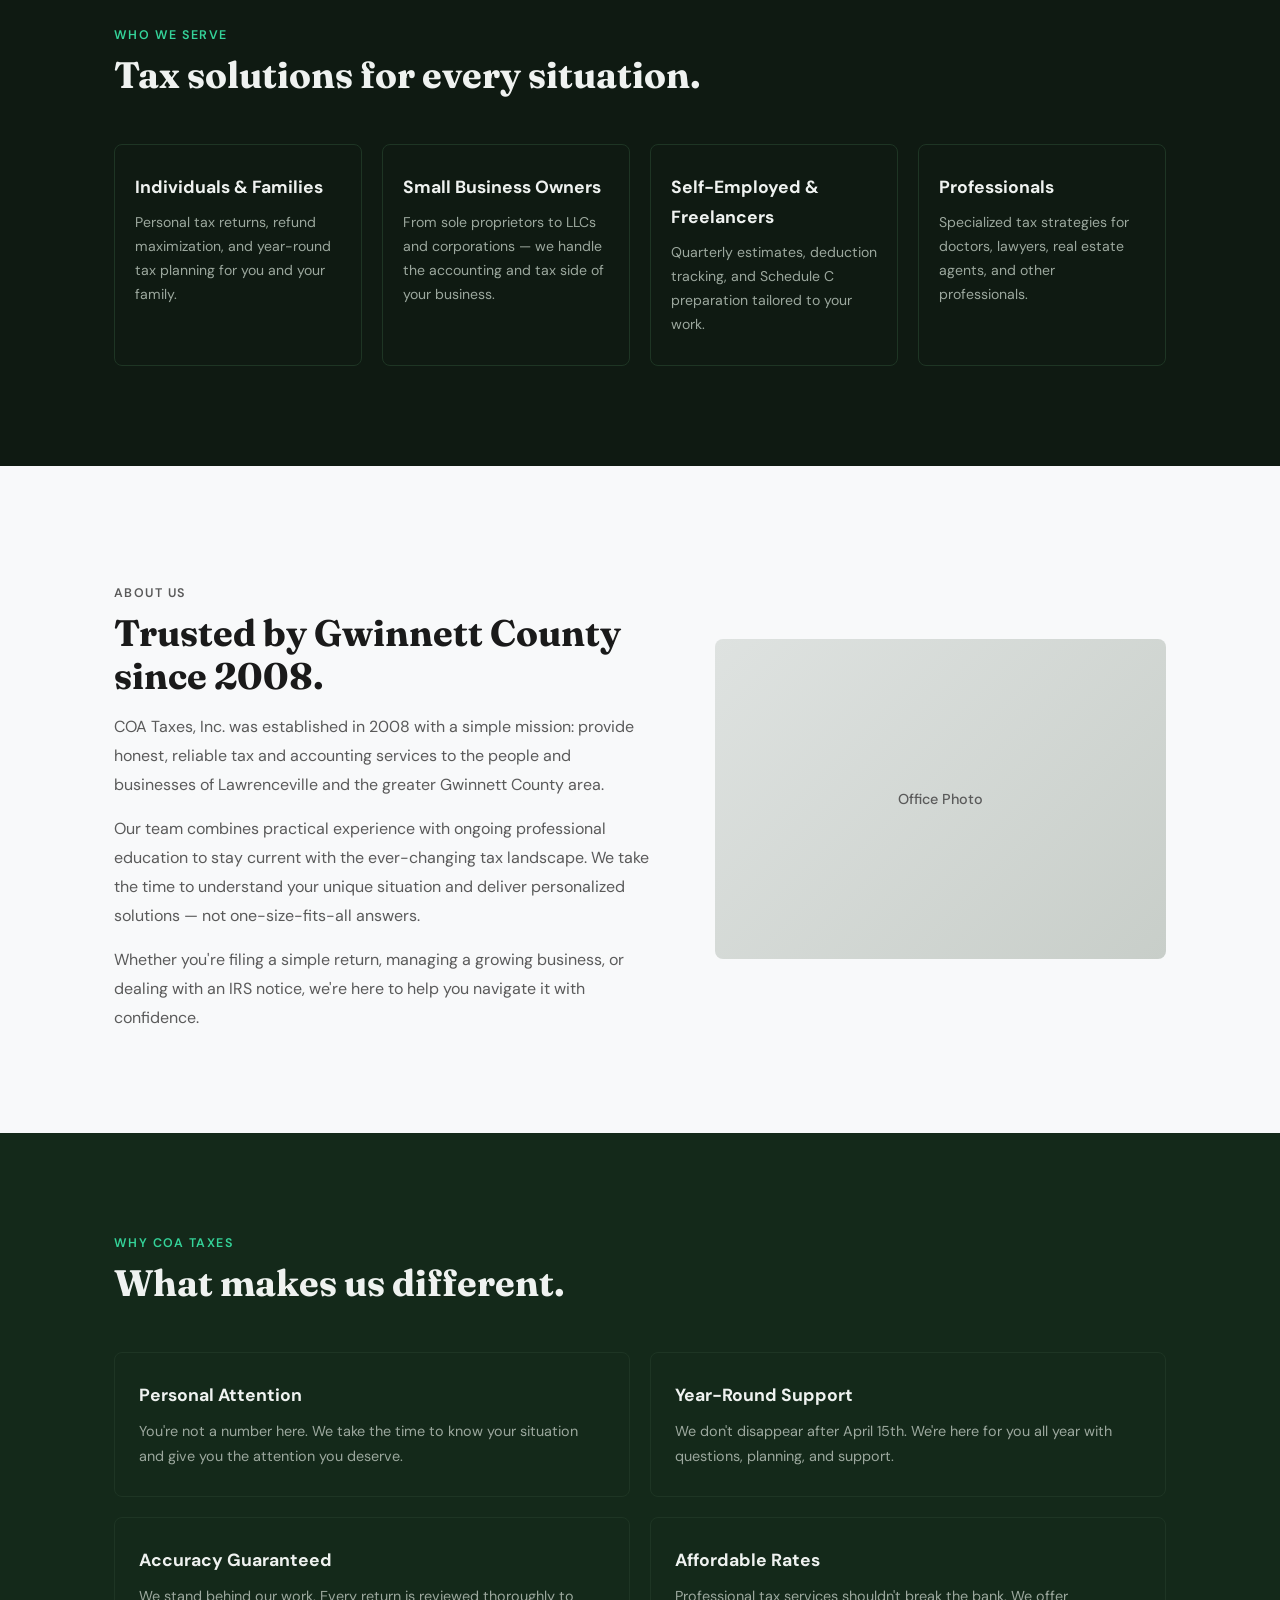
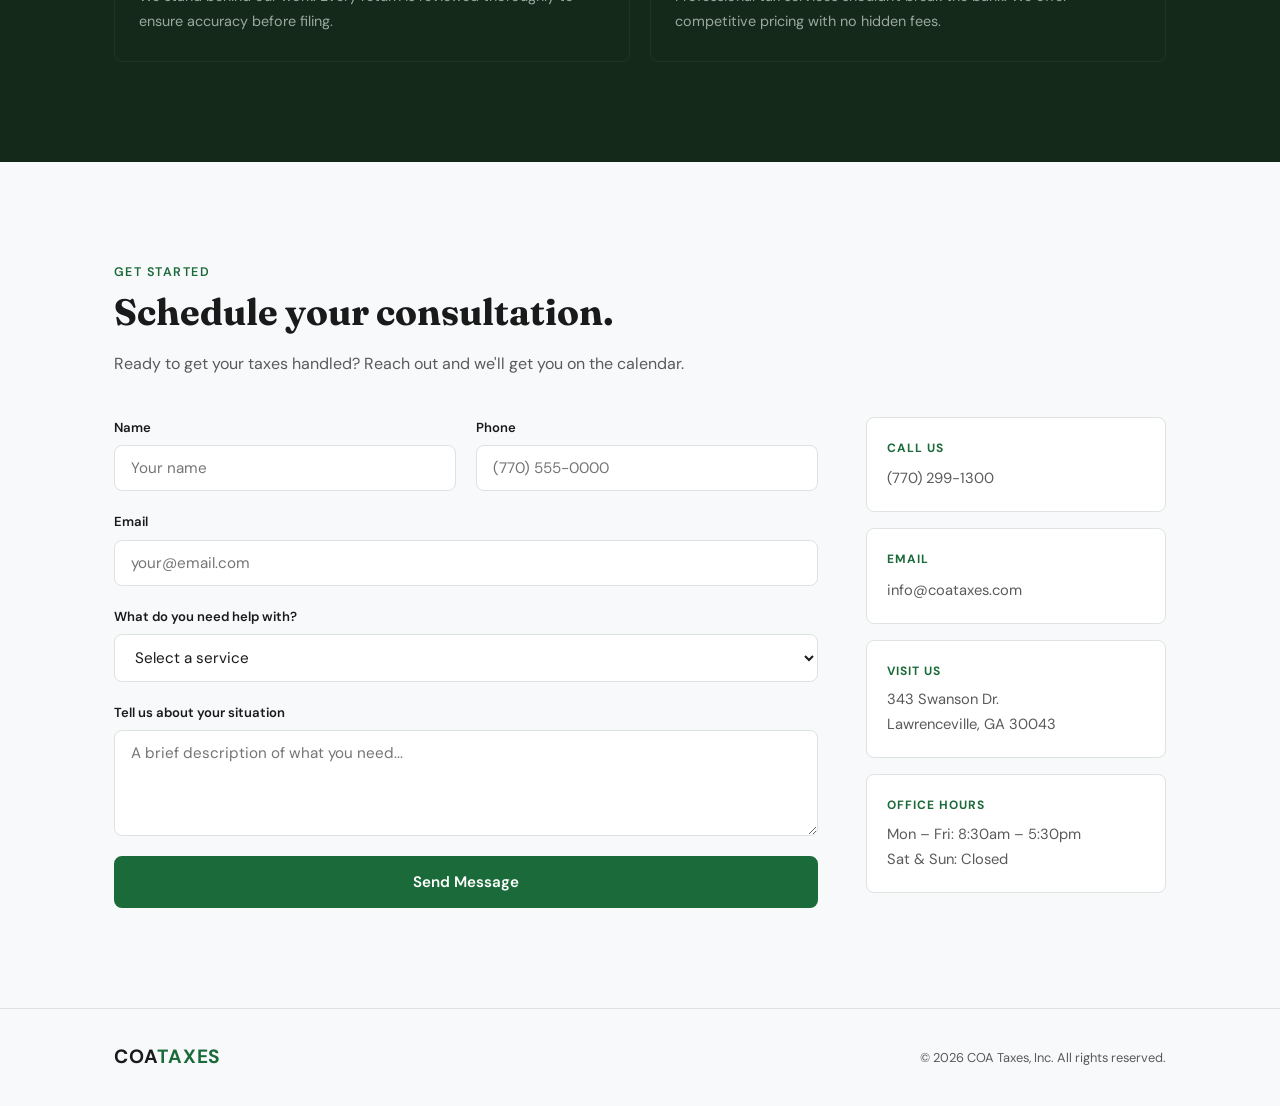
<file: demos/tax/index.html>
<!DOCTYPE html>
<html lang="en">
<head>
    <meta charset="UTF-8">
    <meta name="viewport" content="width=device-width, initial-scale=1.0">
    <meta name="description" content="COA Taxes, Inc — Accounting, tax preparation, and IRS consulting in Lawrenceville, GA. Serving individuals and small businesses since 2008.">
    <title>COA Taxes, Inc | Accounting, Tax & IRS Consulting</title>
    <link rel="preconnect" href="https://fonts.googleapis.com">
    <link rel="preconnect" href="https://fonts.gstatic.com" crossorigin>
    <link href="https://fonts.googleapis.com/css2?family=DM+Sans:wght@400;500;600;700&family=Fraunces:ital,wght@0,700;1,700&display=swap" rel="stylesheet">
    <link rel="stylesheet" href="styles.css">
</head>
<body>
    <!-- Demo Banner -->
    <div class="demo-banner">
        This is a demo site by <a href="https://clearsitedesigns.com">ClearSite Designs</a> — Want a site like this? <a href="https://clearsitedesigns.com/#contact">Get in touch</a>
    </div>

    <!-- Navigation -->
    <nav class="nav" id="nav">
        <div class="container nav-container">
            <a href="#" class="logo">COA<span>TAXES</span></a>
            <button class="nav-toggle" id="nav-toggle" aria-label="Toggle menu">
                <span></span>
                <span></span>
                <span></span>
            </button>
            <ul class="nav-links" id="nav-links">
                <li><a href="#services">Services</a></li>
                <li><a href="#about">About</a></li>
                <li><a href="#why">Why Us</a></li>
                <li><a href="#contact" class="btn btn-sm">Get Started</a></li>
            </ul>
        </div>
    </nav>

    <!-- Hero -->
    <header class="hero">
        <div class="container">
            <div class="hero-grid">
                <div class="hero-text">
                    <div class="hero-badge">Serving Gwinnett County Since 2008</div>
                    <h1>Your taxes.<br>Done <em>right.</em></h1>
                    <p class="hero-sub">Professional accounting, tax preparation, and IRS consulting for individuals and small businesses in Lawrenceville, GA. We handle the numbers so you can focus on what matters.</p>
                    <div class="hero-actions">
                        <a href="#contact" class="btn">Schedule a Consultation</a>
                        <a href="tel:7702991300" class="btn btn-outline">Call (770) 299-1300</a>
                    </div>
                </div>
                <div class="hero-card">
                    <div class="stat-grid">
                        <div class="stat">
                            <div class="stat-num">15+</div>
                            <div class="stat-label">Years in Business</div>
                        </div>
                        <div class="stat">
                            <div class="stat-num">1000+</div>
                            <div class="stat-label">Returns Filed</div>
                        </div>
                        <div class="stat">
                            <div class="stat-num">100%</div>
                            <div class="stat-label">Accuracy Guarantee</div>
                        </div>
                        <div class="stat">
                            <div class="stat-num">5&#9733;</div>
                            <div class="stat-label">Client Rated</div>
                        </div>
                    </div>
                </div>
            </div>
        </div>
    </header>

    <!-- Services -->
    <section class="section" id="services">
        <div class="container">
            <p class="section-tag">What We Do</p>
            <h2>Comprehensive tax & accounting services.</h2>
            <div class="services-grid">
                <div class="service-card">
                    <div class="service-icon">&#9998;</div>
                    <h3>Tax Preparation</h3>
                    <p>Federal and state income tax preparation for individuals, couples, families, and businesses. We maximize your deductions and file accurately.</p>
                </div>
                <div class="service-card">
                    <div class="service-icon">&#9776;</div>
                    <h3>Accounting & Bookkeeping</h3>
                    <p>Keep your books clean and organized year-round. We handle the day-to-day so you always know where your business stands.</p>
                </div>
                <div class="service-card">
                    <div class="service-icon">&#9888;</div>
                    <h3>IRS Consulting & Audits</h3>
                    <p>Facing an IRS audit or tax issue? We represent you and work to resolve problems including workers' compensation and state audits.</p>
                </div>
                <div class="service-card">
                    <div class="service-icon">&#9881;</div>
                    <h3>Payroll Processing</h3>
                    <p>Reliable payroll services that keep your employees paid on time and your business compliant with tax obligations.</p>
                </div>
                <div class="service-card">
                    <div class="service-icon">&#9878;</div>
                    <h3>Business Licensing & Consulting</h3>
                    <p>Starting a business? We help with licensing, entity formation, and getting your business set up for success from day one.</p>
                </div>
                <div class="service-card">
                    <div class="service-icon">&#8644;</div>
                    <h3>Tax Amendments & Sales Tax</h3>
                    <p>Need to amend a return or manage sales tax, IFTA, or local tax obligations? We've got you covered.</p>
                </div>
            </div>
        </div>
    </section>

    <!-- Who We Serve -->
    <section class="section section-dark" id="clients">
        <div class="container">
            <p class="section-tag">Who We Serve</p>
            <h2>Tax solutions for every situation.</h2>
            <div class="clients-grid">
                <div class="client-card">
                    <h3>Individuals & Families</h3>
                    <p>Personal tax returns, refund maximization, and year-round tax planning for you and your family.</p>
                </div>
                <div class="client-card">
                    <h3>Small Business Owners</h3>
                    <p>From sole proprietors to LLCs and corporations — we handle the accounting and tax side of your business.</p>
                </div>
                <div class="client-card">
                    <h3>Self-Employed & Freelancers</h3>
                    <p>Quarterly estimates, deduction tracking, and Schedule C preparation tailored to your work.</p>
                </div>
                <div class="client-card">
                    <h3>Professionals</h3>
                    <p>Specialized tax strategies for doctors, lawyers, real estate agents, and other professionals.</p>
                </div>
            </div>
        </div>
    </section>

    <!-- About -->
    <section class="section" id="about">
        <div class="container about-grid">
            <div class="about-text">
                <p class="section-tag">About Us</p>
                <h2>Trusted by Gwinnett County since 2008.</h2>
                <p>COA Taxes, Inc. was established in 2008 with a simple mission: provide honest, reliable tax and accounting services to the people and businesses of Lawrenceville and the greater Gwinnett County area.</p>
                <p>Our team combines practical experience with ongoing professional education to stay current with the ever-changing tax landscape. We take the time to understand your unique situation and deliver personalized solutions — not one-size-fits-all answers.</p>
                <p>Whether you're filing a simple return, managing a growing business, or dealing with an IRS notice, we're here to help you navigate it with confidence.</p>
            </div>
            <div class="about-image">
                <div class="image-placeholder">Office Photo</div>
            </div>
        </div>
    </section>

    <!-- Why Us -->
    <section class="section section-accent" id="why">
        <div class="container">
            <p class="section-tag">Why COA Taxes</p>
            <h2>What makes us different.</h2>
            <div class="why-grid">
                <div class="why-card">
                    <h3>Personal Attention</h3>
                    <p>You're not a number here. We take the time to know your situation and give you the attention you deserve.</p>
                </div>
                <div class="why-card">
                    <h3>Year-Round Support</h3>
                    <p>We don't disappear after April 15th. We're here for you all year with questions, planning, and support.</p>
                </div>
                <div class="why-card">
                    <h3>Accuracy Guaranteed</h3>
                    <p>We stand behind our work. Every return is reviewed thoroughly to ensure accuracy before filing.</p>
                </div>
                <div class="why-card">
                    <h3>Affordable Rates</h3>
                    <p>Professional tax services shouldn't break the bank. We offer competitive pricing with no hidden fees.</p>
                </div>
            </div>
        </div>
    </section>

    <!-- Contact -->
    <section class="section" id="contact">
        <div class="container">
            <p class="section-tag">Get Started</p>
            <h2>Schedule your consultation.</h2>
            <p class="contact-sub">Ready to get your taxes handled? Reach out and we'll get you on the calendar.</p>
            <div class="contact-grid">
                <form class="contact-form">
                    <div class="form-row">
                        <div class="form-group">
                            <label for="name">Name</label>
                            <input type="text" id="name" placeholder="Your name">
                        </div>
                        <div class="form-group">
                            <label for="phone">Phone</label>
                            <input type="tel" id="phone" placeholder="(770) 555-0000">
                        </div>
                    </div>
                    <div class="form-group">
                        <label for="email">Email</label>
                        <input type="email" id="email" placeholder="your@email.com">
                    </div>
                    <div class="form-group">
                        <label for="service">What do you need help with?</label>
                        <select id="service">
                            <option value="">Select a service</option>
                            <option>Individual Tax Preparation</option>
                            <option>Business Tax Preparation</option>
                            <option>Bookkeeping & Accounting</option>
                            <option>IRS Audit / Notice</option>
                            <option>Payroll Services</option>
                            <option>Business Licensing</option>
                            <option>Tax Amendment</option>
                            <option>Other</option>
                        </select>
                    </div>
                    <div class="form-group">
                        <label for="message">Tell us about your situation</label>
                        <textarea id="message" rows="4" placeholder="A brief description of what you need..."></textarea>
                    </div>
                    <button type="submit" class="btn">Send Message</button>
                </form>
                <div class="contact-info">
                    <div class="info-card">
                        <h4>Call Us</h4>
                        <a href="tel:7702991300">(770) 299-1300</a>
                    </div>
                    <div class="info-card">
                        <h4>Email</h4>
                        <a href="mailto:info@coataxes.com">info@coataxes.com</a>
                    </div>
                    <div class="info-card">
                        <h4>Visit Us</h4>
                        <p>343 Swanson Dr.<br>Lawrenceville, GA 30043</p>
                    </div>
                    <div class="info-card">
                        <h4>Office Hours</h4>
                        <p>Mon – Fri: 8:30am – 5:30pm<br>Sat & Sun: Closed</p>
                    </div>
                </div>
            </div>
        </div>
    </section>

    <!-- Footer -->
    <footer class="footer">
        <div class="container footer-container">
            <a href="#" class="logo">COA<span>TAXES</span></a>
            <p>&copy; 2026 COA Taxes, Inc. All rights reserved.</p>
        </div>
    </footer>

    <script src="script.js"></script>
</body>
</html>
</file>
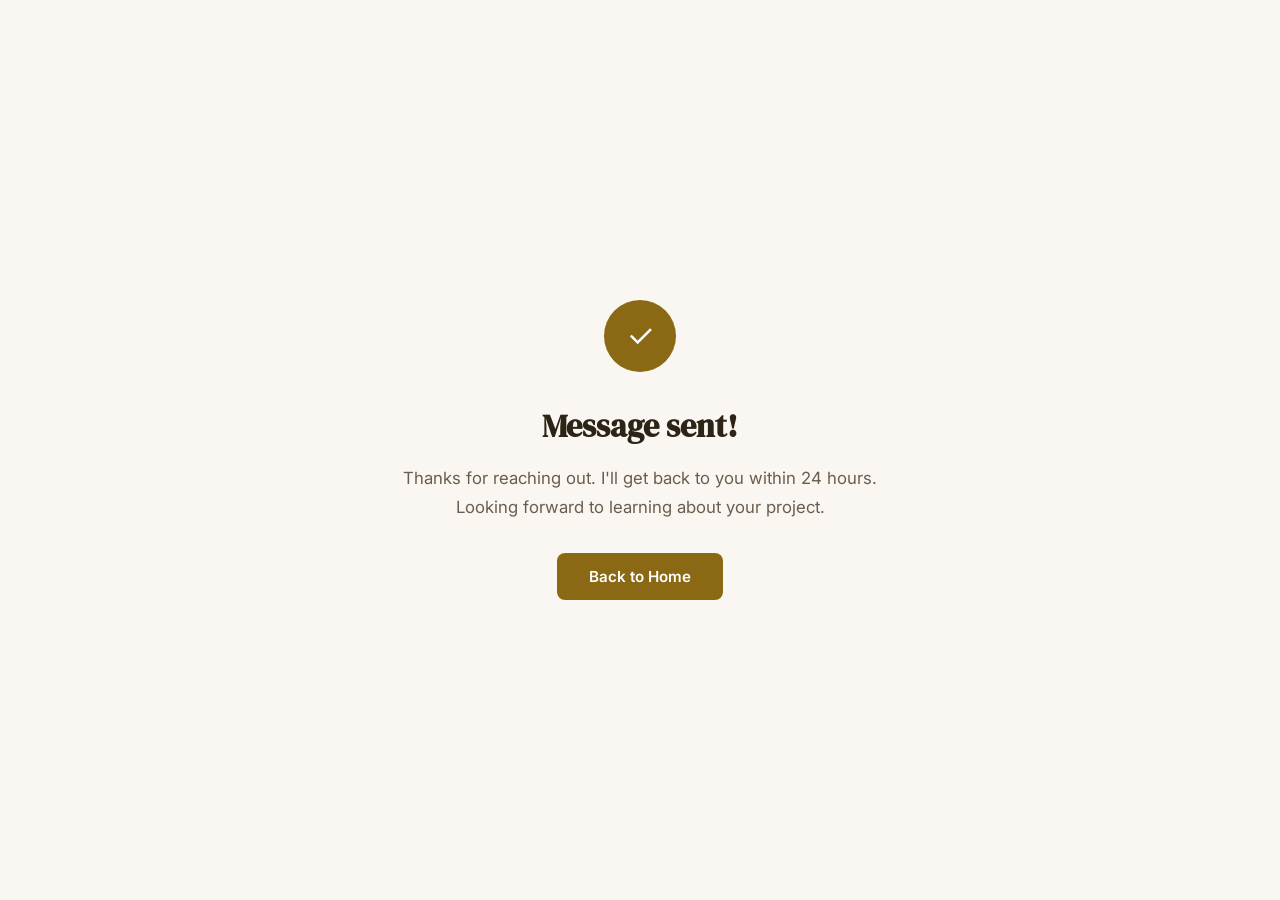
<file: thank-you.html>
<!DOCTYPE html>
<html lang="en">
<head>
    <meta charset="UTF-8">
    <meta name="viewport" content="width=device-width, initial-scale=1.0">
    <title>Message Sent | ClearSite Designs</title>
    <link rel="preconnect" href="https://fonts.googleapis.com">
    <link rel="preconnect" href="https://fonts.gstatic.com" crossorigin>
    <link href="https://fonts.googleapis.com/css2?family=DM+Serif+Display&family=Inter:wght@400;500;600&display=swap" rel="stylesheet">
    <style>
        :root {
            --color-bg: #FAF7F2;
            --color-text: #2C2416;
            --color-text-light: #6B5D4D;
            --color-accent: #8B6914;
            --font-heading: 'DM Serif Display', serif;
            --font-body: 'Inter', sans-serif;
        }

        * { margin: 0; padding: 0; box-sizing: border-box; }

        body {
            font-family: var(--font-body);
            background: var(--color-bg);
            color: var(--color-text);
            min-height: 100vh;
            display: flex;
            align-items: center;
            justify-content: center;
            text-align: center;
            padding: 24px;
            -webkit-font-smoothing: antialiased;
        }

        .container {
            max-width: 500px;
        }

        .checkmark {
            width: 72px;
            height: 72px;
            background: var(--color-accent);
            border-radius: 50%;
            display: flex;
            align-items: center;
            justify-content: center;
            margin: 0 auto 32px;
            font-size: 2rem;
            color: #fff;
        }

        h1 {
            font-family: var(--font-heading);
            font-size: 2rem;
            margin-bottom: 16px;
        }

        p {
            color: var(--color-text-light);
            font-size: 1.05rem;
            line-height: 1.7;
            margin-bottom: 32px;
        }

        a {
            display: inline-block;
            padding: 14px 32px;
            background: var(--color-accent);
            color: #fff;
            font-family: var(--font-body);
            font-size: 0.95rem;
            font-weight: 600;
            border: none;
            border-radius: 8px;
            text-decoration: none;
            transition: all 0.25s;
        }

        a:hover {
            background: #A37D1A;
            transform: translateY(-1px);
        }
    </style>
</head>
<body>
    <div class="container">
        <div class="checkmark">&#10003;</div>
        <h1>Message sent!</h1>
        <p>Thanks for reaching out. I'll get back to you within 24 hours. Looking forward to learning about your project.</p>
        <a href="/">Back to Home</a>
    </div>
</body>
</html>
</file>
<file: styles.css>
/* ===========================
   ClearSite Design — Styles
   Earth Tone Palette
   =========================== */

:root {
    --color-bg: #FAF7F2;
    --color-bg-alt: #F0EBE3;
    --color-text: #2C2416;
    --color-text-light: #6B5D4D;
    --color-accent: #8B6914;
    --color-accent-hover: #A37D1A;
    --color-accent-light: #C4A95A;
    --color-warm: #D4A574;
    --color-border: #DDD5C8;
    --color-white: #FFFFFF;
    --color-card: #FFFFFF;

    --font-heading: 'DM Serif Display', serif;
    --font-body: 'Inter', sans-serif;

    --max-width: 1100px;
    --radius: 8px;
}

/* Reset */
*, *::before, *::after {
    margin: 0;
    padding: 0;
    box-sizing: border-box;
}

html {
    scroll-behavior: smooth;
    scroll-padding-top: 80px;
}

body {
    font-family: var(--font-body);
    background: var(--color-bg);
    color: var(--color-text);
    line-height: 1.7;
    font-size: 16px;
    -webkit-font-smoothing: antialiased;
}

img {
    max-width: 100%;
    display: block;
}

a {
    color: var(--color-accent);
    text-decoration: none;
    transition: color 0.2s;
}

a:hover {
    color: var(--color-accent-hover);
}

.container {
    max-width: var(--max-width);
    margin: 0 auto;
    padding: 0 24px;
}

/* ===========================
   Typography
   =========================== */

h1, h2, h3 {
    font-family: var(--font-heading);
    line-height: 1.2;
    color: var(--color-text);
}

h1 {
    font-size: clamp(2.2rem, 5vw, 3.5rem);
    letter-spacing: -0.02em;
}

h1 em {
    font-style: italic;
    color: var(--color-accent);
}

h2 {
    font-size: clamp(1.6rem, 3.5vw, 2.4rem);
    margin-bottom: 16px;
}

h3 {
    font-size: 1.2rem;
    margin-bottom: 8px;
}

/* ===========================
   Buttons
   =========================== */

.btn {
    display: inline-block;
    padding: 14px 32px;
    background: var(--color-accent);
    color: var(--color-white);
    font-family: var(--font-body);
    font-size: 0.95rem;
    font-weight: 600;
    border: 2px solid var(--color-accent);
    border-radius: var(--radius);
    cursor: pointer;
    transition: all 0.25s;
    text-align: center;
}

.btn:hover {
    background: var(--color-accent-hover);
    border-color: var(--color-accent-hover);
    color: var(--color-white);
    transform: translateY(-1px);
}

.btn-outline {
    background: transparent;
    color: var(--color-accent);
}

.btn-outline:hover {
    background: var(--color-accent);
    color: var(--color-white);
}

.btn-sm {
    padding: 8px 20px;
    font-size: 0.85rem;
}

.btn-full {
    width: 100%;
}

/* ===========================
   Navigation
   =========================== */

.nav {
    position: fixed;
    top: 0;
    left: 0;
    right: 0;
    z-index: 1000;
    background: rgba(250, 247, 242, 0.95);
    backdrop-filter: blur(10px);
    border-bottom: 1px solid var(--color-border);
    transition: box-shadow 0.3s;
}

.nav.scrolled {
    box-shadow: 0 2px 20px rgba(44, 36, 22, 0.08);
}

.nav-container {
    display: flex;
    align-items: center;
    justify-content: space-between;
    height: 70px;
}

.logo {
    font-family: var(--font-heading);
    font-size: 1.5rem;
    color: var(--color-text);
}

.logo:hover {
    color: var(--color-text);
}

.logo span {
    color: var(--color-accent);
}

.nav-links {
    display: flex;
    align-items: center;
    gap: 32px;
    list-style: none;
}

.nav-links a {
    font-size: 0.9rem;
    font-weight: 500;
    color: var(--color-text-light);
}

.nav-links a:hover {
    color: var(--color-accent);
}

.nav-links .btn {
    color: var(--color-white);
}

.nav-toggle {
    display: none;
    flex-direction: column;
    gap: 5px;
    background: none;
    border: none;
    cursor: pointer;
    padding: 4px;
}

.nav-toggle span {
    width: 24px;
    height: 2px;
    background: var(--color-text);
    transition: all 0.3s;
}

/* ===========================
   Hero
   =========================== */

.hero {
    padding: 160px 0 100px;
    text-align: center;
}

.hero-tag {
    font-size: 0.85rem;
    font-weight: 600;
    text-transform: uppercase;
    letter-spacing: 0.12em;
    color: var(--color-accent);
    margin-bottom: 16px;
}

.hero h1 {
    margin-bottom: 24px;
}

.hero-sub {
    max-width: 600px;
    margin: 0 auto 40px;
    font-size: 1.05rem;
    color: var(--color-text-light);
    line-height: 1.8;
}

.hero-actions {
    display: flex;
    gap: 16px;
    justify-content: center;
    flex-wrap: wrap;
}

/* ===========================
   Sections
   =========================== */

.section {
    padding: 100px 0;
}

.section-alt {
    background: var(--color-bg-alt);
}

.section-tag {
    font-size: 0.8rem;
    font-weight: 600;
    text-transform: uppercase;
    letter-spacing: 0.12em;
    color: var(--color-accent);
    margin-bottom: 8px;
}

/* ===========================
   Services Grid
   =========================== */

.services-grid {
    display: grid;
    grid-template-columns: repeat(3, 1fr);
    gap: 24px;
    margin-top: 48px;
}

.card {
    background: var(--color-card);
    padding: 36px 28px;
    border-radius: var(--radius);
    border: 1px solid var(--color-border);
    transition: transform 0.25s, box-shadow 0.25s;
}

.card:hover {
    transform: translateY(-4px);
    box-shadow: 0 12px 32px rgba(44, 36, 22, 0.08);
}

.card-icon {
    font-size: 1.8rem;
    margin-bottom: 16px;
    color: var(--color-accent);
}

.card p {
    color: var(--color-text-light);
    font-size: 0.95rem;
}

/* ===========================
   What's Included
   =========================== */

.included-grid {
    display: grid;
    grid-template-columns: 1fr 1fr;
    gap: 24px;
    margin-top: 48px;
    max-width: 700px;
}

.check-list {
    list-style: none;
}

.check-list li {
    padding: 8px 0;
    padding-left: 28px;
    position: relative;
    color: var(--color-text-light);
    font-size: 0.95rem;
}

.check-list li::before {
    content: "\2713";
    position: absolute;
    left: 0;
    color: var(--color-accent);
    font-weight: 700;
}

.pricing-callout {
    margin-top: 48px;
    padding: 36px;
    background: var(--color-white);
    border: 2px solid var(--color-accent);
    border-radius: var(--radius);
    text-align: center;
    max-width: 400px;
}

.price {
    font-family: var(--font-heading);
    font-size: 3rem;
    color: var(--color-accent);
    line-height: 1;
}

.price-desc {
    color: var(--color-text-light);
    margin-top: 8px;
    font-size: 0.95rem;
}

/* ===========================
   Process
   =========================== */

.process-grid {
    display: grid;
    grid-template-columns: repeat(4, 1fr);
    gap: 24px;
    margin-top: 48px;
}

.step {
    text-align: center;
    padding: 24px 16px;
}

.step-num {
    font-family: var(--font-heading);
    font-size: 2.5rem;
    color: var(--color-accent-light);
    margin-bottom: 12px;
}

.step p {
    color: var(--color-text-light);
    font-size: 0.9rem;
}

/* ===========================
   Portfolio
   =========================== */

.portfolio-sub {
    color: var(--color-text-light);
    margin-top: 8px;
    margin-bottom: 0;
    max-width: 600px;
}

.portfolio-grid {
    display: grid;
    grid-template-columns: repeat(3, 1fr);
    gap: 24px;
    margin-top: 48px;
}

.portfolio-card {
    border-radius: var(--radius);
    overflow: hidden;
    border: 1px solid var(--color-border);
    background: var(--color-white);
    transition: transform 0.25s, box-shadow 0.25s;
}

.portfolio-card:hover {
    transform: translateY(-4px);
    box-shadow: 0 12px 32px rgba(44, 36, 22, 0.1);
}

.portfolio-link {
    display: block;
    text-decoration: none;
    color: inherit;
}

.portfolio-link:hover {
    color: inherit;
}

.portfolio-placeholder {
    height: 200px;
    display: flex;
    align-items: center;
    justify-content: center;
    font-weight: 700;
    font-size: 1.2rem;
    font-family: var(--font-heading);
}

.portfolio-info {
    padding: 20px;
}

.portfolio-info h3 {
    font-size: 1.1rem;
    margin-bottom: 6px;
    color: var(--color-text);
}

.portfolio-info p {
    font-size: 0.9rem;
    color: var(--color-text-light);
    margin-bottom: 12px;
}

.view-demo {
    font-size: 0.85rem;
    font-weight: 600;
    color: var(--color-accent);
}

/* ===========================
   About
   =========================== */

.about-content {
    max-width: 700px;
}

.about-content p {
    margin-top: 16px;
    color: var(--color-text-light);
    font-size: 1rem;
    line-height: 1.8;
}

/* ===========================
   Contact
   =========================== */

.contact-sub {
    color: var(--color-text-light);
    max-width: 500px;
    margin-bottom: 48px;
}

.contact-content {
    display: grid;
    grid-template-columns: 1fr 320px;
    gap: 48px;
    align-items: start;
}

.contact-form {
    display: flex;
    flex-direction: column;
    gap: 20px;
}

.form-group {
    display: flex;
    flex-direction: column;
    gap: 6px;
}

.form-group label {
    font-size: 0.85rem;
    font-weight: 600;
    color: var(--color-text);
}

.form-group input,
.form-group textarea {
    font-family: var(--font-body);
    font-size: 0.95rem;
    padding: 12px 16px;
    border: 1px solid var(--color-border);
    border-radius: var(--radius);
    background: var(--color-white);
    color: var(--color-text);
    transition: border-color 0.2s;
    outline: none;
}

.form-group input:focus,
.form-group textarea:focus {
    border-color: var(--color-accent);
}

.form-group textarea {
    resize: vertical;
}

.contact-info {
    display: flex;
    flex-direction: column;
    gap: 28px;
    padding-top: 8px;
}

.info-item h4 {
    font-family: var(--font-heading);
    font-size: 1rem;
    margin-bottom: 4px;
}

.info-item p,
.info-item a {
    color: var(--color-text-light);
    font-size: 0.95rem;
}

/* ===========================
   Footer
   =========================== */

.footer {
    padding: 32px 0;
    border-top: 1px solid var(--color-border);
}

.footer-container {
    display: flex;
    align-items: center;
    justify-content: space-between;
}

.footer p {
    font-size: 0.85rem;
    color: var(--color-text-light);
}

/* ===========================
   Responsive
   =========================== */

@media (max-width: 900px) {
    .services-grid,
    .process-grid,
    .portfolio-grid {
        grid-template-columns: 1fr 1fr;
    }

    .contact-content {
        grid-template-columns: 1fr;
    }
}

@media (max-width: 650px) {
    .nav-toggle {
        display: flex;
    }

    .nav-links {
        position: fixed;
        top: 70px;
        left: 0;
        right: 0;
        background: var(--color-bg);
        flex-direction: column;
        padding: 24px;
        gap: 20px;
        border-bottom: 1px solid var(--color-border);
        transform: translateY(-120%);
        transition: transform 0.3s;
    }

    .nav-links.open {
        transform: translateY(0);
    }

    .services-grid,
    .process-grid,
    .portfolio-grid {
        grid-template-columns: 1fr;
    }

    .included-grid {
        grid-template-columns: 1fr;
    }

    .hero {
        padding: 130px 0 70px;
    }

    .section {
        padding: 70px 0;
    }

    .hero-actions {
        flex-direction: column;
        align-items: center;
    }

    .footer-container {
        flex-direction: column;
        gap: 12px;
        text-align: center;
    }
}
</file>
<file: demos/barbershop/styles.css>
/* ===========================
   The Fade Room — Barbershop Demo
   Dark, bold, street-premium
   Black + gold + minimal
   =========================== */

:root {
    --color-bg: #0A0A0A;
    --color-bg-light: #141414;
    --color-text: #F5F5F5;
    --color-text-muted: #888888;
    --color-accent: #D4A843;
    --color-accent-hover: #E0BC66;
    --color-border: #222222;
    --color-card: #141414;

    --font-heading: 'Bebas Neue', sans-serif;
    --font-body: 'Inter', sans-serif;

    --max-width: 1100px;
    --radius: 6px;
}

*, *::before, *::after {
    margin: 0;
    padding: 0;
    box-sizing: border-box;
}

html {
    scroll-behavior: smooth;
    scroll-padding-top: 110px;
}

body {
    font-family: var(--font-body);
    background: var(--color-bg);
    color: var(--color-text);
    line-height: 1.7;
    font-size: 16px;
    -webkit-font-smoothing: antialiased;
}

a {
    color: var(--color-accent);
    text-decoration: none;
    transition: color 0.2s;
}

a:hover { color: var(--color-accent-hover); }

.container {
    max-width: var(--max-width);
    margin: 0 auto;
    padding: 0 24px;
}

/* Demo Banner */
.demo-banner {
    background: var(--color-accent);
    color: #000;
    text-align: center;
    padding: 10px 16px;
    font-size: 0.82rem;
    font-weight: 600;
}

.demo-banner a {
    color: #000;
    text-decoration: underline;
    font-weight: 700;
}

/* Typography */
h1, h2 {
    font-family: var(--font-heading);
    line-height: 1.05;
    letter-spacing: 0.04em;
    color: var(--color-text);
}

h1 {
    font-size: clamp(3rem, 8vw, 5.5rem);
}

.accent { color: var(--color-accent); }

h2 {
    font-size: clamp(1.8rem, 4vw, 2.8rem);
    margin-bottom: 16px;
}

h3 {
    font-family: var(--font-body);
    font-size: 1.05rem;
    font-weight: 700;
    margin-bottom: 6px;
}

/* Buttons */
.btn {
    display: inline-block;
    padding: 14px 32px;
    background: var(--color-accent);
    color: #000;
    font-family: var(--font-body);
    font-size: 0.95rem;
    font-weight: 700;
    border: 2px solid var(--color-accent);
    border-radius: var(--radius);
    cursor: pointer;
    transition: all 0.25s;
    text-align: center;
}

.btn:hover {
    background: var(--color-accent-hover);
    border-color: var(--color-accent-hover);
    color: #000;
    transform: translateY(-1px);
}

.btn-outline {
    background: transparent;
    color: var(--color-accent);
}

.btn-outline:hover {
    background: var(--color-accent);
    color: #000;
}

.btn-sm {
    padding: 8px 22px;
    font-size: 0.85rem;
}

.btn-full { width: 100%; }

/* Navigation */
.nav {
    position: fixed;
    top: 36px;
    left: 0;
    right: 0;
    z-index: 1000;
    background: rgba(10, 10, 10, 0.95);
    backdrop-filter: blur(10px);
    border-bottom: 1px solid var(--color-border);
}

.nav-container {
    display: flex;
    align-items: center;
    justify-content: space-between;
    height: 68px;
}

.logo {
    font-family: var(--font-heading);
    font-size: 1.5rem;
    color: var(--color-text);
    letter-spacing: 0.06em;
}

.logo:hover { color: var(--color-text); }

.logo span {
    color: var(--color-accent);
}

.nav-links {
    display: flex;
    align-items: center;
    gap: 32px;
    list-style: none;
}

.nav-links a {
    font-size: 0.85rem;
    font-weight: 500;
    color: var(--color-text-muted);
    text-transform: uppercase;
    letter-spacing: 0.06em;
}

.nav-links a:hover { color: var(--color-accent); }

.nav-links .btn { color: #000; }

.nav-toggle {
    display: none;
    flex-direction: column;
    gap: 5px;
    background: none;
    border: none;
    cursor: pointer;
    padding: 4px;
}

.nav-toggle span {
    width: 24px;
    height: 2px;
    background: var(--color-text);
    transition: all 0.3s;
}

/* Hero */
.hero {
    position: relative;
    padding: 220px 0 140px;
    overflow: hidden;
}

.hero-bg {
    position: absolute;
    top: 0; left: 0; right: 0; bottom: 0;
    background: linear-gradient(160deg, #0A0A0A 30%, #1A1408 70%, #0A0A0A 100%);
}

.hero-bg::after {
    content: '';
    position: absolute;
    top: 0; left: 0; right: 0; bottom: 0;
    background: radial-gradient(ellipse at 70% 50%, rgba(212, 168, 67, 0.06) 0%, transparent 60%);
}

.hero-content {
    position: relative;
    z-index: 1;
}

.hero-tag {
    font-size: 0.78rem;
    font-weight: 600;
    text-transform: uppercase;
    letter-spacing: 0.2em;
    color: var(--color-accent);
    margin-bottom: 24px;
}

.hero h1 { margin-bottom: 24px; }

.hero-sub {
    max-width: 500px;
    font-size: 1rem;
    color: var(--color-text-muted);
    line-height: 1.8;
    margin-bottom: 40px;
}

.hero-actions {
    display: flex;
    gap: 16px;
    flex-wrap: wrap;
}

/* Sections */
.section { padding: 100px 0; }

.section-dark { background: var(--color-bg-light); }

.section-tag {
    font-size: 0.75rem;
    font-weight: 600;
    text-transform: uppercase;
    letter-spacing: 0.2em;
    color: var(--color-accent);
    margin-bottom: 8px;
}

/* Image placeholders */
.image-placeholder {
    background: linear-gradient(135deg, #1A1A1A, #222);
    display: flex;
    align-items: center;
    justify-content: center;
    color: var(--color-text-muted);
    font-size: 0.85rem;
    font-weight: 500;
    border-radius: var(--radius);
    min-height: 220px;
}

/* Services */
.services-grid {
    display: grid;
    grid-template-columns: repeat(4, 1fr);
    gap: 16px;
    margin-top: 48px;
}

.service-card {
    padding: 24px 20px;
    border: 1px solid var(--color-border);
    border-radius: var(--radius);
    transition: border-color 0.25s, transform 0.25s;
}

.service-card:hover {
    border-color: var(--color-accent);
    transform: translateY(-3px);
}

.service-header {
    display: flex;
    justify-content: space-between;
    align-items: baseline;
    margin-bottom: 8px;
}

.price {
    font-family: var(--font-heading);
    font-size: 1.5rem;
    color: var(--color-accent);
    letter-spacing: 0.02em;
}

.service-card p {
    font-size: 0.85rem;
    color: var(--color-text-muted);
    line-height: 1.6;
}

/* Barbers */
.barbers-grid {
    display: grid;
    grid-template-columns: repeat(3, 1fr);
    gap: 24px;
    margin-top: 48px;
}

.barber-card {
    border: 1px solid var(--color-border);
    border-radius: var(--radius);
    overflow: hidden;
    transition: border-color 0.25s;
}

.barber-card:hover { border-color: var(--color-accent); }

.barber-photo {
    min-height: 280px;
    border-radius: 0;
}

.barber-info {
    padding: 24px;
}

.barber-role {
    font-size: 0.78rem;
    text-transform: uppercase;
    letter-spacing: 0.1em;
    color: var(--color-accent);
    font-weight: 600;
    margin-bottom: 8px;
}

.barber-info p:last-child {
    font-size: 0.88rem;
    color: var(--color-text-muted);
    line-height: 1.6;
}

/* Gallery */
.gallery-grid {
    display: grid;
    grid-template-columns: repeat(3, 1fr);
    gap: 12px;
    margin-top: 48px;
}

.gallery-photo {
    min-height: 240px;
    border-radius: var(--radius);
    transition: transform 0.3s;
}

.gallery-item:hover .gallery-photo {
    transform: scale(1.02);
}

.gallery-cta {
    margin-top: 32px;
    text-align: center;
    font-size: 0.95rem;
    color: var(--color-text-muted);
}

/* Reviews */
.reviews-grid {
    display: grid;
    grid-template-columns: repeat(3, 1fr);
    gap: 20px;
    margin-top: 48px;
}

.review-card {
    padding: 28px 24px;
    border: 1px solid var(--color-border);
    border-radius: var(--radius);
}

.stars {
    color: var(--color-accent);
    font-size: 1rem;
    margin-bottom: 16px;
    letter-spacing: 3px;
}

.review-card p {
    font-size: 0.92rem;
    color: var(--color-text-muted);
    line-height: 1.7;
    margin-bottom: 16px;
    font-style: italic;
}

.reviewer {
    font-size: 0.85rem;
    font-weight: 600;
    color: var(--color-text);
}

/* Visit */
.visit-grid {
    display: grid;
    grid-template-columns: 1fr 1fr;
    gap: 48px;
    margin-top: 48px;
    align-items: start;
}

.visit-info {
    display: flex;
    flex-direction: column;
    gap: 24px;
}

.visit-card {
    padding: 24px;
    border: 1px solid var(--color-border);
    border-radius: var(--radius);
}

.visit-card h3 {
    font-family: var(--font-heading);
    font-size: 1.2rem;
    letter-spacing: 0.04em;
    color: var(--color-accent);
    margin-bottom: 12px;
}

.visit-card p {
    font-size: 0.92rem;
    color: var(--color-text-muted);
    line-height: 1.6;
}

.visit-card a {
    display: block;
    margin-bottom: 4px;
}

.hours-list {
    display: flex;
    flex-direction: column;
}

.hours-row {
    display: flex;
    justify-content: space-between;
    padding: 8px 0;
    border-bottom: 1px solid var(--color-border);
    font-size: 0.9rem;
    color: var(--color-text-muted);
}

.hours-row:last-child { border-bottom: none; }

.visit-booking {
    display: flex;
    flex-direction: column;
    gap: 24px;
}

.booking-box {
    background: var(--color-bg-light);
    border: 2px solid var(--color-accent);
    border-radius: var(--radius);
    padding: 32px 28px;
    text-align: center;
}

.booking-box h3 {
    font-family: var(--font-heading);
    font-size: 1.6rem;
    letter-spacing: 0.04em;
    color: var(--color-text);
    margin-bottom: 8px;
}

.booking-box p {
    font-size: 0.9rem;
    color: var(--color-text-muted);
    margin-bottom: 20px;
}

.booking-note {
    margin-top: 16px;
    font-size: 0.82rem;
    color: var(--color-text-muted);
}

/* Footer */
.footer {
    padding: 40px 0;
    border-top: 1px solid var(--color-border);
}

.footer-container {
    display: flex;
    flex-direction: column;
    align-items: center;
    gap: 16px;
    text-align: center;
}

.footer-links {
    display: flex;
    gap: 24px;
}

.footer-links a {
    font-size: 0.82rem;
    color: var(--color-text-muted);
    text-transform: uppercase;
    letter-spacing: 0.06em;
}

.footer p {
    font-size: 0.78rem;
    color: var(--color-text-muted);
}

/* Responsive */
@media (max-width: 900px) {
    .services-grid { grid-template-columns: 1fr 1fr; }
    .barbers-grid { grid-template-columns: 1fr 1fr; }
    .reviews-grid { grid-template-columns: 1fr 1fr; }
    .visit-grid { grid-template-columns: 1fr; }
    .gallery-grid { grid-template-columns: 1fr 1fr; }
}

@media (max-width: 650px) {
    .nav { top: 36px; }
    .nav-toggle { display: flex; }

    .nav-links {
        position: fixed;
        top: 104px;
        left: 0;
        right: 0;
        background: var(--color-bg);
        flex-direction: column;
        padding: 24px;
        gap: 20px;
        border-bottom: 1px solid var(--color-border);
        transform: translateY(-120%);
        transition: transform 0.3s;
    }

    .nav-links.open { transform: translateY(0); }

    .services-grid,
    .barbers-grid,
    .reviews-grid,
    .gallery-grid {
        grid-template-columns: 1fr;
    }

    .hero { padding: 170px 0 100px; }
    .section { padding: 70px 0; }

    .hero-actions {
        flex-direction: column;
        align-items: flex-start;
    }

    .footer-links { flex-wrap: wrap; justify-content: center; }
}
</file>
<file: demos/church/styles.css>
/* ===========================
   Lawrenceville Presbyterian Church
   Warm, reverent, welcoming
   Deep navy + ivory + gold accents
   =========================== */

:root {
    --color-bg: #FDFBF7;
    --color-bg-light: #F5F1EA;
    --color-bg-accent: #1B2A4A;
    --color-text: #1E1E1E;
    --color-text-light: #5C5A56;
    --color-text-on-dark: #F5F1EA;
    --color-text-muted-dark: #B0AAAA;
    --color-accent: #8B6F3A;
    --color-accent-light: #C4A45A;
    --color-navy: #1B2A4A;
    --color-navy-light: #243660;
    --color-border: #E0D9CE;
    --color-card: #FFFFFF;

    --font-heading: 'Lora', serif;
    --font-body: 'Source Sans 3', sans-serif;

    --max-width: 1100px;
    --radius: 8px;
}

*, *::before, *::after {
    margin: 0;
    padding: 0;
    box-sizing: border-box;
}

html {
    scroll-behavior: smooth;
    scroll-padding-top: 80px;
}

body {
    font-family: var(--font-body);
    background: var(--color-bg);
    color: var(--color-text);
    line-height: 1.7;
    font-size: 16px;
    -webkit-font-smoothing: antialiased;
}

a {
    color: var(--color-accent);
    text-decoration: none;
    transition: color 0.2s;
}

a:hover { color: var(--color-accent-light); }

.container {
    max-width: var(--max-width);
    margin: 0 auto;
    padding: 0 24px;
}

/* Typography */
h1, h2, h3 {
    font-family: var(--font-heading);
    line-height: 1.25;
    color: var(--color-text);
}

h1 {
    font-size: clamp(2.2rem, 5vw, 3.4rem);
    font-weight: 700;
}

h1 em {
    font-style: italic;
    color: var(--color-accent);
}

h2 {
    font-size: clamp(1.6rem, 3.5vw, 2.3rem);
    margin-bottom: 16px;
}

h3 {
    font-size: 1.15rem;
    font-weight: 600;
    margin-bottom: 8px;
}

/* Buttons */
.btn {
    display: inline-block;
    padding: 14px 32px;
    background: var(--color-accent);
    color: #fff;
    font-family: var(--font-body);
    font-size: 0.95rem;
    font-weight: 600;
    border: 2px solid var(--color-accent);
    border-radius: var(--radius);
    cursor: pointer;
    transition: all 0.25s;
    text-align: center;
}

.btn:hover {
    background: var(--color-accent-light);
    border-color: var(--color-accent-light);
    color: #fff;
    transform: translateY(-1px);
}

.btn-outline {
    background: transparent;
    color: #fff;
    border-color: rgba(255, 255, 255, 0.5);
}

.btn-outline:hover {
    background: rgba(255, 255, 255, 0.12);
    border-color: #fff;
    color: #fff;
}

.btn-sm {
    padding: 8px 22px;
    font-size: 0.85rem;
}

/* Navigation */
.nav {
    position: fixed;
    top: 0;
    left: 0;
    right: 0;
    z-index: 1000;
    background: rgba(253, 251, 247, 0.97);
    backdrop-filter: blur(10px);
    border-bottom: 1px solid var(--color-border);
}

.nav-container {
    display: flex;
    align-items: center;
    justify-content: space-between;
    height: 72px;
}

.logo {
    display: flex;
    flex-direction: column;
    line-height: 1.15;
    color: var(--color-text);
}

.logo:hover { color: var(--color-text); }

.logo-name {
    font-family: var(--font-heading);
    font-size: 1.2rem;
    font-weight: 700;
    color: var(--color-navy);
}

.logo-sub {
    font-family: var(--font-body);
    font-size: 0.72rem;
    font-weight: 600;
    text-transform: uppercase;
    letter-spacing: 0.15em;
    color: var(--color-accent);
}

.nav-links {
    display: flex;
    align-items: center;
    gap: 28px;
    list-style: none;
}

.nav-links a {
    font-size: 0.88rem;
    font-weight: 500;
    color: var(--color-text-light);
}

.nav-links a:hover { color: var(--color-accent); }

.nav-links .btn { color: #fff; }

.nav-toggle {
    display: none;
    flex-direction: column;
    gap: 5px;
    background: none;
    border: none;
    cursor: pointer;
    padding: 4px;
}

.nav-toggle span {
    width: 24px;
    height: 2px;
    background: var(--color-text);
    transition: all 0.3s;
}

/* Hero */
.hero {
    position: relative;
    padding: 180px 0 120px;
    background: linear-gradient(160deg, #1B2A4A 0%, #0F1B33 60%, #0A1224 100%);
    text-align: center;
    overflow: hidden;
}

.hero::before {
    content: '';
    position: absolute;
    top: 0; left: 0; right: 0; bottom: 0;
    background: radial-gradient(ellipse at 50% 30%, rgba(139, 111, 58, 0.1) 0%, transparent 60%);
}

.hero-content {
    position: relative;
    z-index: 1;
}

.hero-tag {
    font-family: var(--font-body);
    font-size: 0.8rem;
    font-weight: 600;
    text-transform: uppercase;
    letter-spacing: 0.2em;
    color: var(--color-accent-light);
    margin-bottom: 20px;
}

.hero h1 {
    color: var(--color-text-on-dark);
    margin-bottom: 20px;
}

.hero-sub {
    max-width: 600px;
    margin: 0 auto 40px;
    font-size: 1.05rem;
    color: var(--color-text-muted-dark);
    line-height: 1.8;
}

.hero-details {
    display: flex;
    align-items: center;
    justify-content: center;
    gap: 32px;
    margin-bottom: 40px;
}

.hero-detail {
    display: flex;
    flex-direction: column;
    gap: 2px;
}

.hero-detail strong {
    font-size: 0.75rem;
    text-transform: uppercase;
    letter-spacing: 0.12em;
    color: var(--color-accent-light);
}

.hero-detail span {
    font-size: 1.1rem;
    color: var(--color-text-on-dark);
    font-weight: 500;
}

.hero-divider {
    width: 1px;
    height: 40px;
    background: rgba(255, 255, 255, 0.15);
}

.hero-actions {
    display: flex;
    gap: 16px;
    justify-content: center;
    flex-wrap: wrap;
}

/* Sections */
.section { padding: 100px 0; }

.section-light { background: var(--color-bg-light); }

.section-accent {
    background: var(--color-bg-accent);
    color: var(--color-text-on-dark);
}

.section-accent h2,
.section-accent h3 {
    color: var(--color-text-on-dark);
}

.section-accent .section-tag {
    color: var(--color-accent-light);
}

.section-tag {
    font-size: 0.78rem;
    font-weight: 600;
    text-transform: uppercase;
    letter-spacing: 0.15em;
    color: var(--color-accent);
    margin-bottom: 8px;
}

/* Image Placeholders */
.image-placeholder {
    background: linear-gradient(135deg, var(--color-border), var(--color-bg-light));
    display: flex;
    align-items: center;
    justify-content: center;
    color: var(--color-text-light);
    font-size: 0.9rem;
    font-weight: 500;
    border-radius: var(--radius);
    min-height: 300px;
}

/* About */
.about-grid {
    display: grid;
    grid-template-columns: 1.2fr 1fr;
    gap: 60px;
    align-items: center;
}

.about-text p {
    margin-top: 16px;
    color: var(--color-text-light);
    line-height: 1.8;
}

/* Mission */
.mission-content {
    text-align: center;
    max-width: 900px;
    margin: 0 auto;
}

blockquote {
    font-family: var(--font-heading);
    font-size: clamp(1.3rem, 2.5vw, 1.7rem);
    font-style: italic;
    color: var(--color-accent-light);
    line-height: 1.6;
    margin: 24px 0 60px;
    padding: 0 20px;
}

.mission-pillars {
    display: grid;
    grid-template-columns: repeat(3, 1fr);
    gap: 40px;
    text-align: center;
}

.pillar-icon {
    font-size: 1.6rem;
    color: var(--color-accent-light);
    margin-bottom: 12px;
}

.pillar p {
    font-size: 0.95rem;
    color: var(--color-text-muted-dark);
    line-height: 1.7;
}

/* Beliefs */
.beliefs-intro {
    color: var(--color-text-light);
    max-width: 650px;
    margin-bottom: 40px;
    font-size: 1rem;
    line-height: 1.8;
    font-style: italic;
}

.beliefs-grid {
    display: grid;
    grid-template-columns: repeat(3, 1fr);
    gap: 20px;
}

.belief-card {
    background: var(--color-card);
    padding: 28px 24px;
    border-radius: var(--radius);
    border: 1px solid var(--color-border);
    transition: transform 0.25s, box-shadow 0.25s;
}

.belief-card:hover {
    transform: translateY(-3px);
    box-shadow: 0 8px 24px rgba(0, 0, 0, 0.06);
}

.belief-card h3 {
    color: var(--color-navy);
    margin-bottom: 8px;
}

.belief-card p {
    font-size: 0.92rem;
    color: var(--color-text-light);
    line-height: 1.7;
}

/* Staff */
.staff-grid {
    display: flex;
    flex-direction: column;
    gap: 32px;
    margin-top: 48px;
}

.staff-card {
    display: grid;
    grid-template-columns: 200px 1fr;
    gap: 32px;
    align-items: start;
    background: var(--color-card);
    padding: 28px;
    border-radius: var(--radius);
    border: 1px solid var(--color-border);
}

.staff-photo {
    min-height: 220px;
    border-radius: var(--radius);
}

.staff-role {
    font-size: 0.82rem;
    text-transform: uppercase;
    letter-spacing: 0.1em;
    color: var(--color-accent);
    font-weight: 600;
    margin-bottom: 12px;
}

.staff-info p:last-child {
    color: var(--color-text-light);
    font-size: 0.95rem;
    line-height: 1.7;
}

/* Connect */
.connect-grid {
    display: grid;
    grid-template-columns: repeat(4, 1fr);
    gap: 20px;
    margin-top: 48px;
}

.connect-card {
    background: var(--color-card);
    padding: 28px 22px;
    border-radius: var(--radius);
    border: 1px solid var(--color-border);
    transition: transform 0.25s, box-shadow 0.25s;
}

.connect-card:hover {
    transform: translateY(-3px);
    box-shadow: 0 8px 24px rgba(0, 0, 0, 0.06);
}

.connect-card h3 {
    color: var(--color-navy);
    font-size: 1.05rem;
    margin-bottom: 8px;
}

.connect-card p {
    font-size: 0.9rem;
    color: var(--color-text-light);
    line-height: 1.6;
}

/* Outreach */
.outreach-intro {
    color: var(--color-text-muted-dark);
    margin-bottom: 40px;
    font-size: 1rem;
}

.outreach-grid {
    display: grid;
    grid-template-columns: repeat(3, 1fr);
    gap: 20px;
}

.outreach-card {
    padding: 28px 24px;
    border: 1px solid rgba(255, 255, 255, 0.1);
    border-radius: var(--radius);
    transition: background 0.25s;
}

.outreach-card:hover {
    background: rgba(255, 255, 255, 0.05);
}

.outreach-card h3 {
    margin-bottom: 8px;
    font-size: 1.05rem;
}

.outreach-card p {
    font-size: 0.9rem;
    color: var(--color-text-muted-dark);
    line-height: 1.7;
}

/* Plan Your Visit */
.visit-grid {
    display: grid;
    grid-template-columns: 1fr 400px;
    gap: 60px;
    margin-top: 40px;
    align-items: start;
}

.visit-info {
    display: flex;
    flex-direction: column;
    gap: 32px;
}

.visit-item h3 {
    color: var(--color-navy);
    margin-bottom: 8px;
}

.visit-item p {
    color: var(--color-text-light);
    font-size: 0.95rem;
    line-height: 1.7;
}

.visit-sidebar {
    display: flex;
    flex-direction: column;
    gap: 24px;
}

.map-placeholder {
    border-radius: var(--radius);
    overflow: hidden;
    min-height: 300px;
    background: var(--color-bg-light);
}

.contact-card {
    background: var(--color-navy);
    padding: 28px;
    border-radius: var(--radius);
    color: var(--color-text-on-dark);
}

.contact-card h3 {
    color: var(--color-text-on-dark);
    margin-bottom: 20px;
}

.contact-row {
    display: flex;
    flex-direction: column;
    gap: 2px;
    padding: 10px 0;
    border-bottom: 1px solid rgba(255, 255, 255, 0.1);
}

.contact-row:last-child { border-bottom: none; }

.contact-row strong {
    font-size: 0.75rem;
    text-transform: uppercase;
    letter-spacing: 0.1em;
    color: var(--color-accent-light);
}

.contact-row a,
.contact-row span {
    color: var(--color-text-on-dark);
    font-size: 0.95rem;
}

.contact-row a:hover { color: var(--color-accent-light); }

/* Footer */
.footer {
    padding: 40px 0;
    border-top: 1px solid var(--color-border);
}

.footer-container {
    display: flex;
    flex-direction: column;
    align-items: center;
    gap: 16px;
    text-align: center;
}

.footer-brand {
    display: flex;
    flex-direction: column;
    align-items: center;
    gap: 8px;
}

.footer-address {
    font-size: 0.85rem;
    color: var(--color-text-light);
}

.footer-links {
    display: flex;
    gap: 24px;
}

.footer-links a {
    font-size: 0.85rem;
    color: var(--color-text-light);
}

.footer-links a:hover { color: var(--color-accent); }

.footer-copy {
    font-size: 0.8rem;
    color: var(--color-text-light);
}

/* Responsive */
@media (max-width: 900px) {
    .about-grid { grid-template-columns: 1fr; }
    .mission-pillars { grid-template-columns: 1fr; gap: 32px; }
    .beliefs-grid { grid-template-columns: 1fr 1fr; }
    .connect-grid { grid-template-columns: 1fr 1fr; }
    .outreach-grid { grid-template-columns: 1fr 1fr; }
    .visit-grid { grid-template-columns: 1fr; }
    .staff-card { grid-template-columns: 160px 1fr; }
}

@media (max-width: 650px) {
    .nav-toggle { display: flex; }

    .nav-links {
        position: fixed;
        top: 72px;
        left: 0;
        right: 0;
        background: var(--color-bg);
        flex-direction: column;
        padding: 24px;
        gap: 20px;
        border-bottom: 1px solid var(--color-border);
        transform: translateY(-120%);
        transition: transform 0.3s;
    }

    .nav-links.open { transform: translateY(0); }

    .beliefs-grid,
    .connect-grid,
    .outreach-grid {
        grid-template-columns: 1fr;
    }

    .staff-card {
        grid-template-columns: 1fr;
    }

    .hero { padding: 150px 0 90px; }
    .section { padding: 70px 0; }

    .hero-details { flex-direction: column; gap: 16px; }
    .hero-divider { width: 40px; height: 1px; }

    .hero-actions {
        flex-direction: column;
        align-items: center;
    }

    .footer-links { flex-wrap: wrap; justify-content: center; }
}
</file>
<file: demos/contractor/styles.css>
/* ===========================
   Summit Built — Contractor Demo
   Bold, clean, trustworthy
   =========================== */

:root {
    --color-bg: #FAFAFA;
    --color-bg-dark: #111111;
    --color-text: #111111;
    --color-text-light: #555555;
    --color-text-on-dark: #F5F5F5;
    --color-text-muted-dark: #999999;
    --color-accent: #D97706;
    --color-accent-hover: #B45309;
    --color-border: #E5E5E5;
    --color-border-dark: #2A2A2A;
    --color-card: #FFFFFF;

    --font-heading: 'Space Grotesk', sans-serif;
    --font-body: 'Outfit', sans-serif;

    --max-width: 1100px;
    --radius: 6px;
}

*, *::before, *::after {
    margin: 0;
    padding: 0;
    box-sizing: border-box;
}

html {
    scroll-behavior: smooth;
    scroll-padding-top: 110px;
}

body {
    font-family: var(--font-body);
    background: var(--color-bg);
    color: var(--color-text);
    line-height: 1.7;
    font-size: 16px;
    -webkit-font-smoothing: antialiased;
}

a {
    color: var(--color-accent);
    text-decoration: none;
    transition: color 0.2s;
}

a:hover { color: var(--color-accent-hover); }

.container {
    max-width: var(--max-width);
    margin: 0 auto;
    padding: 0 24px;
}

/* Demo Banner */
.demo-banner {
    background: var(--color-accent);
    color: #fff;
    text-align: center;
    padding: 10px 16px;
    font-size: 0.82rem;
    font-weight: 500;
}

.demo-banner a {
    color: #fff;
    text-decoration: underline;
    font-weight: 700;
}

/* Typography */
h1, h2 {
    font-family: var(--font-heading);
    line-height: 1.15;
}

h1 {
    font-size: clamp(2.5rem, 6vw, 4rem);
    letter-spacing: -0.03em;
}

.highlight {
    color: var(--color-accent);
}

h2 {
    font-size: clamp(1.6rem, 3.5vw, 2.4rem);
    margin-bottom: 16px;
}

h3 {
    font-size: 1.1rem;
    font-weight: 600;
    margin-bottom: 8px;
}

/* Buttons */
.btn {
    display: inline-block;
    padding: 14px 32px;
    background: var(--color-accent);
    color: #fff;
    font-family: var(--font-body);
    font-size: 0.95rem;
    font-weight: 600;
    border: 2px solid var(--color-accent);
    border-radius: var(--radius);
    cursor: pointer;
    transition: all 0.25s;
    text-align: center;
}

.btn:hover {
    background: var(--color-accent-hover);
    border-color: var(--color-accent-hover);
    color: #fff;
    transform: translateY(-1px);
}

.btn-outline {
    background: transparent;
    color: var(--color-accent);
}

.btn-outline:hover {
    background: var(--color-accent);
    color: #fff;
}

.btn-sm {
    padding: 8px 20px;
    font-size: 0.85rem;
}

/* Navigation */
.nav {
    position: fixed;
    top: 36px;
    left: 0;
    right: 0;
    z-index: 1000;
    background: rgba(250, 250, 250, 0.95);
    backdrop-filter: blur(10px);
    border-bottom: 1px solid var(--color-border);
}

.nav-container {
    display: flex;
    align-items: center;
    justify-content: space-between;
    height: 70px;
}

.logo {
    font-family: var(--font-heading);
    font-size: 1.3rem;
    font-weight: 700;
    color: var(--color-text);
    letter-spacing: 0.08em;
}

.logo:hover { color: var(--color-text); }

.logo span {
    color: var(--color-accent);
}

.nav-links {
    display: flex;
    align-items: center;
    gap: 32px;
    list-style: none;
}

.nav-links a {
    font-size: 0.88rem;
    font-weight: 500;
    color: var(--color-text-light);
}

.nav-links a:hover { color: var(--color-accent); }

.nav-links .btn { color: #fff; }

.nav-toggle {
    display: none;
    flex-direction: column;
    gap: 5px;
    background: none;
    border: none;
    cursor: pointer;
    padding: 4px;
}

.nav-toggle span {
    width: 24px;
    height: 2px;
    background: var(--color-text);
    transition: all 0.3s;
}

/* Hero */
.hero {
    padding: 200px 0 120px;
    background: var(--color-bg);
}

.hero-badge {
    display: inline-block;
    padding: 8px 16px;
    background: rgba(217, 119, 6, 0.1);
    color: var(--color-accent);
    font-size: 0.8rem;
    font-weight: 600;
    border-radius: 50px;
    margin-bottom: 24px;
    letter-spacing: 0.02em;
}

.hero h1 { margin-bottom: 24px; }

.hero-sub {
    max-width: 560px;
    font-size: 1.05rem;
    color: var(--color-text-light);
    line-height: 1.8;
    margin-bottom: 40px;
}

.hero-actions {
    display: flex;
    gap: 16px;
    flex-wrap: wrap;
}

/* Sections */
.section { padding: 100px 0; }

.section-dark {
    background: var(--color-bg-dark);
    color: var(--color-text-on-dark);
}

.section-dark h2 { color: var(--color-text-on-dark); }

.section-tag {
    font-size: 0.8rem;
    font-weight: 600;
    text-transform: uppercase;
    letter-spacing: 0.15em;
    color: var(--color-accent);
    margin-bottom: 8px;
}

/* Image placeholder */
.image-placeholder {
    background: linear-gradient(135deg, #E5E5E5, #D4D4D4);
    display: flex;
    align-items: center;
    justify-content: center;
    color: var(--color-text-light);
    font-size: 0.9rem;
    font-weight: 500;
    border-radius: var(--radius);
    min-height: 250px;
}

.section-dark .image-placeholder {
    background: linear-gradient(135deg, #2A2A2A, #1A1A1A);
    color: var(--color-text-muted-dark);
}

/* Services */
.services-grid {
    display: grid;
    grid-template-columns: repeat(3, 1fr);
    gap: 20px;
    margin-top: 48px;
}

.service-card {
    padding: 32px 24px;
    border: 1px solid var(--color-border);
    border-radius: var(--radius);
    transition: transform 0.25s, box-shadow 0.25s;
}

.service-card:hover {
    transform: translateY(-4px);
    box-shadow: 0 12px 32px rgba(0, 0, 0, 0.06);
}

.service-icon {
    color: var(--color-accent);
    font-size: 1.2rem;
    margin-bottom: 12px;
}

.service-card p {
    color: var(--color-text-light);
    font-size: 0.9rem;
}

/* Work */
.work-grid {
    display: grid;
    grid-template-columns: repeat(3, 1fr);
    gap: 24px;
    margin-top: 48px;
}

.work-card {
    border-radius: var(--radius);
    overflow: hidden;
    border: 1px solid var(--color-border-dark);
}

.work-info {
    padding: 20px;
}

.work-info h3 {
    color: var(--color-text-on-dark);
    margin-bottom: 6px;
}

.work-info p {
    font-size: 0.9rem;
    color: var(--color-text-muted-dark);
    margin-bottom: 8px;
}

.work-location {
    font-size: 0.8rem;
    color: var(--color-accent);
    font-weight: 600;
}

/* Why Us */
.why-grid {
    display: grid;
    grid-template-columns: repeat(4, 1fr);
    gap: 24px;
    margin-top: 48px;
    text-align: center;
}

.why-number {
    font-family: var(--font-heading);
    font-size: 2.5rem;
    font-weight: 700;
    color: var(--color-accent);
    margin-bottom: 8px;
}

.why-item p {
    font-size: 0.85rem;
    color: var(--color-text-light);
}

/* Reviews */
.reviews-grid {
    display: grid;
    grid-template-columns: repeat(3, 1fr);
    gap: 24px;
    margin-top: 48px;
}

.review-card {
    padding: 32px 24px;
    border: 1px solid var(--color-border-dark);
    border-radius: var(--radius);
}

.stars {
    color: var(--color-accent);
    font-size: 1.1rem;
    margin-bottom: 16px;
    letter-spacing: 2px;
}

.review-card p {
    font-size: 0.95rem;
    color: var(--color-text-muted-dark);
    line-height: 1.7;
    margin-bottom: 16px;
    font-style: italic;
}

.reviewer {
    font-size: 0.85rem;
    font-weight: 600;
    color: var(--color-text-on-dark);
}

/* Contact */
.contact-sub {
    color: var(--color-text-light);
    margin-bottom: 40px;
}

.contact-grid {
    display: grid;
    grid-template-columns: 1fr 320px;
    gap: 48px;
    align-items: start;
}

.contact-form {
    display: flex;
    flex-direction: column;
    gap: 20px;
}

.form-row {
    display: grid;
    grid-template-columns: 1fr 1fr;
    gap: 20px;
}

.form-group {
    display: flex;
    flex-direction: column;
    gap: 6px;
}

.form-group label {
    font-size: 0.85rem;
    font-weight: 600;
}

.form-group input,
.form-group textarea,
.form-group select {
    font-family: var(--font-body);
    font-size: 0.95rem;
    padding: 12px 16px;
    border: 1px solid var(--color-border);
    border-radius: var(--radius);
    background: var(--color-card);
    color: var(--color-text);
    outline: none;
    transition: border-color 0.2s;
}

.form-group input:focus,
.form-group textarea:focus,
.form-group select:focus {
    border-color: var(--color-accent);
}

.form-group textarea { resize: vertical; }

.contact-info {
    display: flex;
    flex-direction: column;
    gap: 24px;
}

.info-card {
    padding: 24px;
    border: 1px solid var(--color-border);
    border-radius: var(--radius);
}

.info-card h4 {
    font-size: 0.85rem;
    text-transform: uppercase;
    letter-spacing: 0.08em;
    color: var(--color-accent);
    margin-bottom: 8px;
}

.info-card p,
.info-card a {
    font-size: 0.95rem;
    color: var(--color-text-light);
}

/* Footer */
.footer {
    padding: 32px 0;
    border-top: 1px solid var(--color-border);
}

.footer-container {
    display: flex;
    align-items: center;
    justify-content: space-between;
}

.footer p {
    font-size: 0.8rem;
    color: var(--color-text-light);
}

/* Responsive */
@media (max-width: 900px) {
    .services-grid,
    .work-grid,
    .reviews-grid {
        grid-template-columns: 1fr 1fr;
    }

    .why-grid { grid-template-columns: 1fr 1fr; }
    .contact-grid { grid-template-columns: 1fr; }
}

@media (max-width: 650px) {
    .nav { top: 36px; }
    .nav-toggle { display: flex; }

    .nav-links {
        position: fixed;
        top: 106px;
        left: 0;
        right: 0;
        background: var(--color-bg);
        flex-direction: column;
        padding: 24px;
        gap: 20px;
        border-bottom: 1px solid var(--color-border);
        transform: translateY(-120%);
        transition: transform 0.3s;
    }

    .nav-links.open { transform: translateY(0); }

    .services-grid,
    .work-grid,
    .reviews-grid,
    .why-grid {
        grid-template-columns: 1fr;
    }

    .form-row { grid-template-columns: 1fr; }
    .hero { padding: 160px 0 80px; }
    .section { padding: 70px 0; }

    .hero-actions {
        flex-direction: column;
        align-items: flex-start;
    }

    .footer-container {
        flex-direction: column;
        gap: 12px;
        text-align: center;
    }
}
</file>
<file: demos/gym/styles.css>
/* ===========================
   Iron Ground Fitness — Gym Demo
   High energy, bold, athletic
   Charcoal + electric red + white
   =========================== */

:root {
    --color-bg: #F7F7F7;
    --color-bg-dark: #111111;
    --color-text: #111111;
    --color-text-light: #555555;
    --color-text-on-dark: #F5F5F5;
    --color-text-muted-dark: #999999;
    --color-accent: #E02424;
    --color-accent-hover: #C41E1E;
    --color-accent-light: #FF4444;
    --color-border: #E0E0E0;
    --color-border-dark: #222222;
    --color-card: #FFFFFF;

    --font-heading: 'Oswald', sans-serif;
    --font-body: 'Work Sans', sans-serif;

    --max-width: 1100px;
    --radius: 6px;
}

*, *::before, *::after {
    margin: 0;
    padding: 0;
    box-sizing: border-box;
}

html {
    scroll-behavior: smooth;
    scroll-padding-top: 110px;
}

body {
    font-family: var(--font-body);
    background: var(--color-bg);
    color: var(--color-text);
    line-height: 1.7;
    font-size: 16px;
    -webkit-font-smoothing: antialiased;
}

a {
    color: var(--color-accent);
    text-decoration: none;
    transition: color 0.2s;
}

a:hover { color: var(--color-accent-hover); }

.container {
    max-width: var(--max-width);
    margin: 0 auto;
    padding: 0 24px;
}

/* Demo Banner */
.demo-banner {
    background: var(--color-accent);
    color: #fff;
    text-align: center;
    padding: 10px 16px;
    font-size: 0.82rem;
    font-weight: 600;
}

.demo-banner a {
    color: #fff;
    text-decoration: underline;
    font-weight: 700;
}

/* Typography */
h1, h2 {
    font-family: var(--font-heading);
    line-height: 1.05;
    letter-spacing: 0.02em;
    text-transform: uppercase;
}

h1 {
    font-size: clamp(2.8rem, 7vw, 4.8rem);
    font-weight: 700;
    color: var(--color-text-on-dark);
}

.accent { color: var(--color-accent); }

h2 {
    font-size: clamp(1.6rem, 3.5vw, 2.4rem);
    margin-bottom: 16px;
}

h3 {
    font-family: var(--font-body);
    font-size: 1.1rem;
    font-weight: 700;
    margin-bottom: 6px;
}

/* Buttons */
.btn {
    display: inline-block;
    padding: 14px 32px;
    background: var(--color-accent);
    color: #fff;
    font-family: var(--font-body);
    font-size: 0.95rem;
    font-weight: 600;
    border: 2px solid var(--color-accent);
    border-radius: var(--radius);
    cursor: pointer;
    transition: all 0.25s;
    text-align: center;
}

.btn:hover {
    background: var(--color-accent-hover);
    border-color: var(--color-accent-hover);
    color: #fff;
    transform: translateY(-1px);
}

.btn-outline {
    background: transparent;
    color: var(--color-accent);
}

.section-dark .btn-outline {
    color: var(--color-text-on-dark);
    border-color: var(--color-border-dark);
}

.btn-outline:hover {
    background: var(--color-accent);
    color: #fff;
    border-color: var(--color-accent);
}

.btn-sm {
    padding: 8px 22px;
    font-size: 0.85rem;
}

.btn-full { width: 100%; }

/* Navigation */
.nav {
    position: fixed;
    top: 36px;
    left: 0;
    right: 0;
    z-index: 1000;
    background: rgba(17, 17, 17, 0.97);
    backdrop-filter: blur(10px);
    border-bottom: 1px solid var(--color-border-dark);
}

.nav-container {
    display: flex;
    align-items: center;
    justify-content: space-between;
    height: 68px;
}

.logo {
    font-family: var(--font-heading);
    font-size: 1.5rem;
    font-weight: 700;
    color: #fff;
    letter-spacing: 0.04em;
}

.logo:hover { color: #fff; }

.logo span { color: var(--color-accent); }

.nav-links {
    display: flex;
    align-items: center;
    gap: 28px;
    list-style: none;
}

.nav-links a {
    font-size: 0.82rem;
    font-weight: 600;
    color: #999;
    text-transform: uppercase;
    letter-spacing: 0.06em;
}

.nav-links a:hover { color: var(--color-accent); }

.nav-links .btn { color: #fff; }

.nav-toggle {
    display: none;
    flex-direction: column;
    gap: 5px;
    background: none;
    border: none;
    cursor: pointer;
    padding: 4px;
}

.nav-toggle span {
    width: 24px;
    height: 2px;
    background: #fff;
    transition: all 0.3s;
}

/* Hero */
.hero {
    position: relative;
    padding: 200px 0 120px;
    overflow: hidden;
}

.hero-bg {
    position: absolute;
    top: 0; left: 0; right: 0; bottom: 0;
    background: linear-gradient(135deg, #111 0%, #1A0A0A 50%, #111 100%);
}

.hero-bg::after {
    content: '';
    position: absolute;
    top: 0; left: 0; right: 0; bottom: 0;
    background: radial-gradient(ellipse at 30% 50%, rgba(224, 36, 36, 0.08) 0%, transparent 60%);
}

.hero-content {
    position: relative;
    z-index: 1;
    display: grid;
    grid-template-columns: 1.3fr 1fr;
    gap: 48px;
    align-items: center;
}

.hero-tag {
    font-size: 0.75rem;
    font-weight: 600;
    text-transform: uppercase;
    letter-spacing: 0.15em;
    color: var(--color-accent);
    margin-bottom: 20px;
}

.hero h1 { margin-bottom: 20px; }

.hero-sub {
    font-size: 1rem;
    color: var(--color-text-muted-dark);
    line-height: 1.8;
    margin-bottom: 36px;
    max-width: 480px;
}

.hero-actions {
    display: flex;
    gap: 12px;
    flex-wrap: wrap;
}

.hero-stats {
    display: flex;
    flex-direction: column;
    gap: 28px;
}

.hero-stat {
    padding: 24px;
    border: 1px solid var(--color-border-dark);
    border-radius: var(--radius);
    text-align: center;
    transition: border-color 0.3s;
}

.hero-stat:hover { border-color: var(--color-accent); }

.hero-stat-num {
    font-family: var(--font-heading);
    font-size: 2.4rem;
    font-weight: 700;
    color: var(--color-accent);
    line-height: 1;
}

.hero-stat-label {
    font-size: 0.8rem;
    color: var(--color-text-muted-dark);
    font-weight: 500;
    margin-top: 6px;
    text-transform: uppercase;
    letter-spacing: 0.06em;
}

/* Sections */
.section { padding: 100px 0; }

.section-dark {
    background: var(--color-bg-dark);
    color: var(--color-text-on-dark);
}

.section-dark h2 { color: var(--color-text-on-dark); }
.section-dark .section-tag { color: var(--color-accent); }

.section-tag {
    font-size: 0.75rem;
    font-weight: 600;
    text-transform: uppercase;
    letter-spacing: 0.15em;
    color: var(--color-accent);
    margin-bottom: 8px;
}

/* Image placeholders */
.image-placeholder {
    background: linear-gradient(135deg, #E0E0E0, #CCC);
    display: flex;
    align-items: center;
    justify-content: center;
    color: var(--color-text-light);
    font-size: 0.85rem;
    font-weight: 500;
    border-radius: var(--radius);
    min-height: 220px;
}

.section-dark .image-placeholder {
    background: linear-gradient(135deg, #222, #1A1A1A);
    color: var(--color-text-muted-dark);
}

/* Programs */
.programs-grid {
    display: grid;
    grid-template-columns: 1fr 1fr;
    gap: 24px;
    margin-top: 48px;
}

.program-card {
    background: var(--color-card);
    border-radius: var(--radius);
    overflow: hidden;
    border: 1px solid var(--color-border);
    transition: transform 0.25s, box-shadow 0.25s;
}

.program-card:hover {
    transform: translateY(-4px);
    box-shadow: 0 12px 32px rgba(0, 0, 0, 0.08);
}

.program-img {
    min-height: 200px;
    border-radius: 0;
}

.program-info {
    padding: 24px;
}

.program-info p {
    font-size: 0.9rem;
    color: var(--color-text-light);
    line-height: 1.7;
    margin-bottom: 12px;
}

.program-tags {
    display: flex;
    flex-wrap: wrap;
    gap: 6px;
    list-style: none;
}

.program-tags li {
    padding: 4px 10px;
    background: rgba(224, 36, 36, 0.08);
    color: var(--color-accent);
    font-size: 0.72rem;
    font-weight: 600;
    border-radius: 50px;
    text-transform: uppercase;
    letter-spacing: 0.04em;
}

/* Trainers */
.trainers-grid {
    display: grid;
    grid-template-columns: repeat(4, 1fr);
    gap: 20px;
    margin-top: 48px;
    text-align: center;
}

.trainer-card {
    padding: 8px;
}

.trainer-photo {
    min-height: 260px;
    margin-bottom: 16px;
}

.trainer-card h3 {
    color: var(--color-text-on-dark);
    margin-bottom: 2px;
}

.trainer-role {
    font-size: 0.75rem;
    text-transform: uppercase;
    letter-spacing: 0.1em;
    color: var(--color-accent);
    font-weight: 600;
    margin-bottom: 10px;
}

.trainer-card p:last-child {
    font-size: 0.85rem;
    color: var(--color-text-muted-dark);
    line-height: 1.6;
}

/* Results */
.results-grid {
    display: grid;
    grid-template-columns: repeat(3, 1fr);
    gap: 24px;
    margin-top: 48px;
}

.result-card {
    background: var(--color-card);
    border-radius: var(--radius);
    overflow: hidden;
    border: 1px solid var(--color-border);
}

.result-photo {
    min-height: 200px;
    border-radius: 0;
}

.result-info {
    padding: 24px;
}

.result-stat {
    font-size: 0.78rem;
    text-transform: uppercase;
    letter-spacing: 0.08em;
    color: var(--color-accent);
    font-weight: 700;
    margin-bottom: 10px;
}

.result-info p:last-child {
    font-size: 0.9rem;
    color: var(--color-text-light);
    line-height: 1.7;
    font-style: italic;
}

/* Pricing */
.pricing-grid {
    display: grid;
    grid-template-columns: repeat(3, 1fr);
    gap: 20px;
    margin-top: 48px;
}

.pricing-card {
    padding: 36px 28px;
    border: 1px solid var(--color-border-dark);
    border-radius: var(--radius);
    text-align: center;
    position: relative;
    transition: border-color 0.25s;
}

.pricing-card:hover { border-color: var(--color-accent); }

.pricing-card.featured {
    border: 2px solid var(--color-accent);
    background: rgba(224, 36, 36, 0.04);
}

.pricing-badge {
    position: absolute;
    top: -12px;
    left: 50%;
    transform: translateX(-50%);
    background: var(--color-accent);
    color: #fff;
    font-size: 0.7rem;
    font-weight: 700;
    text-transform: uppercase;
    letter-spacing: 0.08em;
    padding: 4px 16px;
    border-radius: 50px;
}

.pricing-label {
    font-family: var(--font-heading);
    font-size: 1.2rem;
    color: var(--color-text-on-dark);
    text-transform: uppercase;
    letter-spacing: 0.04em;
    margin-bottom: 8px;
}

.pricing-amount {
    font-family: var(--font-heading);
    font-size: 3rem;
    font-weight: 700;
    color: var(--color-text-on-dark);
    line-height: 1;
    margin-bottom: 24px;
}

.pricing-amount span {
    font-size: 1rem;
    color: var(--color-text-muted-dark);
    font-weight: 500;
}

.pricing-features {
    list-style: none;
    margin-bottom: 28px;
    text-align: left;
}

.pricing-features li {
    padding: 8px 0;
    border-bottom: 1px solid var(--color-border-dark);
    font-size: 0.88rem;
    color: var(--color-text-muted-dark);
}

.pricing-features li:last-child { border-bottom: none; }

.pricing-note {
    text-align: center;
    margin-top: 32px;
    font-size: 0.88rem;
    color: var(--color-text-muted-dark);
}

/* Contact */
.contact-sub {
    color: var(--color-text-light);
    margin-bottom: 40px;
}

.contact-grid {
    display: grid;
    grid-template-columns: 1fr 300px;
    gap: 48px;
    align-items: start;
}

.contact-form {
    display: flex;
    flex-direction: column;
    gap: 20px;
}

.form-row {
    display: grid;
    grid-template-columns: 1fr 1fr;
    gap: 20px;
}

.form-group {
    display: flex;
    flex-direction: column;
    gap: 6px;
}

.form-group label {
    font-size: 0.82rem;
    font-weight: 600;
    text-transform: uppercase;
    letter-spacing: 0.04em;
}

.form-group input,
.form-group textarea,
.form-group select {
    font-family: var(--font-body);
    font-size: 0.95rem;
    padding: 12px 16px;
    border: 1px solid var(--color-border);
    border-radius: var(--radius);
    background: var(--color-card);
    color: var(--color-text);
    outline: none;
    transition: border-color 0.2s;
}

.form-group input:focus,
.form-group textarea:focus,
.form-group select:focus {
    border-color: var(--color-accent);
}

.form-group textarea { resize: vertical; }

.contact-info {
    display: flex;
    flex-direction: column;
    gap: 16px;
}

.info-card {
    padding: 20px;
    background: var(--color-card);
    border: 1px solid var(--color-border);
    border-radius: var(--radius);
}

.info-card h4 {
    font-size: 0.72rem;
    text-transform: uppercase;
    letter-spacing: 0.08em;
    color: var(--color-accent);
    margin-bottom: 6px;
    font-weight: 700;
}

.info-card p,
.info-card a {
    font-size: 0.9rem;
    color: var(--color-text-light);
    line-height: 1.6;
}

/* Footer */
.footer {
    padding: 40px 0;
    background: var(--color-bg-dark);
    border-top: 1px solid var(--color-border-dark);
}

.footer-container {
    display: flex;
    flex-direction: column;
    align-items: center;
    gap: 16px;
    text-align: center;
}

.footer-links {
    display: flex;
    gap: 24px;
}

.footer-links a {
    font-size: 0.8rem;
    color: var(--color-text-muted-dark);
    text-transform: uppercase;
    letter-spacing: 0.06em;
}

.footer p {
    font-size: 0.78rem;
    color: var(--color-text-muted-dark);
}

/* Responsive */
@media (max-width: 900px) {
    .hero-content { grid-template-columns: 1fr; }
    .hero-stats { flex-direction: row; }
    .programs-grid { grid-template-columns: 1fr; }
    .trainers-grid { grid-template-columns: 1fr 1fr; }
    .results-grid { grid-template-columns: 1fr; }
    .pricing-grid { grid-template-columns: 1fr; max-width: 400px; }
    .contact-grid { grid-template-columns: 1fr; }
}

@media (max-width: 650px) {
    .nav { top: 36px; }
    .nav-toggle { display: flex; }

    .nav-links {
        position: fixed;
        top: 104px;
        left: 0;
        right: 0;
        background: var(--color-bg-dark);
        flex-direction: column;
        padding: 24px;
        gap: 20px;
        border-bottom: 1px solid var(--color-border-dark);
        transform: translateY(-120%);
        transition: transform 0.3s;
    }

    .nav-links.open { transform: translateY(0); }

    .trainers-grid { grid-template-columns: 1fr; }
    .hero-stats { flex-direction: column; }
    .form-row { grid-template-columns: 1fr; }
    .hero { padding: 170px 0 100px; }
    .section { padding: 70px 0; }

    .hero-actions {
        flex-direction: column;
        align-items: flex-start;
    }

    .footer-links { flex-wrap: wrap; justify-content: center; }
}
</file>
<file: demos/restaurant/styles.css>
/* ===========================
   The Copper Skillet — Restaurant Demo
   Warm, rich, inviting palette
   =========================== */

:root {
    --color-bg: #1A1210;
    --color-bg-light: #241C18;
    --color-text: #F5EDE4;
    --color-text-muted: #B8A99A;
    --color-accent: #D4874E;
    --color-accent-hover: #E09A62;
    --color-warm: #8B5E3C;
    --color-border: #3A2E26;
    --color-card: #241C18;

    --font-heading: 'Playfair Display', serif;
    --font-body: 'Raleway', sans-serif;

    --max-width: 1100px;
    --radius: 6px;
}

*, *::before, *::after {
    margin: 0;
    padding: 0;
    box-sizing: border-box;
}

html {
    scroll-behavior: smooth;
    scroll-padding-top: 110px;
}

body {
    font-family: var(--font-body);
    background: var(--color-bg);
    color: var(--color-text);
    line-height: 1.7;
    font-size: 16px;
    -webkit-font-smoothing: antialiased;
}

a {
    color: var(--color-accent);
    text-decoration: none;
    transition: color 0.2s;
}

a:hover {
    color: var(--color-accent-hover);
}

.container {
    max-width: var(--max-width);
    margin: 0 auto;
    padding: 0 24px;
}

/* Demo Banner */
.demo-banner {
    background: var(--color-accent);
    color: #fff;
    text-align: center;
    padding: 10px 16px;
    font-size: 0.82rem;
    font-weight: 500;
}

.demo-banner a {
    color: #fff;
    text-decoration: underline;
    font-weight: 700;
}

/* Typography */
h1, h2, h3 {
    font-family: var(--font-heading);
    line-height: 1.2;
    color: var(--color-text);
}

h1 {
    font-size: clamp(2.4rem, 5.5vw, 3.8rem);
    letter-spacing: -0.01em;
}

h1 em {
    font-style: italic;
    color: var(--color-accent);
}

h2 {
    font-size: clamp(1.6rem, 3.5vw, 2.4rem);
    margin-bottom: 16px;
}

h3 {
    font-size: 1.2rem;
    margin-bottom: 20px;
    color: var(--color-accent);
    text-transform: uppercase;
    letter-spacing: 0.08em;
    font-family: var(--font-body);
    font-weight: 600;
}

/* Buttons */
.btn {
    display: inline-block;
    padding: 14px 32px;
    background: var(--color-accent);
    color: #fff;
    font-family: var(--font-body);
    font-size: 0.95rem;
    font-weight: 600;
    border: 2px solid var(--color-accent);
    border-radius: var(--radius);
    cursor: pointer;
    transition: all 0.25s;
    text-align: center;
}

.btn:hover {
    background: var(--color-accent-hover);
    border-color: var(--color-accent-hover);
    color: #fff;
    transform: translateY(-1px);
}

.btn-outline {
    background: transparent;
    color: var(--color-accent);
    border-color: var(--color-accent);
}

.btn-outline:hover {
    background: var(--color-accent);
    color: #fff;
}

.btn-sm {
    padding: 8px 20px;
    font-size: 0.85rem;
}

/* Navigation */
.nav {
    position: fixed;
    top: 36px;
    left: 0;
    right: 0;
    z-index: 1000;
    background: rgba(26, 18, 16, 0.95);
    backdrop-filter: blur(10px);
    border-bottom: 1px solid var(--color-border);
}

.nav-container {
    display: flex;
    align-items: center;
    justify-content: space-between;
    height: 70px;
}

.logo {
    font-family: var(--font-heading);
    font-size: 1.4rem;
    color: var(--color-text);
}

.logo:hover { color: var(--color-text); }

.logo span {
    display: block;
    font-size: 0.85rem;
    color: var(--color-accent);
    letter-spacing: 0.15em;
    text-transform: uppercase;
    font-family: var(--font-body);
    font-weight: 600;
}

.nav-links {
    display: flex;
    align-items: center;
    gap: 32px;
    list-style: none;
}

.nav-links a {
    font-size: 0.88rem;
    font-weight: 500;
    color: var(--color-text-muted);
}

.nav-links a:hover { color: var(--color-accent); }

.nav-links .btn {
    color: #fff;
}

.nav-toggle {
    display: none;
    flex-direction: column;
    gap: 5px;
    background: none;
    border: none;
    cursor: pointer;
    padding: 4px;
}

.nav-toggle span {
    width: 24px;
    height: 2px;
    background: var(--color-text);
    transition: all 0.3s;
}

/* Hero */
.hero {
    position: relative;
    padding: 220px 0 140px;
    background: linear-gradient(135deg, #2A1F18 0%, #1A1210 50%, #0D0A08 100%);
    text-align: center;
    overflow: hidden;
}

.hero::before {
    content: '';
    position: absolute;
    top: 0;
    left: 0;
    right: 0;
    bottom: 0;
    background: radial-gradient(ellipse at center, rgba(212, 135, 78, 0.08) 0%, transparent 70%);
}

.hero-content {
    position: relative;
    z-index: 1;
}

.hero-tag {
    font-size: 0.8rem;
    font-weight: 600;
    text-transform: uppercase;
    letter-spacing: 0.2em;
    color: var(--color-accent);
    margin-bottom: 20px;
}

.hero h1 { margin-bottom: 24px; }

.hero-sub {
    max-width: 550px;
    margin: 0 auto 40px;
    font-size: 1.05rem;
    color: var(--color-text-muted);
    line-height: 1.8;
}

.hero-actions {
    display: flex;
    gap: 16px;
    justify-content: center;
    flex-wrap: wrap;
}

/* Sections */
.section {
    padding: 100px 0;
}

.section-dark {
    background: var(--color-bg-light);
}

.section-warm {
    background: linear-gradient(135deg, #2A1F18, #1E1612);
}

.section-tag {
    font-size: 0.8rem;
    font-weight: 600;
    text-transform: uppercase;
    letter-spacing: 0.15em;
    color: var(--color-accent);
    margin-bottom: 8px;
}

/* Image Placeholders */
.image-placeholder {
    background: linear-gradient(135deg, var(--color-border), var(--color-bg-light));
    display: flex;
    align-items: center;
    justify-content: center;
    color: var(--color-text-muted);
    font-size: 0.9rem;
    font-weight: 500;
    border-radius: var(--radius);
    min-height: 280px;
}

/* About */
.about-grid {
    display: grid;
    grid-template-columns: 1fr 1fr;
    gap: 60px;
    align-items: center;
}

.about-text p {
    margin-top: 16px;
    color: var(--color-text-muted);
    line-height: 1.8;
}

/* Menu */
.menu-grid {
    display: grid;
    grid-template-columns: 1fr 1fr;
    gap: 48px;
    margin-top: 48px;
}

.menu-item {
    padding: 16px 0;
    border-bottom: 1px solid var(--color-border);
}

.menu-item-header {
    display: flex;
    justify-content: space-between;
    align-items: baseline;
    margin-bottom: 4px;
}

.item-name {
    font-weight: 600;
    font-size: 1rem;
}

.item-price {
    color: var(--color-accent);
    font-weight: 600;
    font-size: 0.95rem;
}

.menu-item p {
    font-size: 0.85rem;
    color: var(--color-text-muted);
}

/* Gallery */
.gallery-grid {
    display: grid;
    grid-template-columns: repeat(3, 1fr);
    gap: 16px;
    margin-top: 48px;
}

.gallery-item .image-placeholder {
    min-height: 220px;
    transition: transform 0.3s;
}

.gallery-item:hover .image-placeholder {
    transform: scale(1.02);
}

/* Hours */
.hours-grid {
    display: grid;
    grid-template-columns: 1fr 1fr;
    gap: 60px;
    align-items: start;
}

.hours-list {
    margin-top: 32px;
}

.hours-row {
    display: flex;
    justify-content: space-between;
    padding: 12px 0;
    border-bottom: 1px solid var(--color-border);
    font-size: 0.95rem;
    color: var(--color-text-muted);
}

.location-info {
    margin-top: 32px;
}

.location-info p {
    color: var(--color-text-muted);
    margin-bottom: 8px;
    line-height: 1.6;
}

.map-placeholder {
    min-height: 350px;
}

/* Contact */
.contact-sub {
    color: var(--color-text-muted);
    margin-bottom: 40px;
}

.contact-form {
    max-width: 600px;
    display: flex;
    flex-direction: column;
    gap: 20px;
}

.form-row {
    display: grid;
    grid-template-columns: 1fr 1fr;
    gap: 20px;
}

.form-group {
    display: flex;
    flex-direction: column;
    gap: 6px;
}

.form-group label {
    font-size: 0.85rem;
    font-weight: 600;
}

.form-group input,
.form-group textarea {
    font-family: var(--font-body);
    font-size: 0.95rem;
    padding: 12px 16px;
    border: 1px solid var(--color-border);
    border-radius: var(--radius);
    background: var(--color-bg);
    color: var(--color-text);
    outline: none;
    transition: border-color 0.2s;
}

.form-group input:focus,
.form-group textarea:focus {
    border-color: var(--color-accent);
}

.form-group textarea { resize: vertical; }

/* Footer */
.footer {
    padding: 40px 0;
    border-top: 1px solid var(--color-border);
}

.footer-container {
    display: flex;
    flex-direction: column;
    align-items: center;
    gap: 20px;
    text-align: center;
}

.footer-links {
    display: flex;
    gap: 24px;
}

.footer-links a {
    font-size: 0.85rem;
    color: var(--color-text-muted);
}

.footer p {
    font-size: 0.8rem;
    color: var(--color-text-muted);
}

/* Responsive */
@media (max-width: 768px) {
    .nav { top: 36px; }

    .nav-toggle { display: flex; }

    .nav-links {
        position: fixed;
        top: 106px;
        left: 0;
        right: 0;
        background: var(--color-bg);
        flex-direction: column;
        padding: 24px;
        gap: 20px;
        border-bottom: 1px solid var(--color-border);
        transform: translateY(-120%);
        transition: transform 0.3s;
    }

    .nav-links.open { transform: translateY(0); }

    .about-grid,
    .menu-grid,
    .gallery-grid,
    .hours-grid {
        grid-template-columns: 1fr;
    }

    .form-row { grid-template-columns: 1fr; }

    .hero { padding: 170px 0 100px; }
    .section { padding: 70px 0; }

    .hero-actions {
        flex-direction: column;
        align-items: center;
    }
}
</file>
<file: demos/salon/styles.css>
/* ===========================
   Luxe Studio Salon — Salon Demo
   Elegant, soft, feminine
   =========================== */

:root {
    --color-bg: #FFFBF7;
    --color-bg-blush: #F9F0EA;
    --color-text: #2B1D16;
    --color-text-light: #7A6A5E;
    --color-accent: #B8656C;
    --color-accent-hover: #9E4F56;
    --color-gold: #C4A265;
    --color-border: #E8DDD5;
    --color-card: #FFFFFF;

    --font-heading: 'Cormorant Garamond', serif;
    --font-body: 'Montserrat', sans-serif;

    --max-width: 1100px;
    --radius: 6px;
}

*, *::before, *::after {
    margin: 0;
    padding: 0;
    box-sizing: border-box;
}

html {
    scroll-behavior: smooth;
    scroll-padding-top: 110px;
}

body {
    font-family: var(--font-body);
    background: var(--color-bg);
    color: var(--color-text);
    line-height: 1.7;
    font-size: 16px;
    -webkit-font-smoothing: antialiased;
}

a {
    color: var(--color-accent);
    text-decoration: none;
    transition: color 0.2s;
}

a:hover { color: var(--color-accent-hover); }

.container {
    max-width: var(--max-width);
    margin: 0 auto;
    padding: 0 24px;
}

/* Demo Banner */
.demo-banner {
    background: var(--color-accent);
    color: #fff;
    text-align: center;
    padding: 10px 16px;
    font-size: 0.82rem;
    font-weight: 500;
}

.demo-banner a {
    color: #fff;
    text-decoration: underline;
    font-weight: 700;
}

/* Typography */
h1, h2 {
    font-family: var(--font-heading);
    line-height: 1.15;
    color: var(--color-text);
}

h1 {
    font-size: clamp(2.6rem, 6vw, 4.2rem);
    font-weight: 600;
}

h1 em {
    font-style: italic;
    color: var(--color-accent);
}

h2 {
    font-size: clamp(1.8rem, 3.5vw, 2.6rem);
    margin-bottom: 16px;
    font-weight: 600;
}

h3 {
    font-family: var(--font-body);
    font-size: 1.05rem;
    font-weight: 600;
    margin-bottom: 8px;
}

/* Buttons */
.btn {
    display: inline-block;
    padding: 14px 32px;
    background: var(--color-accent);
    color: #fff;
    font-family: var(--font-body);
    font-size: 0.9rem;
    font-weight: 600;
    border: 2px solid var(--color-accent);
    border-radius: 50px;
    cursor: pointer;
    transition: all 0.25s;
    text-align: center;
    letter-spacing: 0.03em;
}

.btn:hover {
    background: var(--color-accent-hover);
    border-color: var(--color-accent-hover);
    color: #fff;
    transform: translateY(-1px);
}

.btn-outline {
    background: transparent;
    color: var(--color-accent);
}

.btn-outline:hover {
    background: var(--color-accent);
    color: #fff;
}

.btn-sm {
    padding: 8px 22px;
    font-size: 0.82rem;
}

/* Navigation */
.nav {
    position: fixed;
    top: 36px;
    left: 0;
    right: 0;
    z-index: 1000;
    background: rgba(255, 251, 247, 0.95);
    backdrop-filter: blur(10px);
    border-bottom: 1px solid var(--color-border);
}

.nav-container {
    display: flex;
    align-items: center;
    justify-content: space-between;
    height: 70px;
}

.logo {
    font-family: var(--font-body);
    font-size: 1.1rem;
    font-weight: 600;
    color: var(--color-text);
    letter-spacing: 0.2em;
}

.logo:hover { color: var(--color-text); }

.logo span {
    color: var(--color-accent);
}

.nav-links {
    display: flex;
    align-items: center;
    gap: 32px;
    list-style: none;
}

.nav-links a {
    font-size: 0.85rem;
    font-weight: 500;
    color: var(--color-text-light);
    letter-spacing: 0.02em;
}

.nav-links a:hover { color: var(--color-accent); }

.nav-links .btn { color: #fff; }

.nav-toggle {
    display: none;
    flex-direction: column;
    gap: 5px;
    background: none;
    border: none;
    cursor: pointer;
    padding: 4px;
}

.nav-toggle span {
    width: 24px;
    height: 2px;
    background: var(--color-text);
    transition: all 0.3s;
}

/* Hero */
.hero {
    padding: 200px 0 130px;
    text-align: center;
    background: linear-gradient(180deg, var(--color-bg) 0%, var(--color-bg-blush) 100%);
}

.hero-tag {
    font-size: 0.78rem;
    font-weight: 600;
    text-transform: uppercase;
    letter-spacing: 0.2em;
    color: var(--color-accent);
    margin-bottom: 20px;
}

.hero h1 { margin-bottom: 24px; }

.hero-sub {
    max-width: 520px;
    margin: 0 auto 40px;
    font-size: 1rem;
    color: var(--color-text-light);
    line-height: 1.8;
}

.hero-actions {
    display: flex;
    gap: 16px;
    justify-content: center;
    flex-wrap: wrap;
}

/* Sections */
.section { padding: 100px 0; }

.section-blush { background: var(--color-bg-blush); }

.section-tag {
    font-size: 0.78rem;
    font-weight: 600;
    text-transform: uppercase;
    letter-spacing: 0.18em;
    color: var(--color-accent);
    margin-bottom: 8px;
}

/* Image placeholders */
.image-placeholder {
    background: linear-gradient(135deg, var(--color-border), var(--color-bg-blush));
    display: flex;
    align-items: center;
    justify-content: center;
    color: var(--color-text-light);
    font-size: 0.85rem;
    font-weight: 500;
    border-radius: var(--radius);
    min-height: 220px;
}

/* Services */
.services-grid {
    display: grid;
    grid-template-columns: 1fr 1fr;
    gap: 24px;
    margin-top: 48px;
}

.service-card {
    background: var(--color-card);
    padding: 32px 28px;
    border-radius: var(--radius);
    border: 1px solid var(--color-border);
}

.service-card h3 {
    font-family: var(--font-heading);
    font-size: 1.4rem;
    font-weight: 600;
    margin-bottom: 20px;
    color: var(--color-accent);
}

.price-list {
    list-style: none;
}

.price-list li {
    display: flex;
    justify-content: space-between;
    padding: 10px 0;
    border-bottom: 1px solid var(--color-border);
    font-size: 0.9rem;
    color: var(--color-text-light);
}

.price-list li:last-child { border-bottom: none; }

.price-list li span:last-child {
    font-weight: 600;
    color: var(--color-text);
}

/* Gallery */
.gallery-grid {
    display: grid;
    grid-template-columns: repeat(3, 1fr);
    grid-auto-rows: 220px;
    gap: 16px;
    margin-top: 48px;
}

.gallery-item .image-placeholder {
    height: 100%;
    min-height: unset;
    transition: transform 0.3s;
}

.gallery-item.tall {
    grid-row: span 2;
}

.gallery-item:hover .image-placeholder {
    transform: scale(1.02);
}

/* Team */
.team-grid {
    display: grid;
    grid-template-columns: repeat(3, 1fr);
    gap: 32px;
    margin-top: 48px;
    text-align: center;
}

.team-card {
    padding: 8px;
}

.team-photo {
    min-height: 300px;
    border-radius: var(--radius);
    margin-bottom: 20px;
}

.team-card h3 {
    font-family: var(--font-heading);
    font-size: 1.4rem;
    margin-bottom: 4px;
}

.team-role {
    font-size: 0.8rem;
    text-transform: uppercase;
    letter-spacing: 0.1em;
    color: var(--color-accent);
    font-weight: 600;
    margin-bottom: 8px;
}

.team-card p:last-child {
    font-size: 0.9rem;
    color: var(--color-text-light);
}

/* Reviews */
.reviews-grid {
    display: grid;
    grid-template-columns: repeat(3, 1fr);
    gap: 24px;
    margin-top: 48px;
}

.review-card {
    background: var(--color-card);
    padding: 32px 24px;
    border-radius: var(--radius);
    border: 1px solid var(--color-border);
}

.stars {
    color: var(--color-gold);
    font-size: 1rem;
    margin-bottom: 16px;
    letter-spacing: 2px;
}

.review-card p {
    font-size: 0.92rem;
    color: var(--color-text-light);
    line-height: 1.7;
    margin-bottom: 16px;
    font-style: italic;
}

.reviewer {
    font-size: 0.85rem;
    font-weight: 600;
    color: var(--color-text);
}

/* Contact */
.contact-sub {
    color: var(--color-text-light);
    margin-bottom: 40px;
}

.contact-grid {
    display: grid;
    grid-template-columns: 1fr 300px;
    gap: 48px;
    align-items: start;
}

.contact-form {
    display: flex;
    flex-direction: column;
    gap: 20px;
}

.form-row {
    display: grid;
    grid-template-columns: 1fr 1fr;
    gap: 20px;
}

.form-group {
    display: flex;
    flex-direction: column;
    gap: 6px;
}

.form-group label {
    font-size: 0.82rem;
    font-weight: 600;
    text-transform: uppercase;
    letter-spacing: 0.05em;
}

.form-group input,
.form-group textarea,
.form-group select {
    font-family: var(--font-body);
    font-size: 0.9rem;
    padding: 12px 16px;
    border: 1px solid var(--color-border);
    border-radius: var(--radius);
    background: var(--color-card);
    color: var(--color-text);
    outline: none;
    transition: border-color 0.2s;
}

.form-group input:focus,
.form-group textarea:focus,
.form-group select:focus {
    border-color: var(--color-accent);
}

.form-group textarea { resize: vertical; }

.contact-info {
    display: flex;
    flex-direction: column;
    gap: 24px;
    padding-top: 4px;
}

.info-item h4 {
    font-family: var(--font-heading);
    font-size: 1.2rem;
    margin-bottom: 6px;
}

.info-item p,
.info-item a {
    font-size: 0.9rem;
    color: var(--color-text-light);
    line-height: 1.6;
}

/* Footer */
.footer {
    padding: 32px 0;
    border-top: 1px solid var(--color-border);
}

.footer-container {
    display: flex;
    align-items: center;
    justify-content: space-between;
}

.footer p {
    font-size: 0.8rem;
    color: var(--color-text-light);
}

/* Responsive */
@media (max-width: 900px) {
    .services-grid { grid-template-columns: 1fr; }
    .team-grid, .reviews-grid { grid-template-columns: 1fr 1fr; }
    .contact-grid { grid-template-columns: 1fr; }
    .gallery-grid { grid-template-columns: 1fr 1fr; }
    .gallery-item.tall { grid-row: span 1; }
}

@media (max-width: 650px) {
    .nav { top: 36px; }
    .nav-toggle { display: flex; }

    .nav-links {
        position: fixed;
        top: 106px;
        left: 0;
        right: 0;
        background: var(--color-bg);
        flex-direction: column;
        padding: 24px;
        gap: 20px;
        border-bottom: 1px solid var(--color-border);
        transform: translateY(-120%);
        transition: transform 0.3s;
    }

    .nav-links.open { transform: translateY(0); }

    .team-grid,
    .reviews-grid,
    .gallery-grid {
        grid-template-columns: 1fr;
    }

    .form-row { grid-template-columns: 1fr; }
    .hero { padding: 160px 0 90px; }
    .section { padding: 70px 0; }

    .hero-actions {
        flex-direction: column;
        align-items: center;
    }

    .footer-container {
        flex-direction: column;
        gap: 12px;
        text-align: center;
    }
}
</file>
<file: demos/tax/styles.css>
/* ===========================
   COA Taxes — Tax/Accounting Demo
   Professional, trustworthy, clean
   Deep green + charcoal + warm white
   =========================== */

:root {
    --color-bg: #F8F9FA;
    --color-bg-dark: #0F1A12;
    --color-bg-accent: #14291A;
    --color-text: #1A1A1A;
    --color-text-light: #5A5A5A;
    --color-text-on-dark: #EFF2F0;
    --color-text-muted-dark: #9CA89E;
    --color-accent: #1B6B3A;
    --color-accent-hover: #14532D;
    --color-accent-light: #34D399;
    --color-border: #DEE2E0;
    --color-border-dark: #1E3524;
    --color-card: #FFFFFF;

    --font-heading: 'Fraunces', serif;
    --font-body: 'DM Sans', sans-serif;

    --max-width: 1100px;
    --radius: 8px;
}

*, *::before, *::after {
    margin: 0;
    padding: 0;
    box-sizing: border-box;
}

html {
    scroll-behavior: smooth;
    scroll-padding-top: 110px;
}

body {
    font-family: var(--font-body);
    background: var(--color-bg);
    color: var(--color-text);
    line-height: 1.7;
    font-size: 16px;
    -webkit-font-smoothing: antialiased;
}

a {
    color: var(--color-accent);
    text-decoration: none;
    transition: color 0.2s;
}

a:hover { color: var(--color-accent-hover); }

.container {
    max-width: var(--max-width);
    margin: 0 auto;
    padding: 0 24px;
}

/* Demo Banner */
.demo-banner {
    background: var(--color-accent);
    color: #fff;
    text-align: center;
    padding: 10px 16px;
    font-size: 0.82rem;
    font-weight: 500;
}

.demo-banner a {
    color: #fff;
    text-decoration: underline;
    font-weight: 700;
}

/* Typography */
h1, h2 {
    font-family: var(--font-heading);
    line-height: 1.15;
    color: var(--color-text);
}

h1 {
    font-size: clamp(2.4rem, 5.5vw, 3.6rem);
    font-weight: 700;
}

h1 em {
    font-style: italic;
    color: var(--color-accent);
}

h2 {
    font-size: clamp(1.6rem, 3.5vw, 2.3rem);
    margin-bottom: 16px;
}

h3 {
    font-family: var(--font-body);
    font-size: 1.1rem;
    font-weight: 700;
    margin-bottom: 8px;
}

/* Buttons */
.btn {
    display: inline-block;
    padding: 14px 32px;
    background: var(--color-accent);
    color: #fff;
    font-family: var(--font-body);
    font-size: 0.95rem;
    font-weight: 600;
    border: 2px solid var(--color-accent);
    border-radius: var(--radius);
    cursor: pointer;
    transition: all 0.25s;
    text-align: center;
}

.btn:hover {
    background: var(--color-accent-hover);
    border-color: var(--color-accent-hover);
    color: #fff;
    transform: translateY(-1px);
}

.btn-outline {
    background: transparent;
    color: var(--color-accent);
}

.btn-outline:hover {
    background: var(--color-accent);
    color: #fff;
}

.btn-sm {
    padding: 8px 22px;
    font-size: 0.85rem;
}

/* Navigation */
.nav {
    position: fixed;
    top: 36px;
    left: 0;
    right: 0;
    z-index: 1000;
    background: rgba(248, 249, 250, 0.97);
    backdrop-filter: blur(10px);
    border-bottom: 1px solid var(--color-border);
}

.nav-container {
    display: flex;
    align-items: center;
    justify-content: space-between;
    height: 68px;
}

.logo {
    font-family: var(--font-body);
    font-size: 1.2rem;
    font-weight: 700;
    color: var(--color-text);
    letter-spacing: 0.04em;
}

.logo:hover { color: var(--color-text); }

.logo span {
    color: var(--color-accent);
    font-weight: 700;
}

.nav-links {
    display: flex;
    align-items: center;
    gap: 32px;
    list-style: none;
}

.nav-links a {
    font-size: 0.88rem;
    font-weight: 500;
    color: var(--color-text-light);
}

.nav-links a:hover { color: var(--color-accent); }

.nav-links .btn { color: #fff; }

.nav-toggle {
    display: none;
    flex-direction: column;
    gap: 5px;
    background: none;
    border: none;
    cursor: pointer;
    padding: 4px;
}

.nav-toggle span {
    width: 24px;
    height: 2px;
    background: var(--color-text);
    transition: all 0.3s;
}

/* Hero */
.hero {
    padding: 180px 0 100px;
    background: var(--color-bg);
}

.hero-grid {
    display: grid;
    grid-template-columns: 1.2fr 1fr;
    gap: 48px;
    align-items: center;
}

.hero-badge {
    display: inline-block;
    padding: 6px 14px;
    background: rgba(27, 107, 58, 0.08);
    color: var(--color-accent);
    font-size: 0.78rem;
    font-weight: 600;
    border-radius: 50px;
    margin-bottom: 20px;
    letter-spacing: 0.02em;
}

.hero h1 { margin-bottom: 20px; }

.hero-sub {
    font-size: 1.02rem;
    color: var(--color-text-light);
    line-height: 1.8;
    margin-bottom: 32px;
}

.hero-actions {
    display: flex;
    gap: 12px;
    flex-wrap: wrap;
}

.hero-card {
    background: var(--color-bg-dark);
    border-radius: 12px;
    padding: 36px;
}

.stat-grid {
    display: grid;
    grid-template-columns: 1fr 1fr;
    gap: 28px;
}

.stat { text-align: center; }

.stat-num {
    font-family: var(--font-heading);
    font-size: 2rem;
    font-weight: 700;
    color: var(--color-accent-light);
    line-height: 1.2;
}

.stat-label {
    font-size: 0.78rem;
    color: var(--color-text-muted-dark);
    font-weight: 500;
    margin-top: 4px;
}

/* Sections */
.section { padding: 100px 0; }

.section-dark {
    background: var(--color-bg-dark);
    color: var(--color-text-on-dark);
}

.section-dark h2, .section-dark h3 { color: var(--color-text-on-dark); }
.section-dark .section-tag { color: var(--color-accent-light); }

.section-accent {
    background: var(--color-bg-accent);
    color: var(--color-text-on-dark);
}

.section-accent h2, .section-accent h3 { color: var(--color-text-on-dark); }
.section-accent .section-tag { color: var(--color-accent-light); }

.section-tag {
    font-size: 0.78rem;
    font-weight: 600;
    text-transform: uppercase;
    letter-spacing: 0.12em;
    color: var(--color-accent);
    margin-bottom: 8px;
}

/* Image Placeholder */
.image-placeholder {
    background: linear-gradient(135deg, var(--color-border), #C8CEC9);
    display: flex;
    align-items: center;
    justify-content: center;
    color: var(--color-text-light);
    font-size: 0.9rem;
    font-weight: 500;
    border-radius: var(--radius);
    min-height: 320px;
}

/* Services */
.services-grid {
    display: grid;
    grid-template-columns: repeat(3, 1fr);
    gap: 20px;
    margin-top: 48px;
}

.service-card {
    background: var(--color-card);
    padding: 32px 24px;
    border-radius: var(--radius);
    border: 1px solid var(--color-border);
    transition: transform 0.25s, box-shadow 0.25s;
}

.service-card:hover {
    transform: translateY(-4px);
    box-shadow: 0 12px 32px rgba(0, 0, 0, 0.06);
}

.service-icon {
    font-size: 1.4rem;
    color: var(--color-accent);
    margin-bottom: 12px;
}

.service-card p {
    font-size: 0.9rem;
    color: var(--color-text-light);
    line-height: 1.7;
}

/* Clients */
.clients-grid {
    display: grid;
    grid-template-columns: repeat(4, 1fr);
    gap: 20px;
    margin-top: 48px;
}

.client-card {
    padding: 28px 20px;
    border: 1px solid var(--color-border-dark);
    border-radius: var(--radius);
    transition: background 0.25s;
}

.client-card:hover { background: rgba(255, 255, 255, 0.03); }

.client-card p {
    font-size: 0.88rem;
    color: var(--color-text-muted-dark);
    line-height: 1.7;
}

/* About */
.about-grid {
    display: grid;
    grid-template-columns: 1.2fr 1fr;
    gap: 60px;
    align-items: center;
}

.about-text p {
    margin-top: 16px;
    color: var(--color-text-light);
    line-height: 1.8;
}

/* Why Us */
.why-grid {
    display: grid;
    grid-template-columns: repeat(2, 1fr);
    gap: 20px;
    margin-top: 48px;
}

.why-card {
    padding: 28px 24px;
    border: 1px solid var(--color-border-dark);
    border-radius: var(--radius);
    transition: background 0.25s;
}

.why-card:hover { background: rgba(255, 255, 255, 0.03); }

.why-card p {
    font-size: 0.9rem;
    color: var(--color-text-muted-dark);
    line-height: 1.7;
}

/* Contact */
.contact-sub {
    color: var(--color-text-light);
    margin-bottom: 40px;
}

.contact-grid {
    display: grid;
    grid-template-columns: 1fr 300px;
    gap: 48px;
    align-items: start;
}

.contact-form {
    display: flex;
    flex-direction: column;
    gap: 20px;
}

.form-row {
    display: grid;
    grid-template-columns: 1fr 1fr;
    gap: 20px;
}

.form-group {
    display: flex;
    flex-direction: column;
    gap: 6px;
}

.form-group label {
    font-size: 0.82rem;
    font-weight: 600;
}

.form-group input,
.form-group textarea,
.form-group select {
    font-family: var(--font-body);
    font-size: 0.95rem;
    padding: 12px 16px;
    border: 1px solid var(--color-border);
    border-radius: var(--radius);
    background: var(--color-card);
    color: var(--color-text);
    outline: none;
    transition: border-color 0.2s;
}

.form-group input:focus,
.form-group textarea:focus,
.form-group select:focus {
    border-color: var(--color-accent);
}

.form-group textarea { resize: vertical; }

.contact-info {
    display: flex;
    flex-direction: column;
    gap: 16px;
}

.info-card {
    padding: 20px;
    background: var(--color-card);
    border: 1px solid var(--color-border);
    border-radius: var(--radius);
}

.info-card h4 {
    font-size: 0.75rem;
    text-transform: uppercase;
    letter-spacing: 0.08em;
    color: var(--color-accent);
    margin-bottom: 6px;
}

.info-card p,
.info-card a {
    font-size: 0.92rem;
    color: var(--color-text-light);
}

/* Footer */
.footer {
    padding: 32px 0;
    border-top: 1px solid var(--color-border);
}

.footer-container {
    display: flex;
    align-items: center;
    justify-content: space-between;
}

.footer p {
    font-size: 0.8rem;
    color: var(--color-text-light);
}

/* Responsive */
@media (max-width: 900px) {
    .hero-grid { grid-template-columns: 1fr; }
    .hero-card { display: none; }
    .services-grid { grid-template-columns: 1fr 1fr; }
    .clients-grid { grid-template-columns: 1fr 1fr; }
    .about-grid { grid-template-columns: 1fr; }
    .contact-grid { grid-template-columns: 1fr; }
}

@media (max-width: 650px) {
    .nav { top: 36px; }
    .nav-toggle { display: flex; }

    .nav-links {
        position: fixed;
        top: 104px;
        left: 0;
        right: 0;
        background: var(--color-bg);
        flex-direction: column;
        padding: 24px;
        gap: 20px;
        border-bottom: 1px solid var(--color-border);
        transform: translateY(-120%);
        transition: transform 0.3s;
    }

    .nav-links.open { transform: translateY(0); }

    .services-grid,
    .clients-grid,
    .why-grid {
        grid-template-columns: 1fr;
    }

    .form-row { grid-template-columns: 1fr; }
    .hero { padding: 150px 0 80px; }
    .section { padding: 70px 0; }

    .hero-actions {
        flex-direction: column;
        align-items: flex-start;
    }

    .footer-container {
        flex-direction: column;
        gap: 12px;
        text-align: center;
    }
}
</file>
